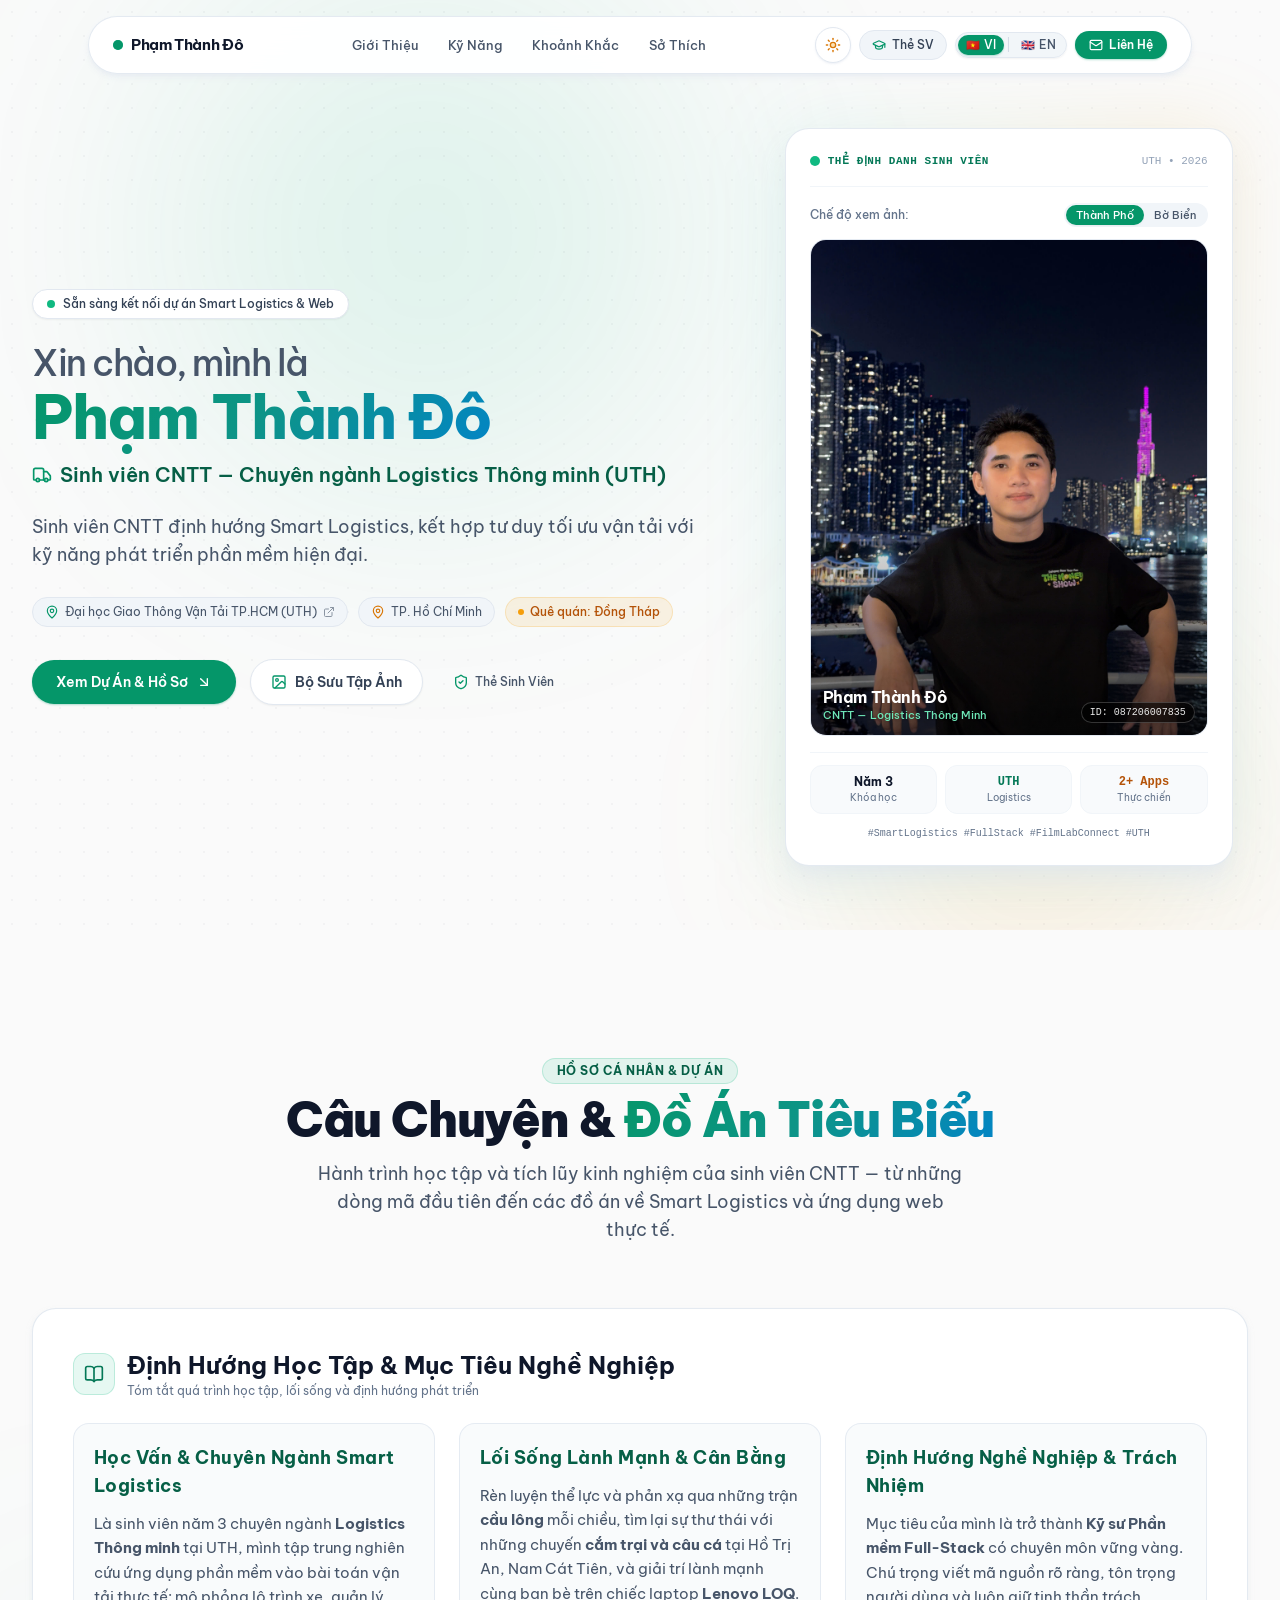
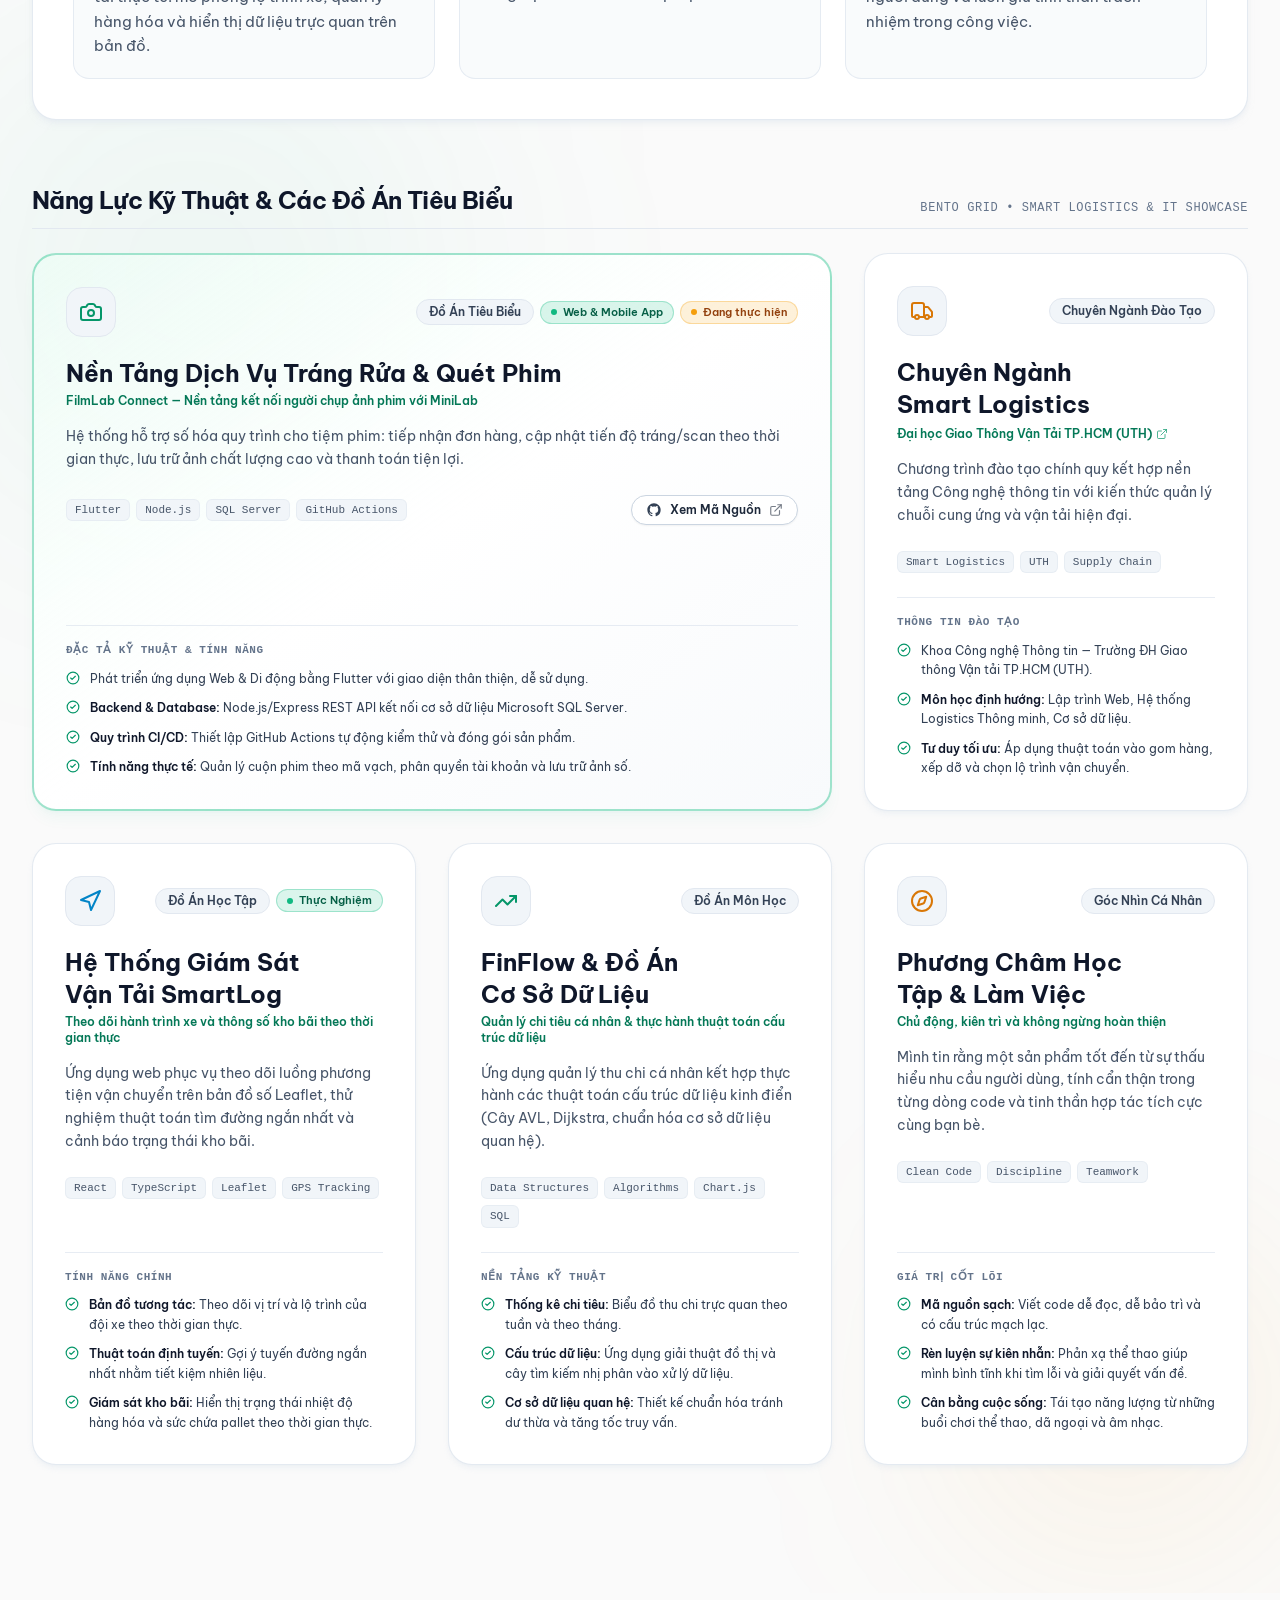
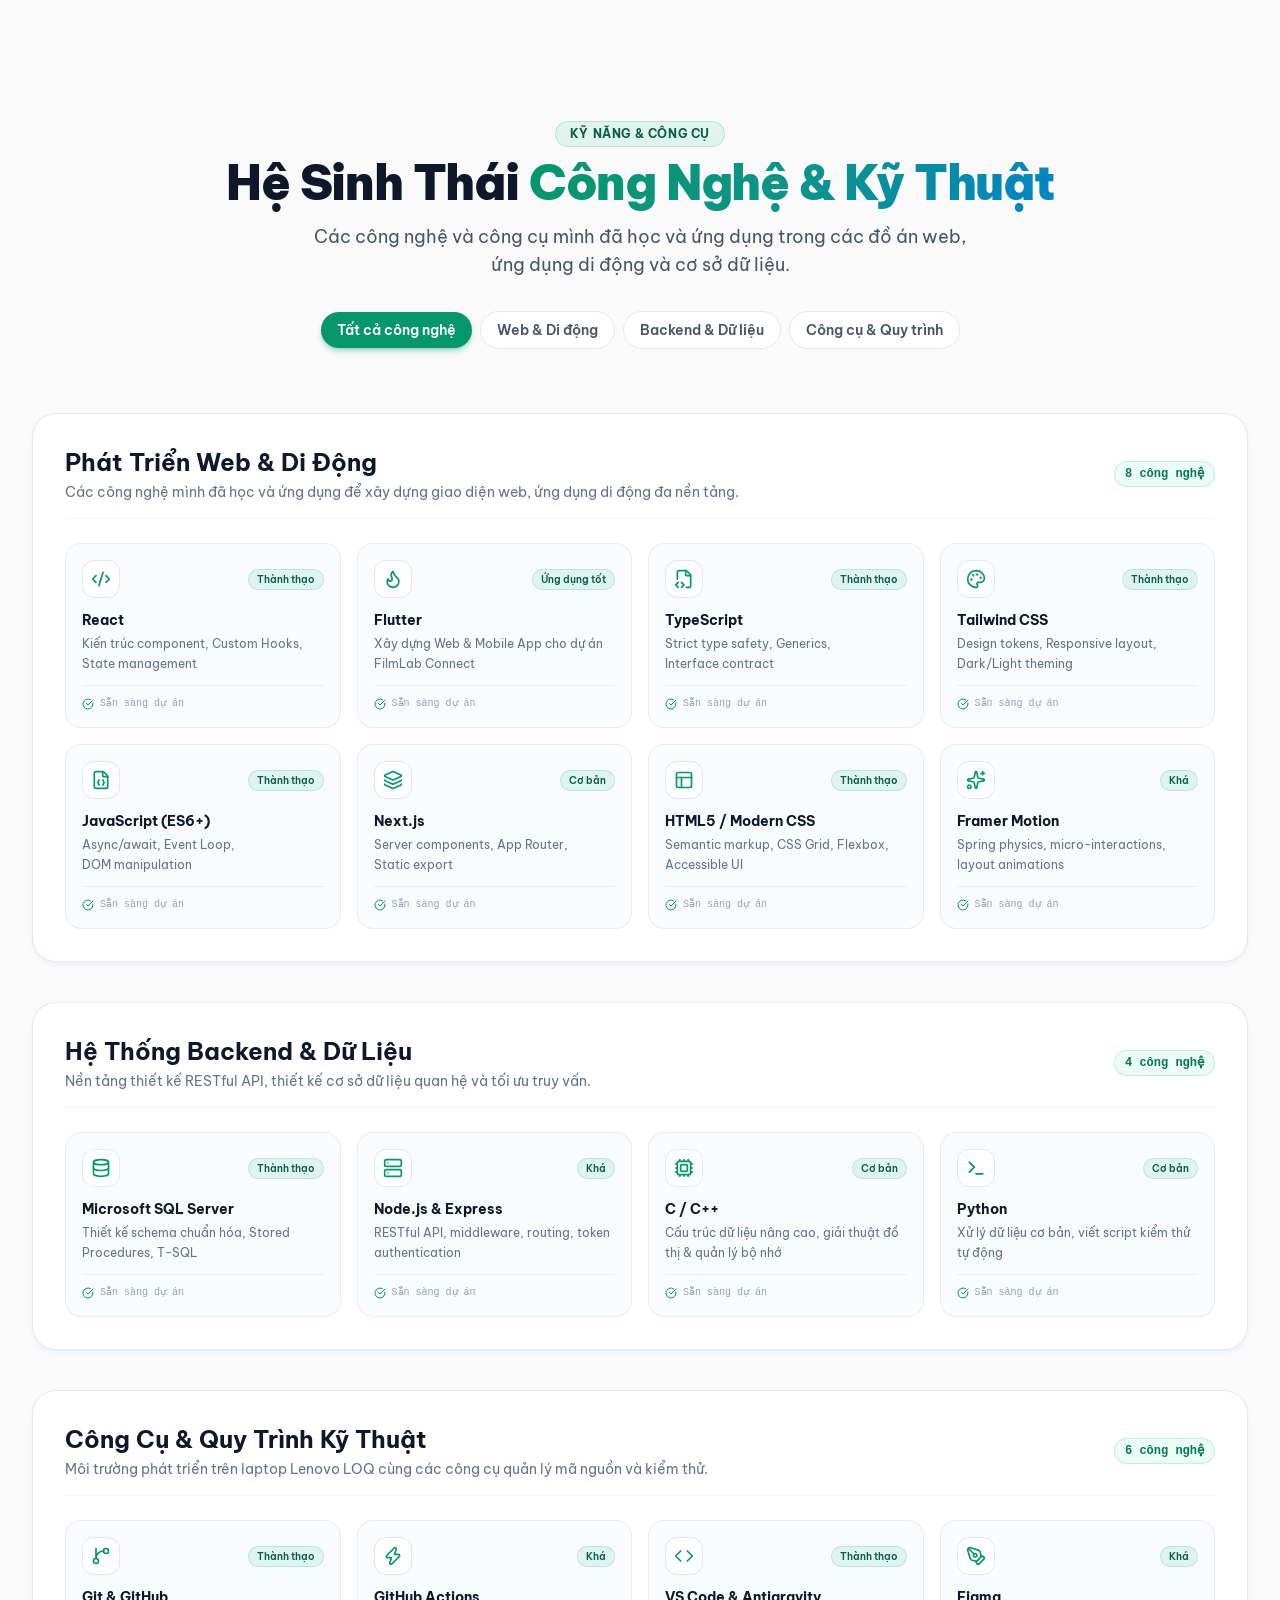
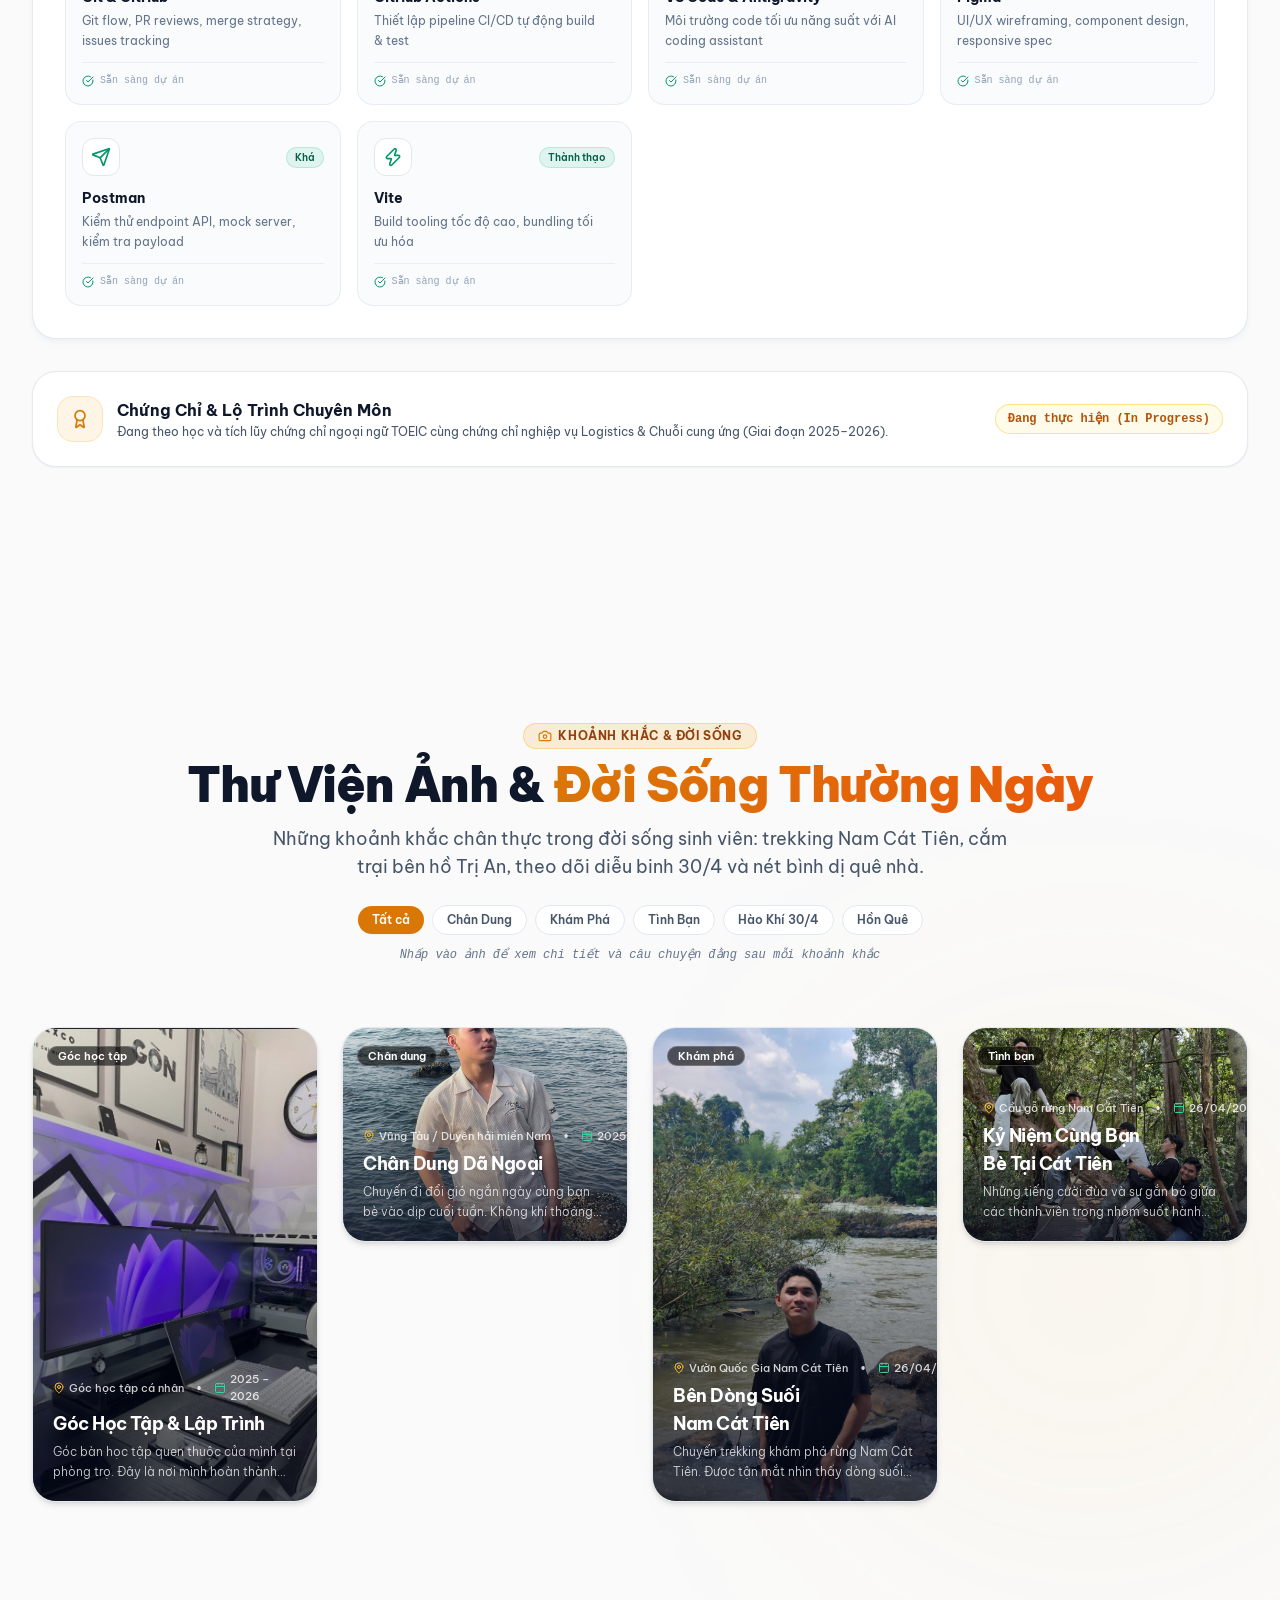
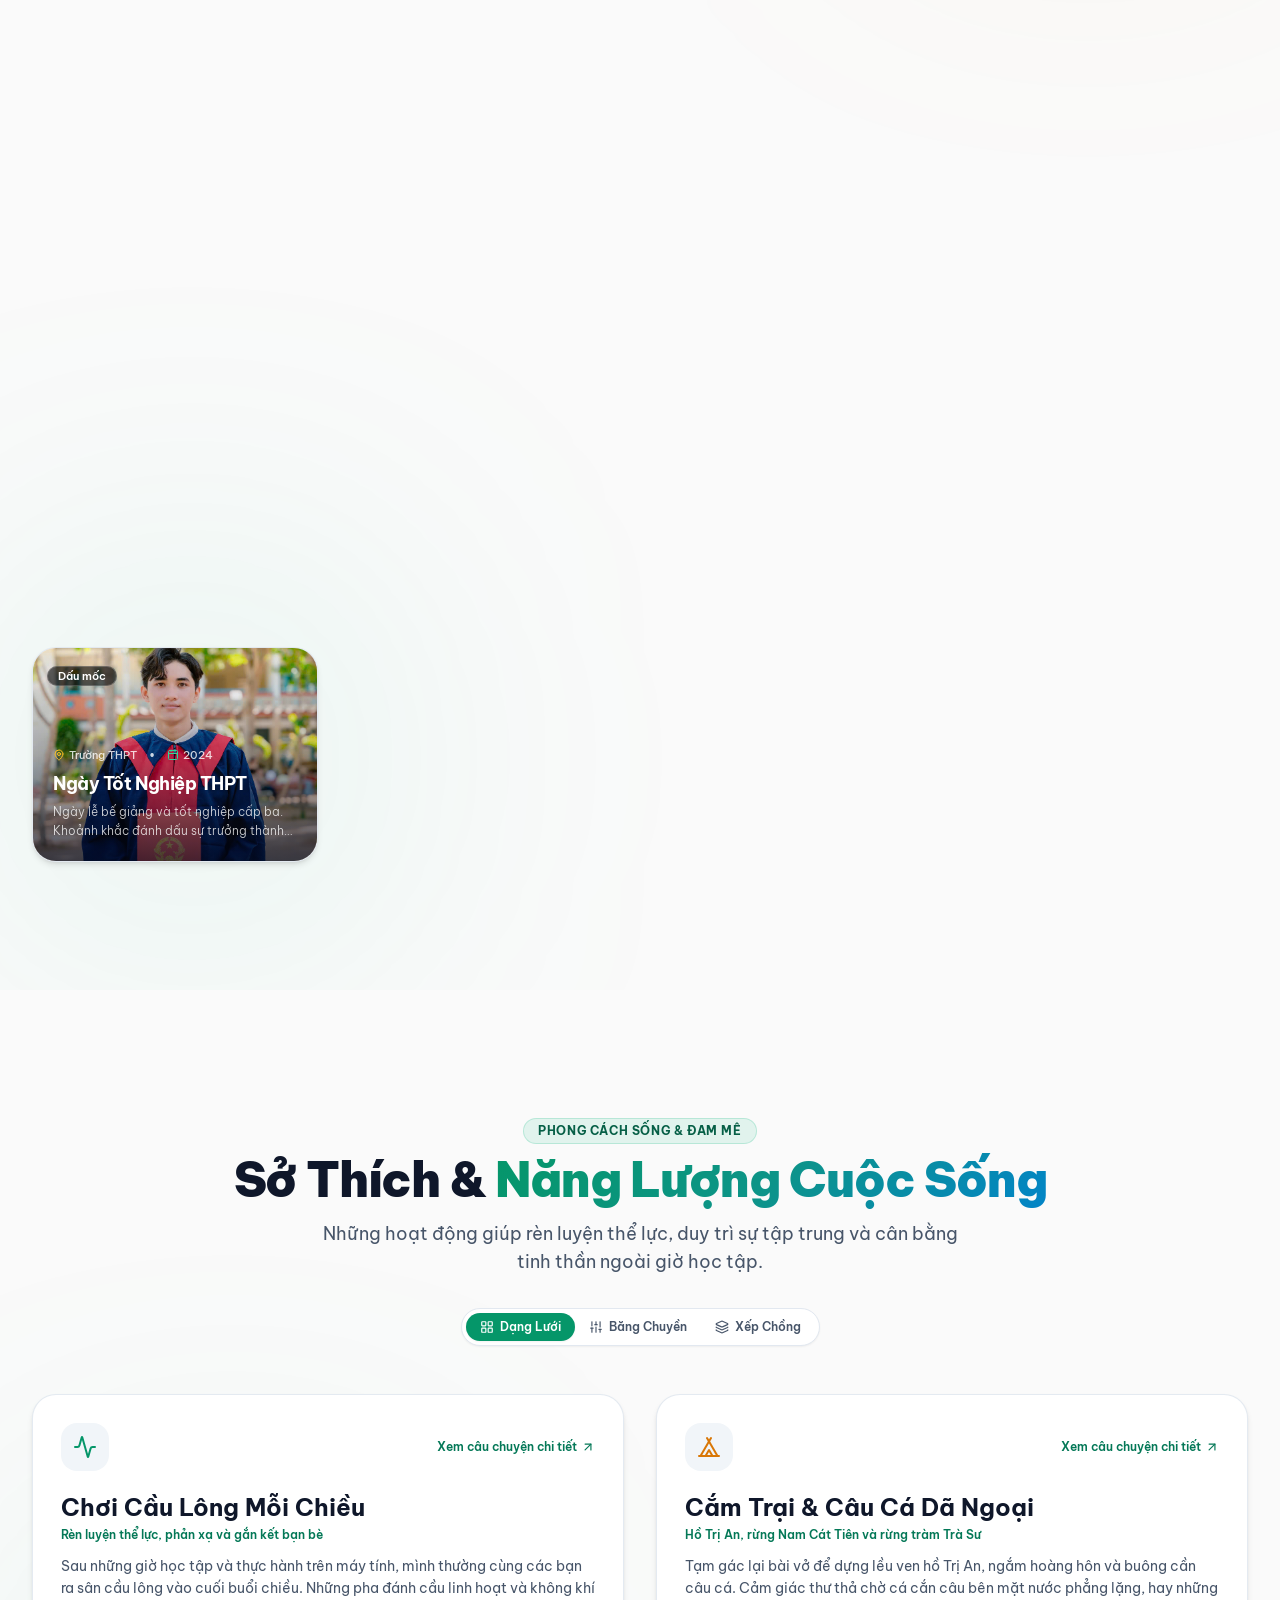
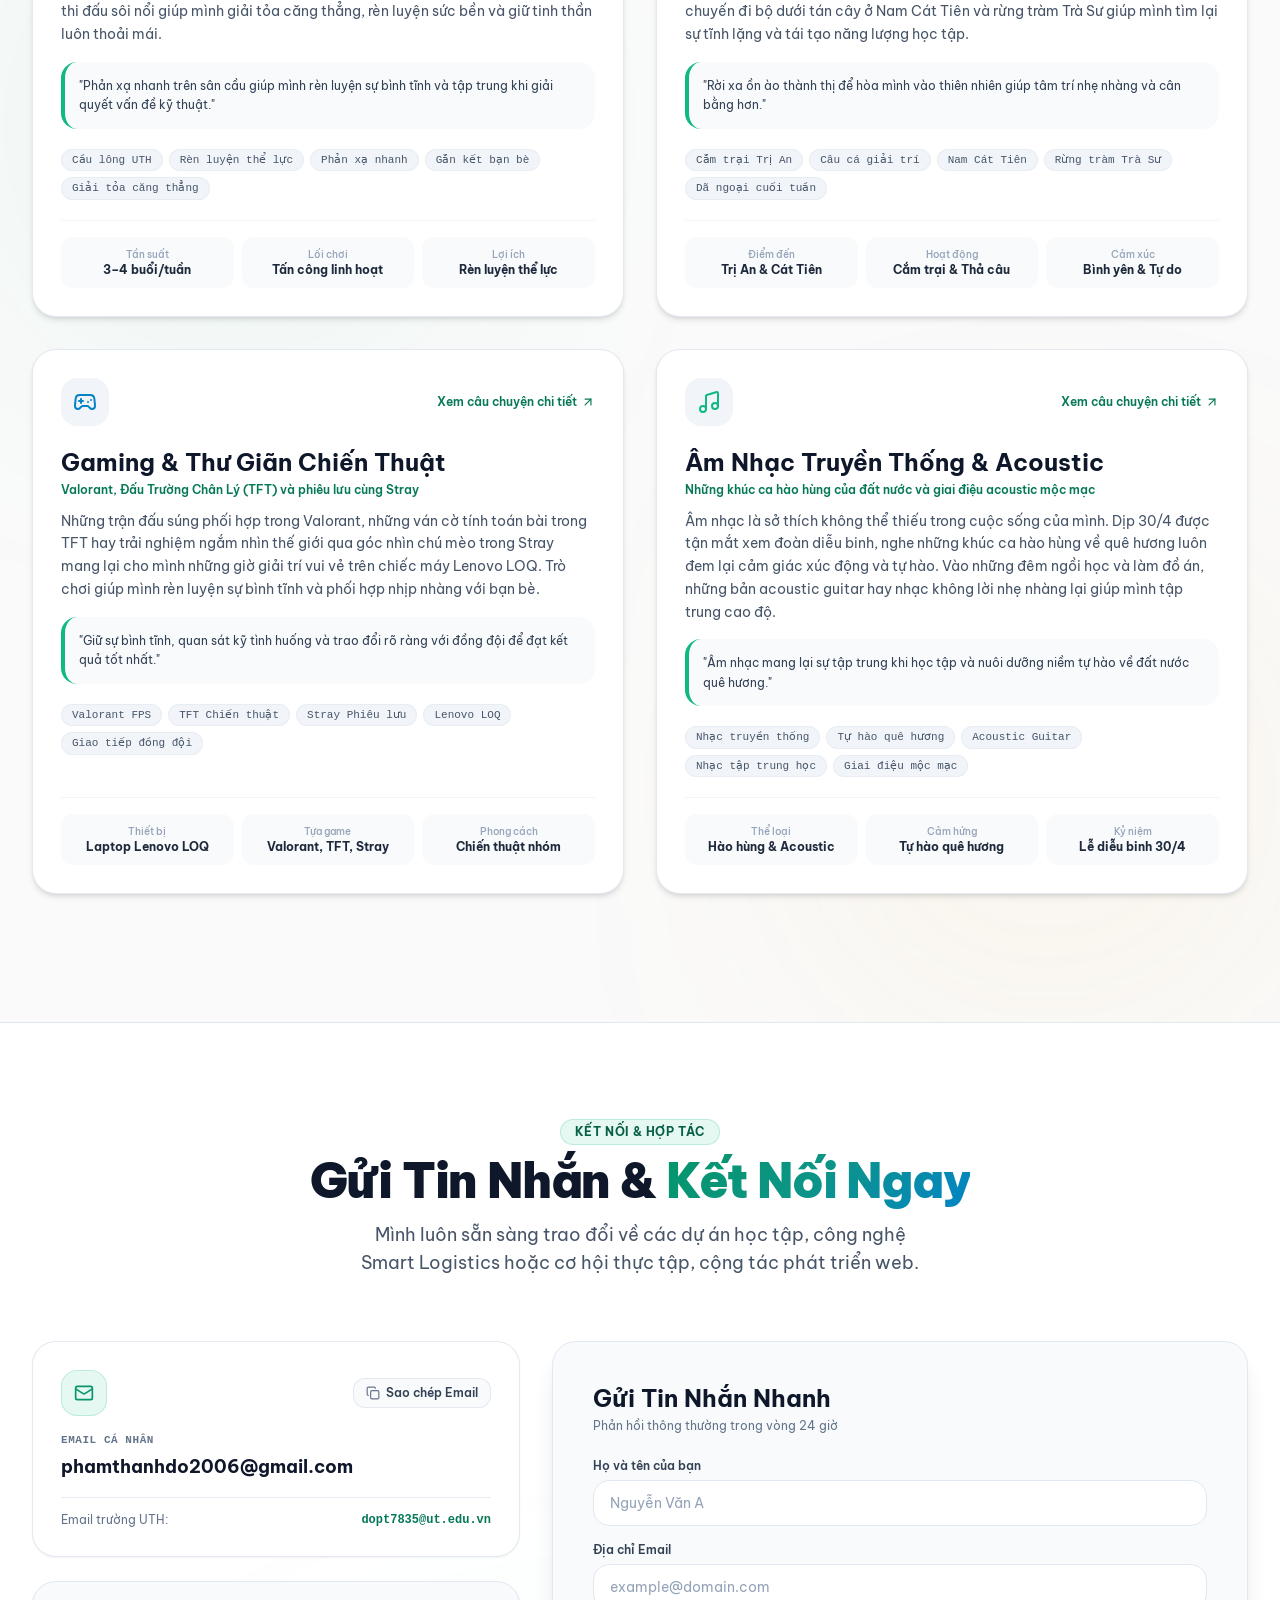
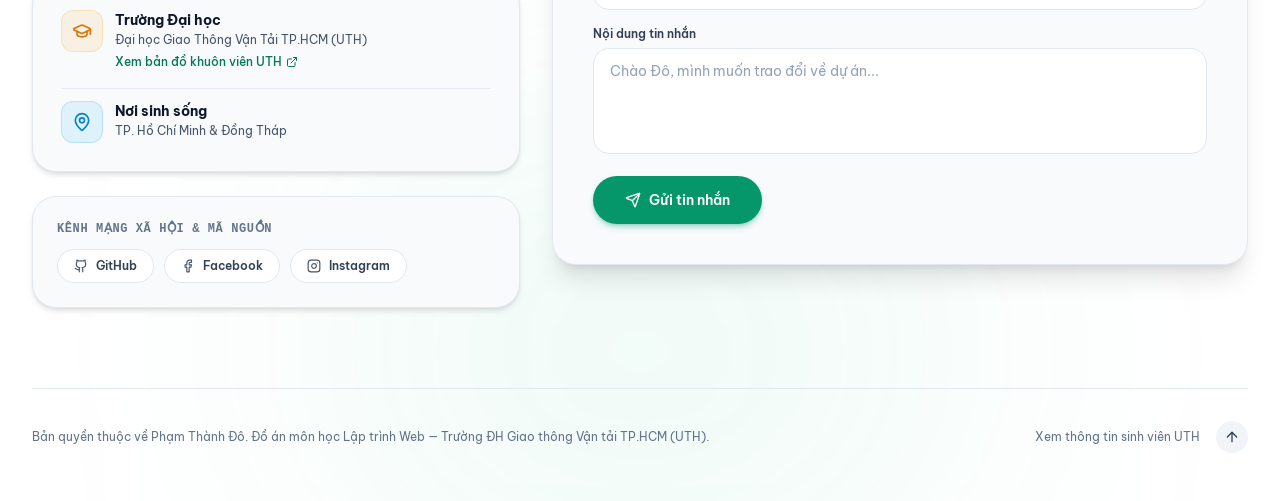
<file: members/PhamThanhDo/index.html>
<!doctype html>
<html lang="vi" class="scroll-smooth overflow-x-clip">
  <head>
    <meta charset="UTF-8" />
    <link rel="icon" type="image/svg+xml" href="./favicon.svg" />
    <meta name="viewport" content="width=device-width, initial-scale=1.0" />
    <title>Phạm Thành Đô — IT &amp; Smart Logistics Portfolio</title>
    <meta name="description" content="Hồ sơ cá nhân, dự án Smart Logistics, hệ thống FilmLab và phong cách sống của Phạm Thành Đô." />
    <!-- Google Fonts: Be Vietnam Pro & Inter (Vietnamese subset) -->
    <link rel="preconnect" href="https://fonts.googleapis.com">
    <link rel="preconnect" href="https://fonts.gstatic.com" crossorigin>
    <link href="https://fonts.googleapis.com/css2?family=Be+Vietnam+Pro:ital,wght@0,300;0,400;0,500;0,600;0,700;0,800;0,900;1,300;1,400;1,500;1,600;1,700;1,800;1,900&family=Inter:wght@300;400;500;600;700;800&subset=vietnamese&display=swap" rel="stylesheet">
    <script>
      (function() {
        try {
          const theme = localStorage.getItem('theme') || 'light';
          if (theme === 'dark') {
            document.documentElement.classList.add('dark');
          } else {
            document.documentElement.classList.remove('dark');
          }
        } catch (e) {}
      })();
    </script>
    <script type="module" crossorigin src="./assets/index-DjaM7TrY.js"></script>
    <link rel="stylesheet" crossorigin href="./assets/index-COiNA_dj.css">
  </head>
  <body class="bg-[#FAFAFA] text-[#0F172A] dark:bg-[#0A0A0A] dark:text-[#F3F4F6] font-sans antialiased min-h-screen transition-colors duration-200 overflow-x-clip">
    <div id="root" class="min-h-screen"></div>
  </body>
</html>
</file>
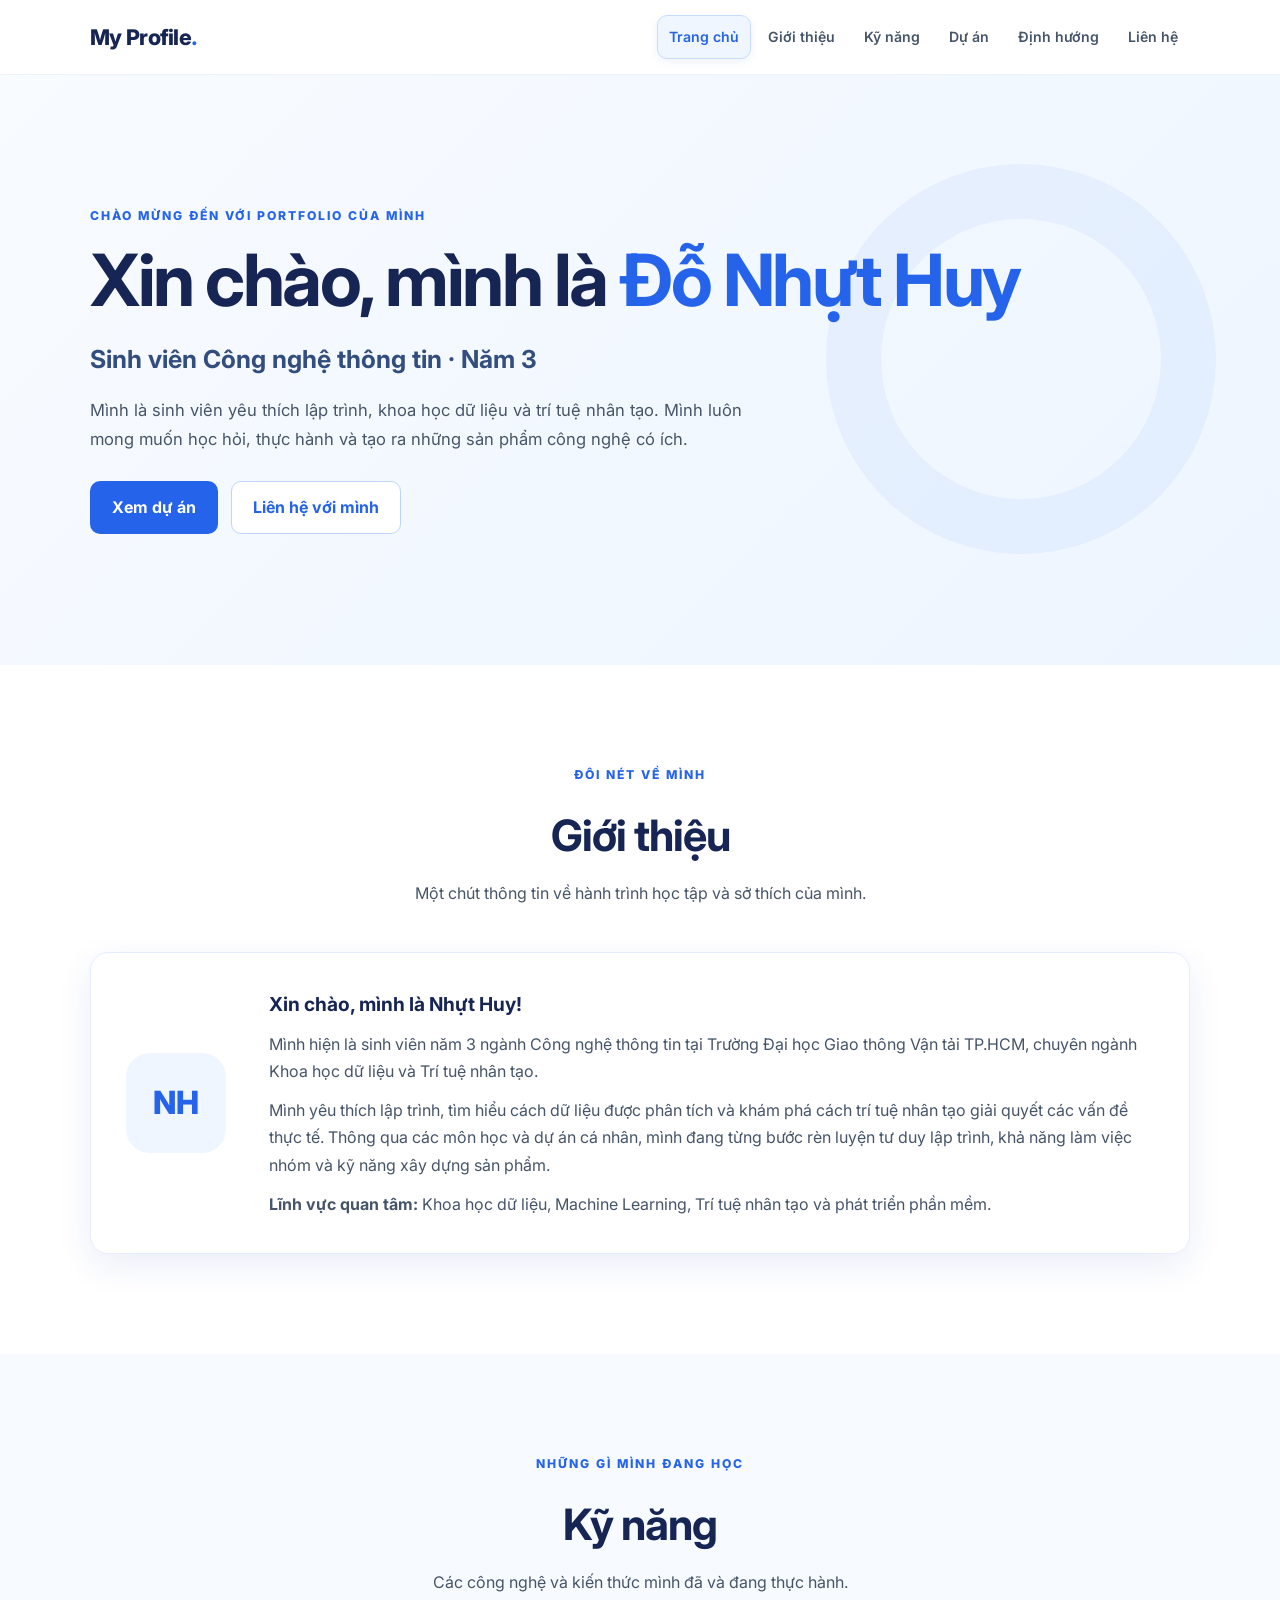
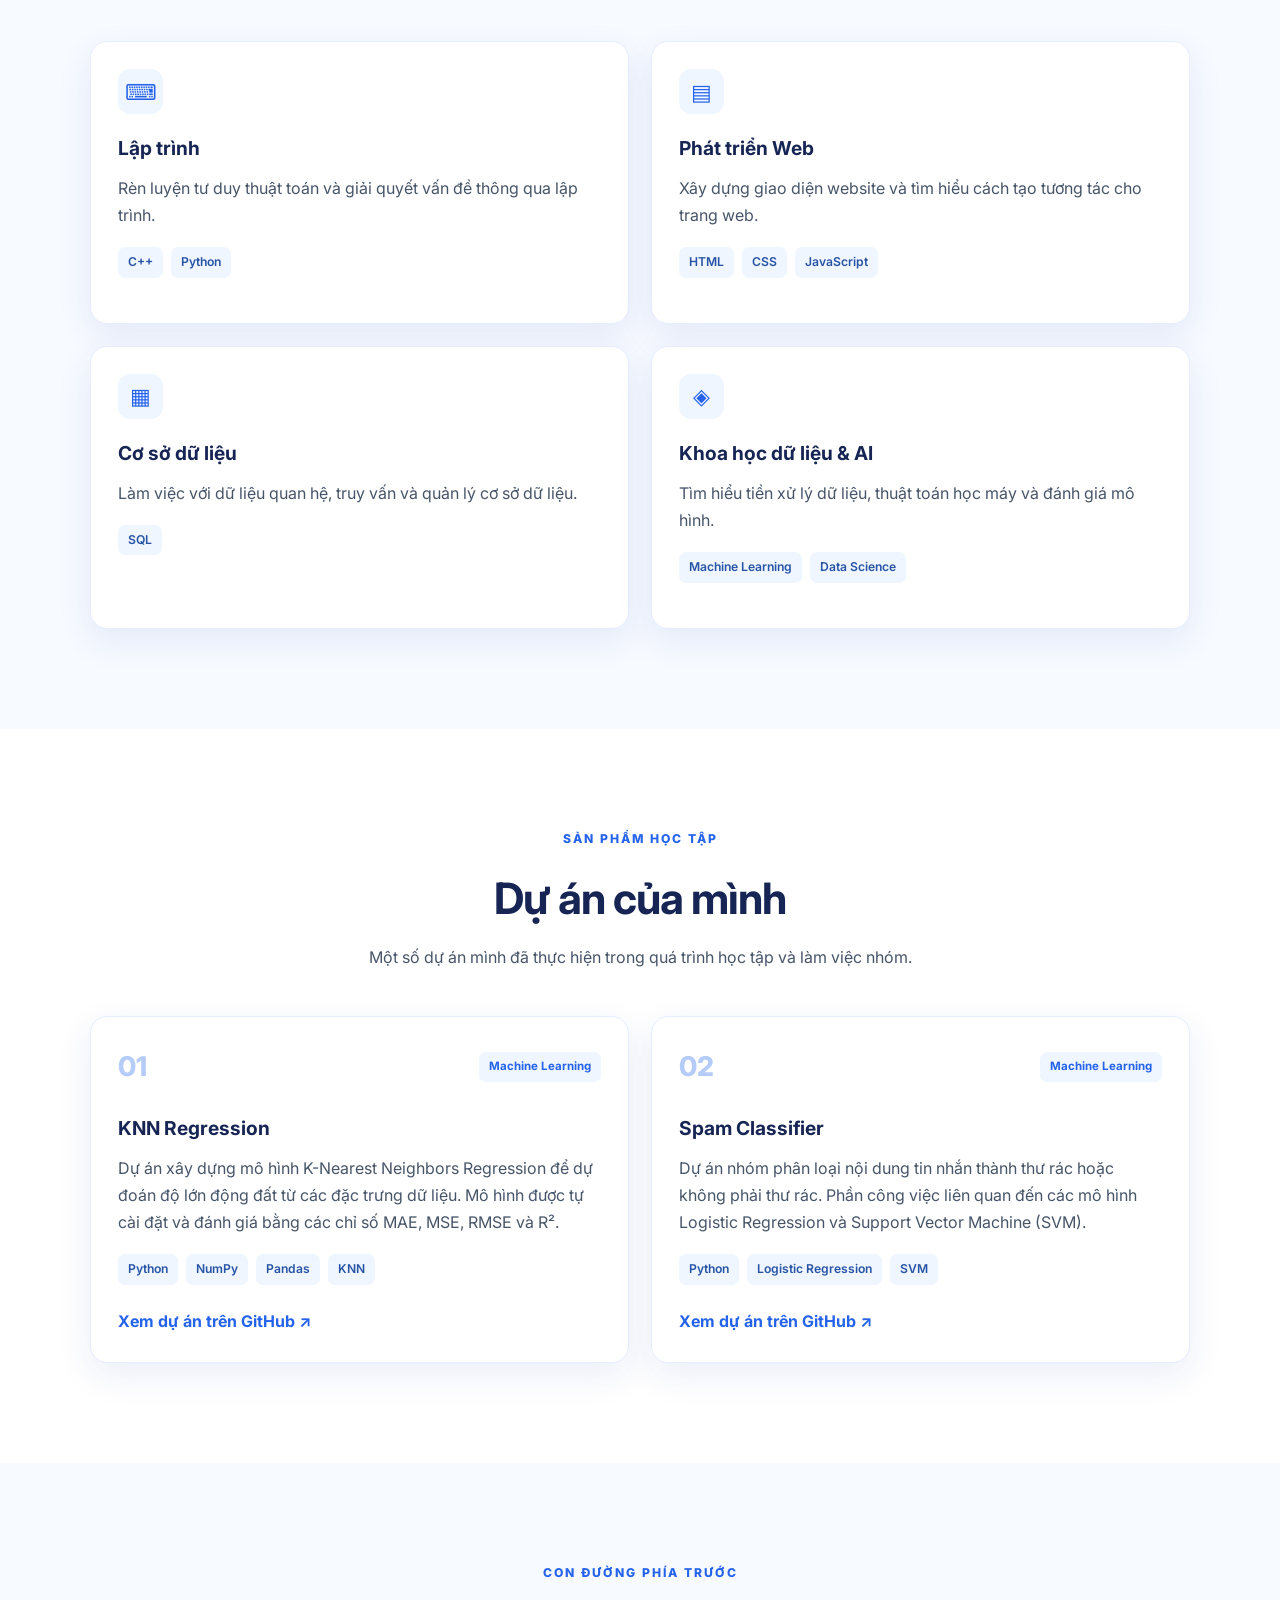
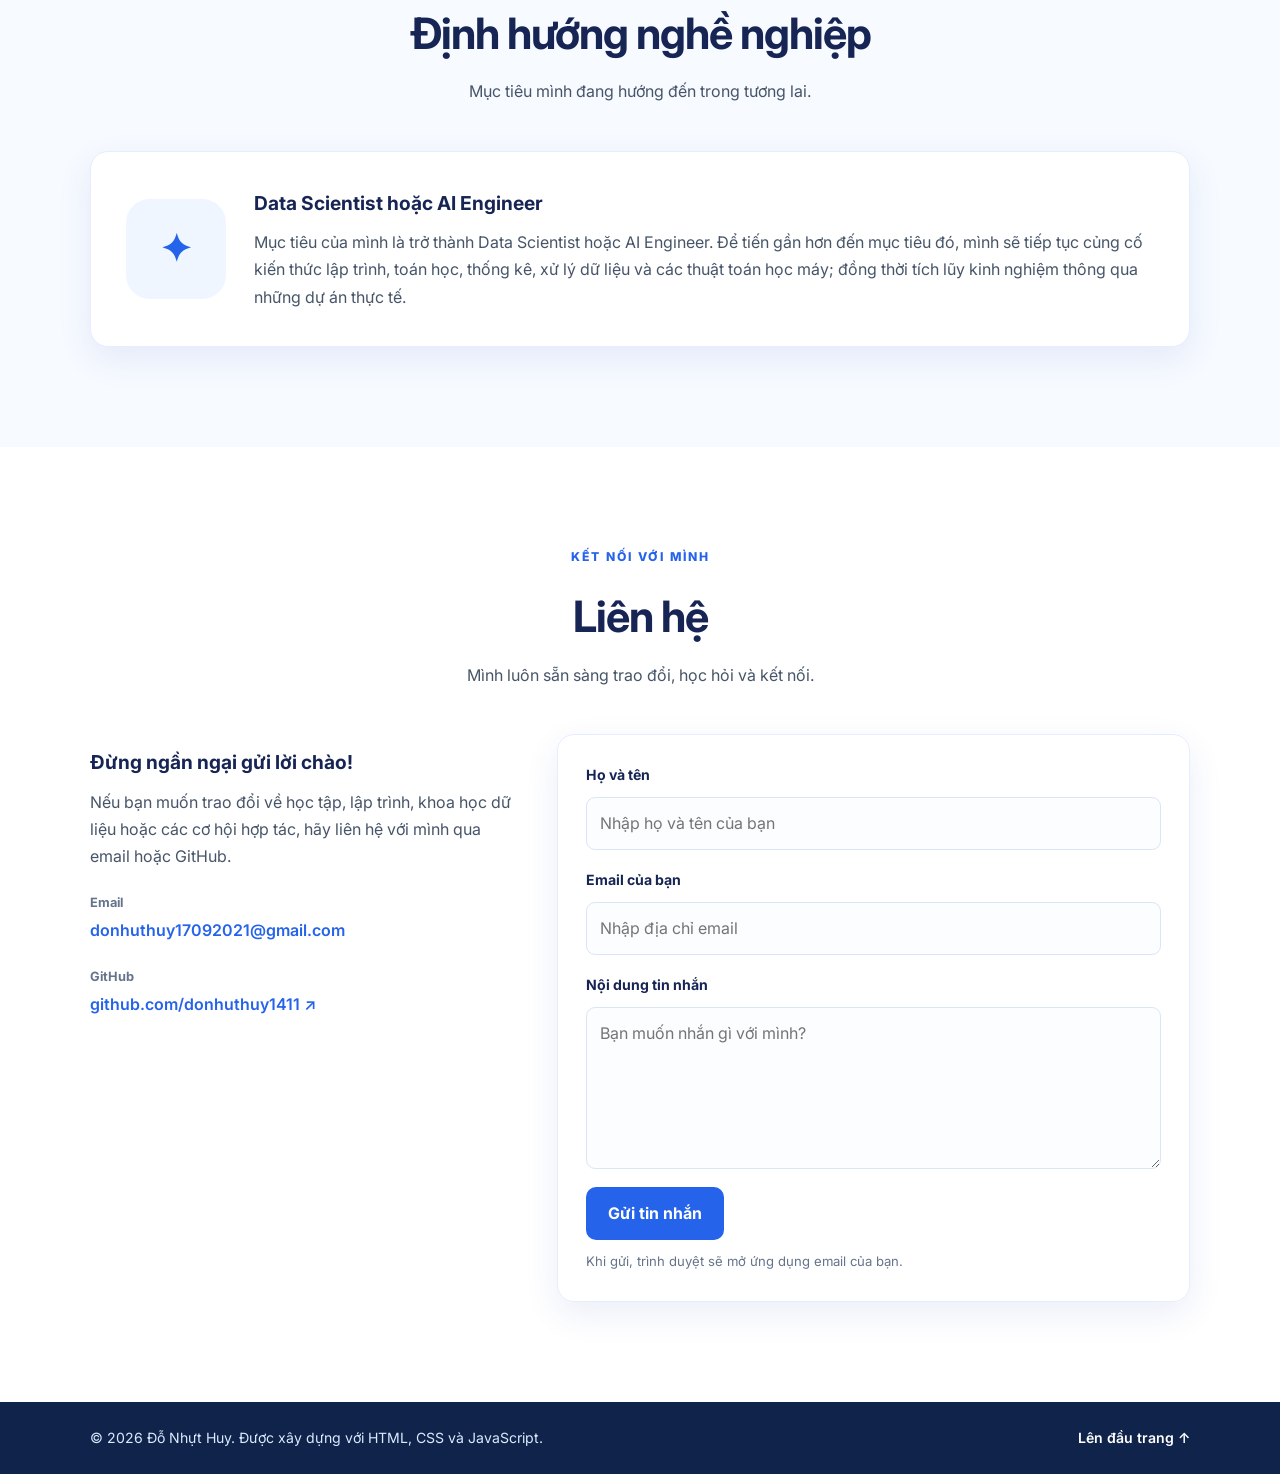
<file: members/donhuthuy.html>
<!doctype html>
<html lang="vi">
  <head>
    <meta charset="UTF-8" />
    <meta name="viewport" content="width=device-width, initial-scale=1.0" />
    <meta
      name="description"
      content="Portfolio cá nhân của Đỗ Nhựt Huy - Sinh viên Công nghệ thông tin"
    />
    <title>Đỗ Nhựt Huy | Portfolio</title>
    <link rel="stylesheet" href="../css/donhuthuy.css" />
    <script src="../js/donhuthuy.js" defer></script>
  </head>
  <body>
    <header class="site-header">
      <nav class="navbar container" aria-label="Điều hướng chính">
        <a class="logo" href="#home">My Profile<span>.</span></a>
        <button
          class="menu-toggle"
          id="menuToggle"
          aria-label="Mở menu"
          aria-expanded="false"
        >
          ☰
        </button>
        <div class="nav-links" id="navLinks">
          <a href="#home" class="active">Trang chủ</a>
          <a href="#about">Giới thiệu</a>
          <a href="#skills">Kỹ năng</a>
          <a href="#projects">Dự án</a>
          <a href="#goal">Định hướng</a>
          <a href="#contact">Liên hệ</a>
        </div>
      </nav>
    </header>

    <main>
      <section class="hero section" id="home">
        <div class="container hero-content">
          <p class="eyebrow">CHÀO MỪNG ĐẾN VỚI PORTFOLIO CỦA MÌNH</p>
          <h1>Xin chào, mình là <span>Đỗ Nhựt Huy</span></h1>
          <h2>Sinh viên Công nghệ thông tin · Năm 3</h2>
          <p class="hero-description">
            Mình là sinh viên yêu thích lập trình, khoa học dữ liệu và trí tuệ
            nhân tạo. Mình luôn mong muốn học hỏi, thực hành và tạo ra những sản
            phẩm công nghệ có ích.
          </p>
          <div class="hero-actions">
            <a class="btn btn-primary" href="#projects">Xem dự án</a>
            <a class="btn btn-outline" href="#contact">Liên hệ với mình</a>
          </div>
        </div>
        <div class="hero-decoration"></div>
      </section>

      <section class="section" id="about">
        <div class="container">
          <div class="section-heading reveal">
            <p class="eyebrow">ĐÔI NÉT VỀ MÌNH</p>
            <h2>Giới thiệu</h2>
            <p>
              Một chút thông tin về hành trình học tập và sở thích của mình.
            </p>
          </div>
          <div class="about-card reveal">
            <div class="about-mark">NH</div>
            <div>
              <h3>Xin chào, mình là Nhựt Huy!</h3>
              <p>
                Mình hiện là sinh viên năm 3 ngành Công nghệ thông tin tại
                Trường Đại học Giao thông Vận tải TP.HCM, chuyên ngành Khoa học
                dữ liệu và Trí tuệ nhân tạo.
              </p>
              <p>
                Mình yêu thích lập trình, tìm hiểu cách dữ liệu được phân tích
                và khám phá cách trí tuệ nhân tạo giải quyết các vấn đề thực tế.
                Thông qua các môn học và dự án cá nhân, mình đang từng bước rèn
                luyện tư duy lập trình, khả năng làm việc nhóm và kỹ năng xây
                dựng sản phẩm.
              </p>
              <p>
                <strong>Lĩnh vực quan tâm:</strong> Khoa học dữ liệu, Machine
                Learning, Trí tuệ nhân tạo và phát triển phần mềm.
              </p>
            </div>
          </div>
        </div>
      </section>

      <section class="section section-soft" id="skills">
        <div class="container">
          <div class="section-heading reveal">
            <p class="eyebrow">NHỮNG GÌ MÌNH ĐANG HỌC</p>
            <h2>Kỹ năng</h2>
            <p>Các công nghệ và kiến thức mình đã và đang thực hành.</p>
          </div>
          <div class="skill-grid">
            <article class="info-card reveal">
              <div class="card-icon">⌨</div>
              <h3>Lập trình</h3>
              <p>
                Rèn luyện tư duy thuật toán và giải quyết vấn đề thông qua lập
                trình.
              </p>
              <div class="tags"><span>C++</span><span>Python</span></div>
            </article>
            <article class="info-card reveal">
              <div class="card-icon">▤</div>
              <h3>Phát triển Web</h3>
              <p>
                Xây dựng giao diện website và tìm hiểu cách tạo tương tác cho
                trang web.
              </p>
              <div class="tags">
                <span>HTML</span><span>CSS</span><span>JavaScript</span>
              </div>
            </article>
            <article class="info-card reveal">
              <div class="card-icon">▦</div>
              <h3>Cơ sở dữ liệu</h3>
              <p>
                Làm việc với dữ liệu quan hệ, truy vấn và quản lý cơ sở dữ liệu.
              </p>
              <div class="tags"><span>SQL</span></div>
            </article>
            <article class="info-card reveal">
              <div class="card-icon">◈</div>
              <h3>Khoa học dữ liệu & AI</h3>
              <p>
                Tìm hiểu tiền xử lý dữ liệu, thuật toán học máy và đánh giá mô
                hình.
              </p>
              <div class="tags">
                <span>Machine Learning</span><span>Data Science</span>
              </div>
            </article>
          </div>
        </div>
      </section>

      <section class="section" id="projects">
        <div class="container">
          <div class="section-heading reveal">
            <p class="eyebrow">SẢN PHẨM HỌC TẬP</p>
            <h2>Dự án của mình</h2>
            <p>
              Một số dự án mình đã thực hiện trong quá trình học tập và làm việc
              nhóm.
            </p>
          </div>
          <div class="project-grid">
            <article class="project-card reveal">
              <div class="project-top">
                <span class="project-number">01</span
                ><span class="project-type">Machine Learning</span>
              </div>
              <h3>KNN Regression</h3>
              <p>
                Dự án xây dựng mô hình K-Nearest Neighbors Regression để dự đoán
                độ lớn động đất từ các đặc trưng dữ liệu. Mô hình được tự cài
                đặt và đánh giá bằng các chỉ số MAE, MSE, RMSE và R².
              </p>
              <div class="tags">
                <span>Python</span><span>NumPy</span><span>Pandas</span
                ><span>KNN</span>
              </div>
              <a
                class="text-link"
                href="https://github.com/donhuthuy1411/KNN-Regression"
                target="_blank"
                rel="noopener"
                >Xem dự án trên GitHub ↗</a
              >
            </article>
            <article class="project-card reveal">
              <div class="project-top">
                <span class="project-number">02</span
                ><span class="project-type">Machine Learning</span>
              </div>
              <h3>Spam Classifier</h3>
              <p>
                Dự án nhóm phân loại nội dung tin nhắn thành thư rác hoặc không
                phải thư rác. Phần công việc liên quan đến các mô hình Logistic
                Regression và Support Vector Machine (SVM).
              </p>
              <div class="tags">
                <span>Python</span><span>Logistic Regression</span
                ><span>SVM</span>
              </div>
              <a
                class="text-link"
                href="https://github.com/khaiq1306-lab/spam-classifier"
                target="_blank"
                rel="noopener"
                >Xem dự án trên GitHub ↗</a
              >
            </article>
          </div>
        </div>
      </section>

      <section class="section section-soft" id="goal">
        <div class="container">
          <div class="section-heading reveal">
            <p class="eyebrow">CON ĐƯỜNG PHÍA TRƯỚC</p>
            <h2>Định hướng nghề nghiệp</h2>
            <p>Mục tiêu mình đang hướng đến trong tương lai.</p>
          </div>
          <div class="goal-card reveal">
            <div class="goal-icon">✦</div>
            <div>
              <h3>Data Scientist hoặc AI Engineer</h3>
              <p>
                Mục tiêu của mình là trở thành Data Scientist hoặc AI Engineer.
                Để tiến gần hơn đến mục tiêu đó, mình sẽ tiếp tục củng cố kiến
                thức lập trình, toán học, thống kê, xử lý dữ liệu và các thuật
                toán học máy; đồng thời tích lũy kinh nghiệm thông qua những dự
                án thực tế.
              </p>
            </div>
          </div>
        </div>
      </section>

      <section class="section" id="contact">
        <div class="container">
          <div class="section-heading reveal">
            <p class="eyebrow">KẾT NỐI VỚI MÌNH</p>
            <h2>Liên hệ</h2>
            <p>Mình luôn sẵn sàng trao đổi, học hỏi và kết nối.</p>
          </div>
          <div class="contact-layout">
            <div class="contact-intro reveal">
              <h3>Đừng ngần ngại gửi lời chào!</h3>
              <p>
                Nếu bạn muốn trao đổi về học tập, lập trình, khoa học dữ liệu
                hoặc các cơ hội hợp tác, hãy liên hệ với mình qua email hoặc
                GitHub.
              </p>
              <div class="contact-item">
                <span>Email</span
                ><a href="mailto:donhuthuy17092021@gmail.com"
                  >donhuthuy17092021@gmail.com</a
                >
              </div>
              <div class="contact-item">
                <span>GitHub</span
                ><a
                  href="https://github.com/donhuthuy1411"
                  target="_blank"
                  rel="noopener"
                  >github.com/donhuthuy1411 ↗</a
                >
              </div>
            </div>
            <form class="contact-form reveal" id="contactForm">
              <label for="name">Họ và tên</label>
              <input
                id="name"
                name="name"
                type="text"
                placeholder="Nhập họ và tên của bạn"
                required
              />
              <label for="email">Email của bạn</label>
              <input
                id="email"
                name="email"
                type="email"
                placeholder="Nhập địa chỉ email"
                required
              />
              <label for="message">Nội dung tin nhắn</label>
              <textarea
                id="message"
                name="message"
                rows="5"
                placeholder="Bạn muốn nhắn gì với mình?"
                required
              ></textarea>
              <button class="btn btn-primary" type="submit">
                Gửi tin nhắn
              </button>
              <p class="form-note" id="formNote" aria-live="polite">
                Khi gửi, trình duyệt sẽ mở ứng dụng email của bạn.
              </p>
            </form>
          </div>
        </div>
      </section>
    </main>

    <footer class="footer">
      <div class="container footer-content">
        <p>
          © <span id="year"></span> Đỗ Nhựt Huy. Được xây dựng với HTML, CSS và
          JavaScript.
        </p>
        <a href="#home">Lên đầu trang ↑</a>
      </div>
    </footer>
    <button id="backToTop" class="back-to-top" aria-label="Lên đầu trang">
      ↑
    </button>
  </body>
</html>
</file>
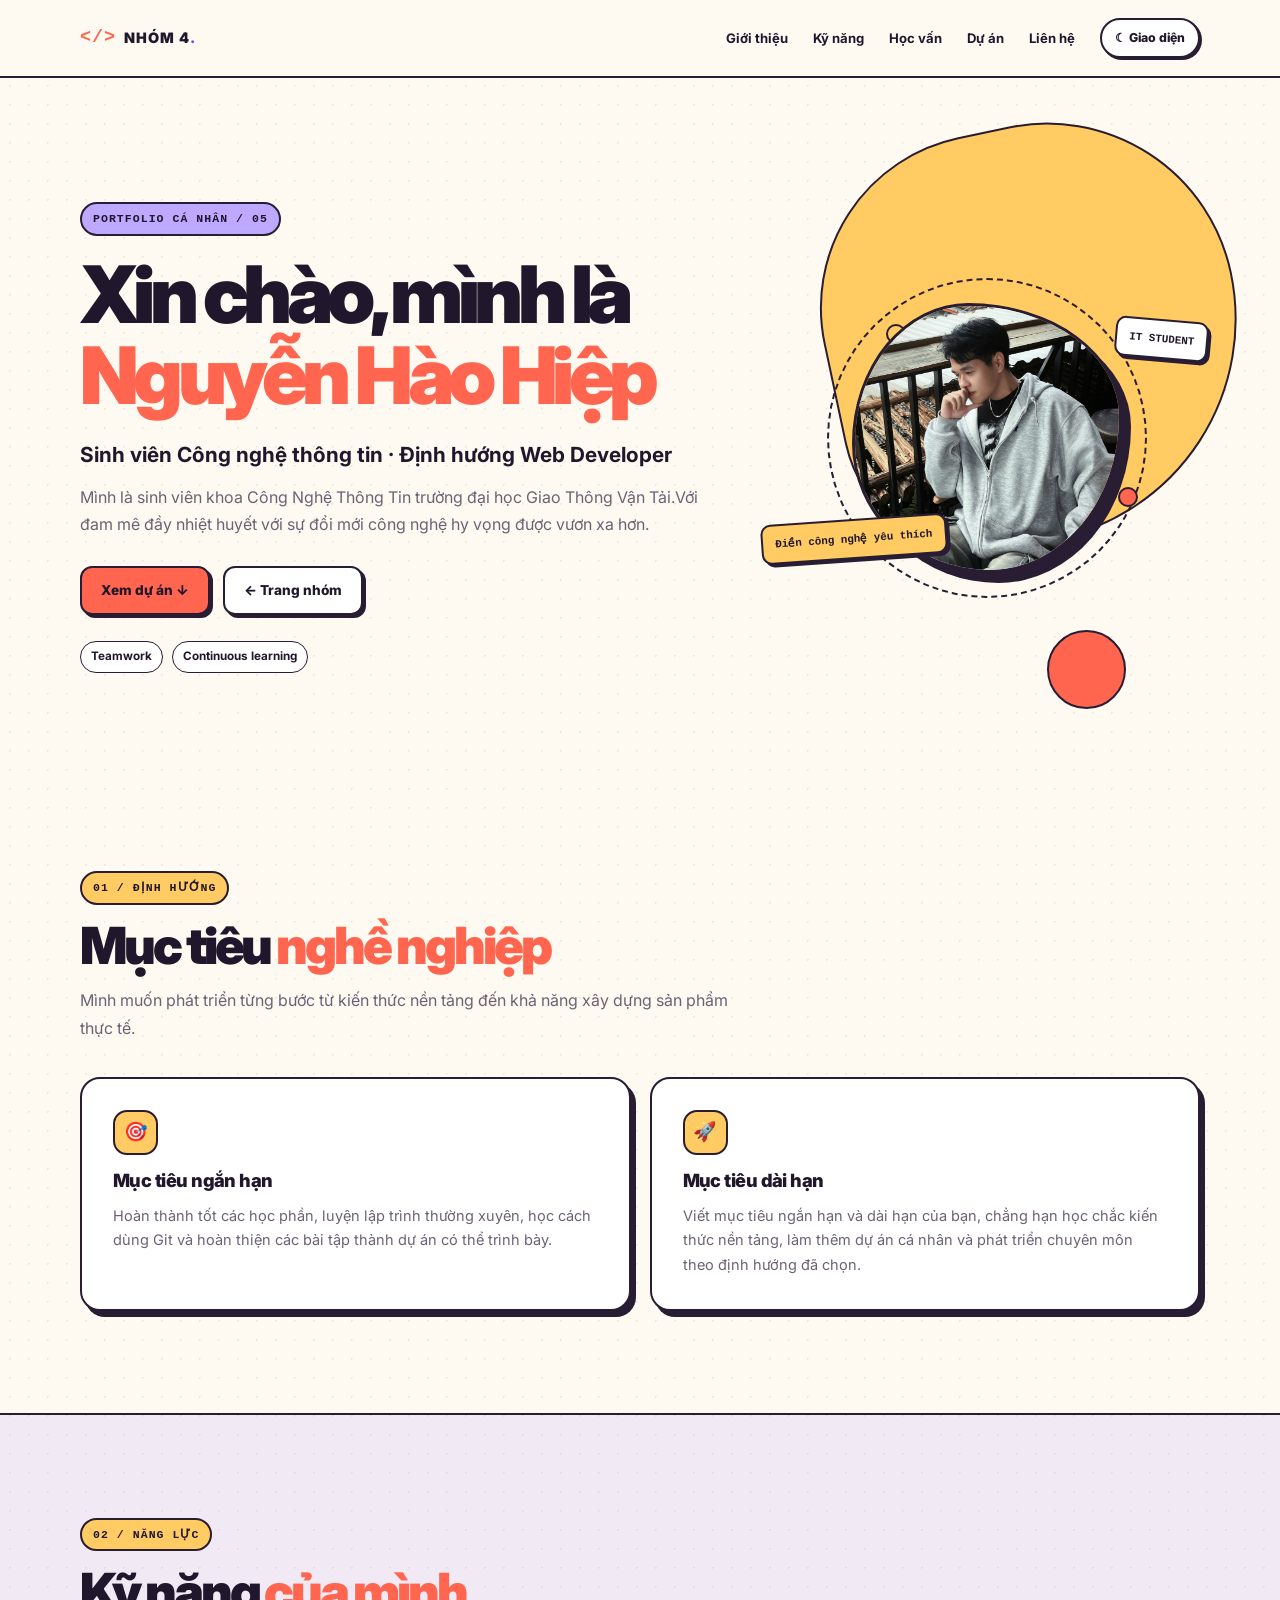
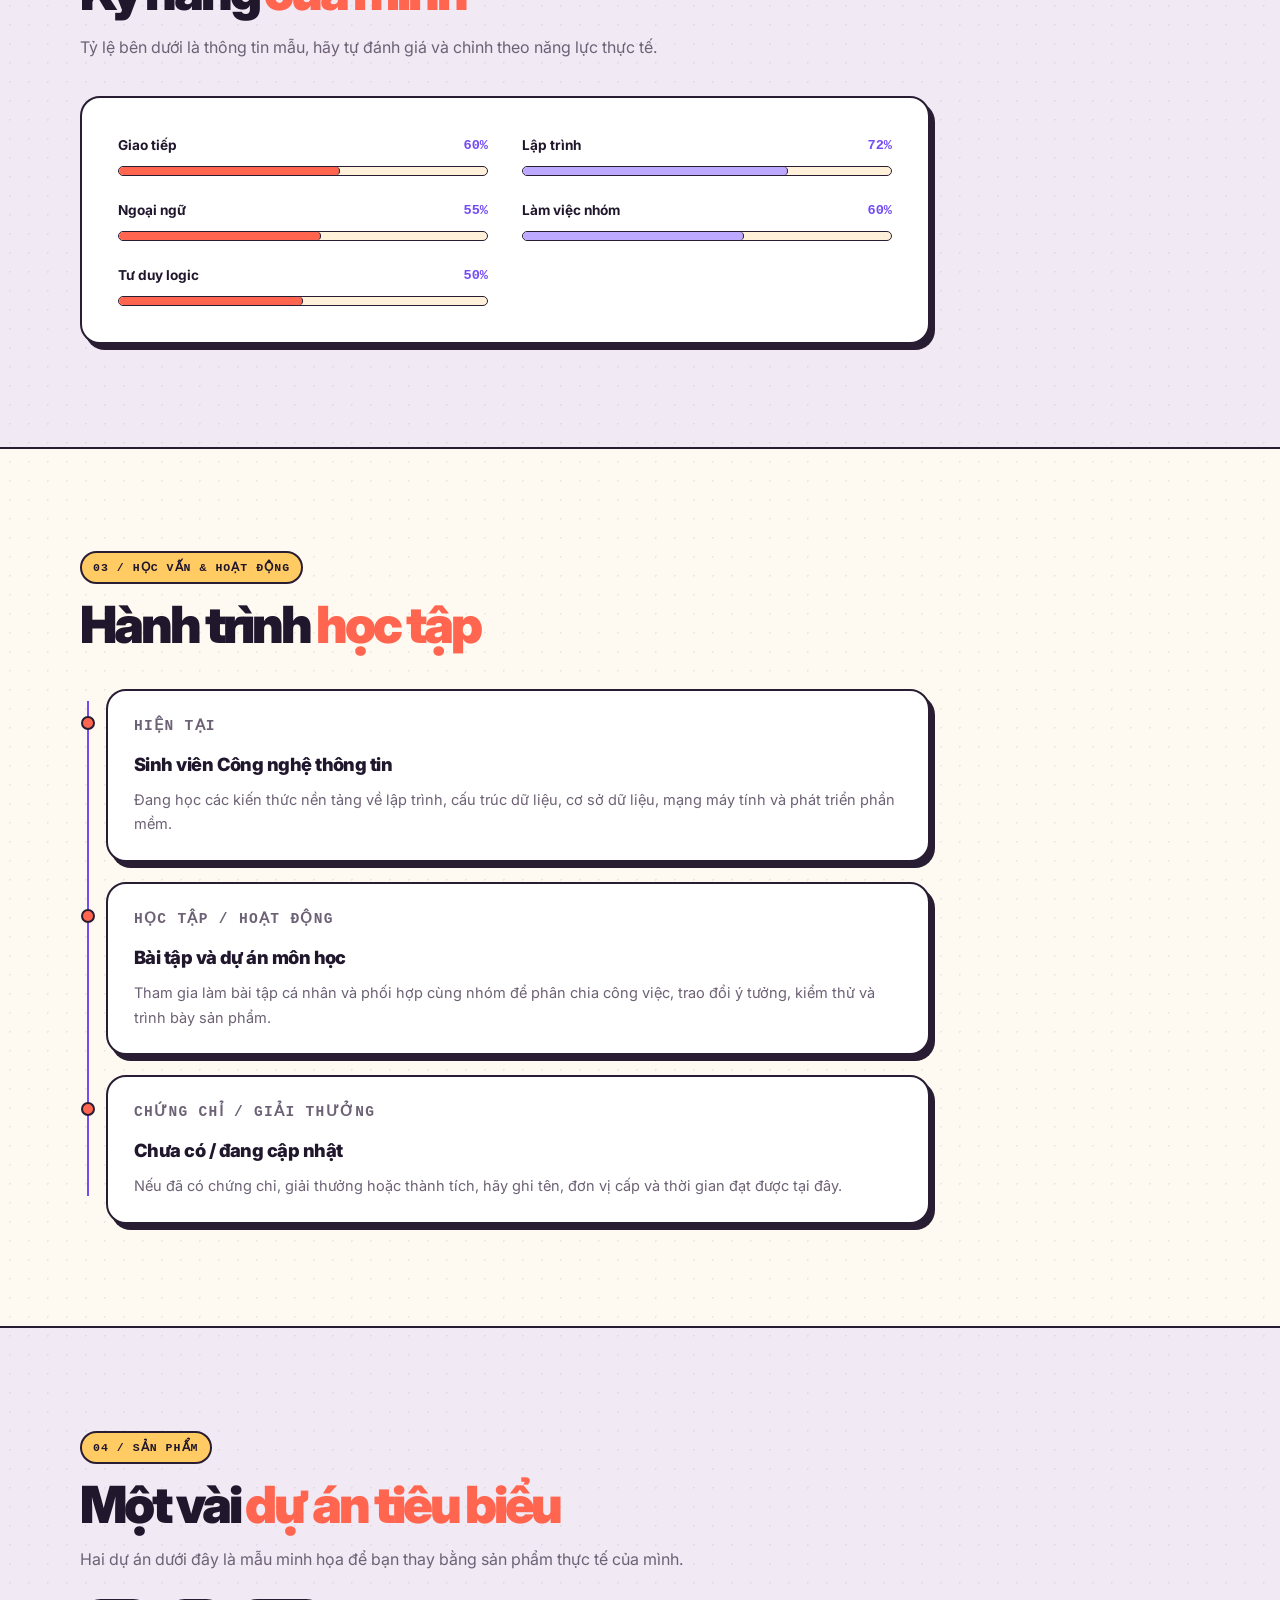
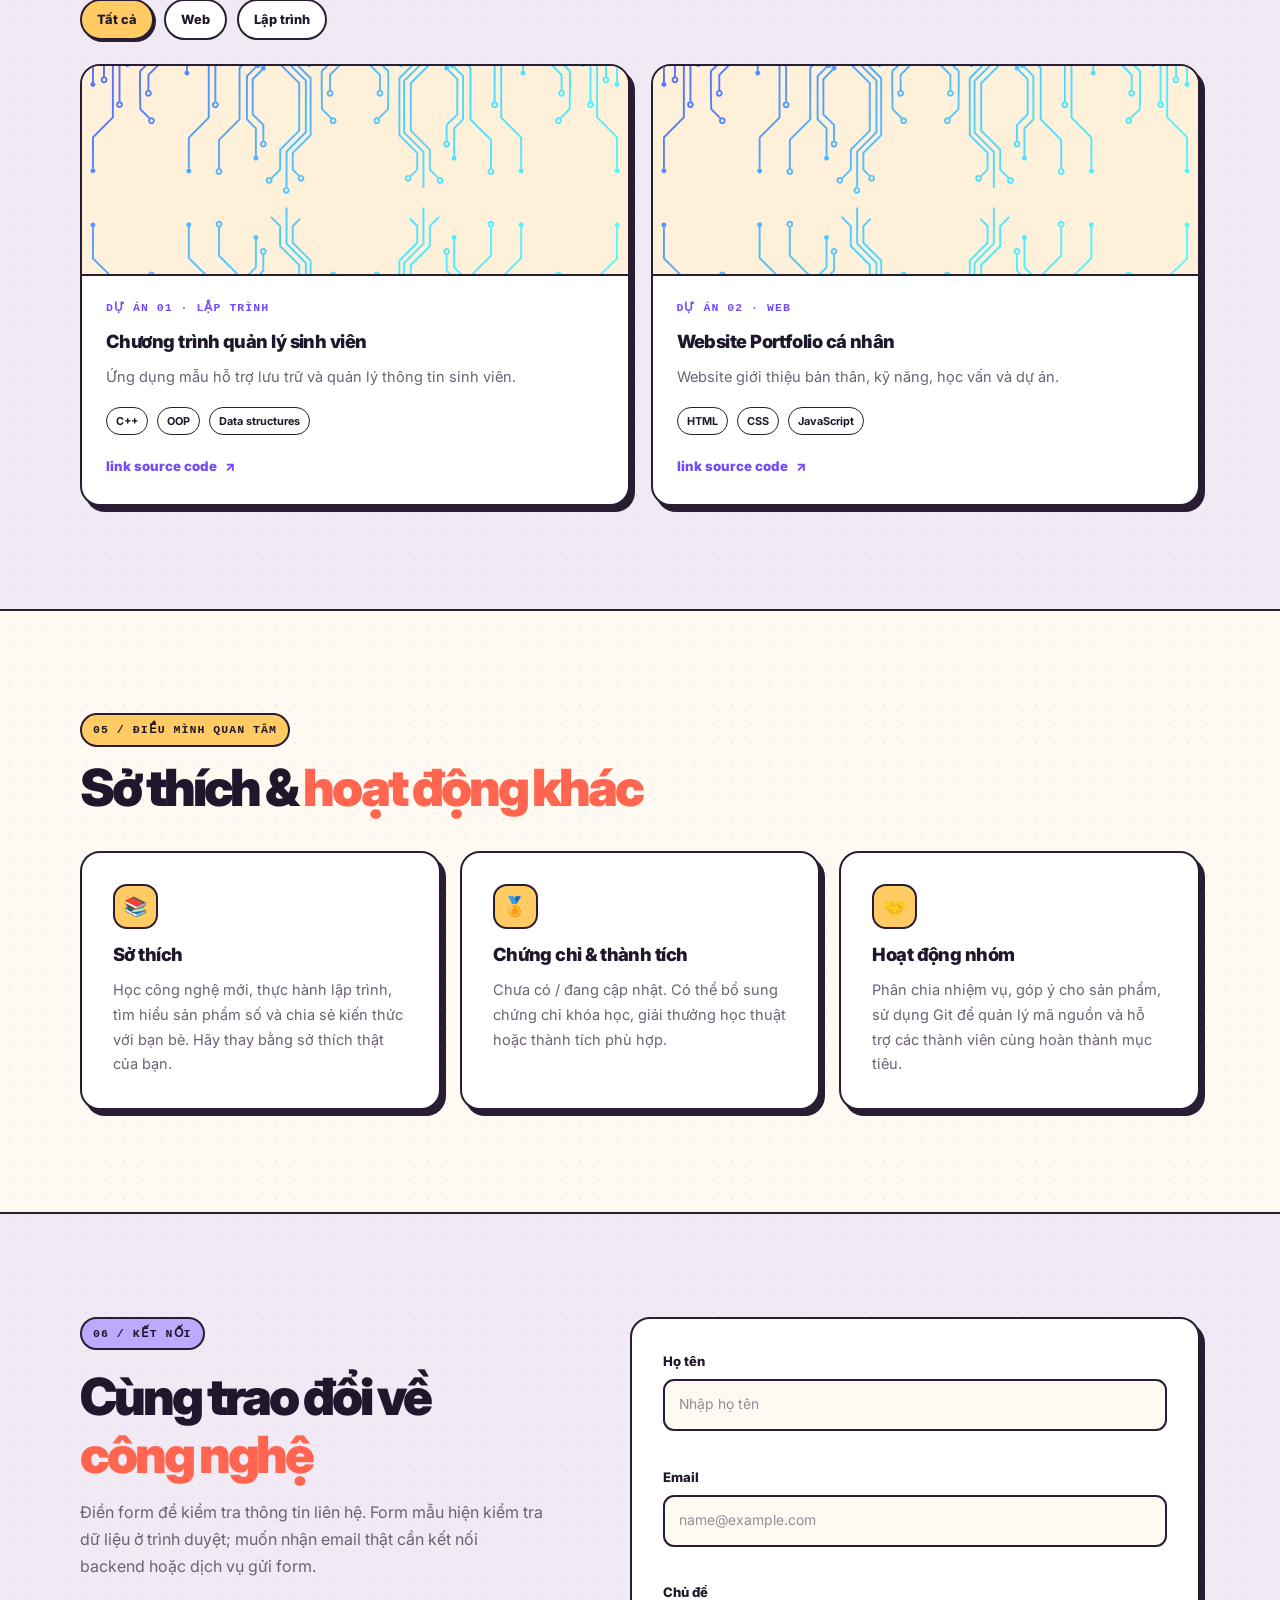
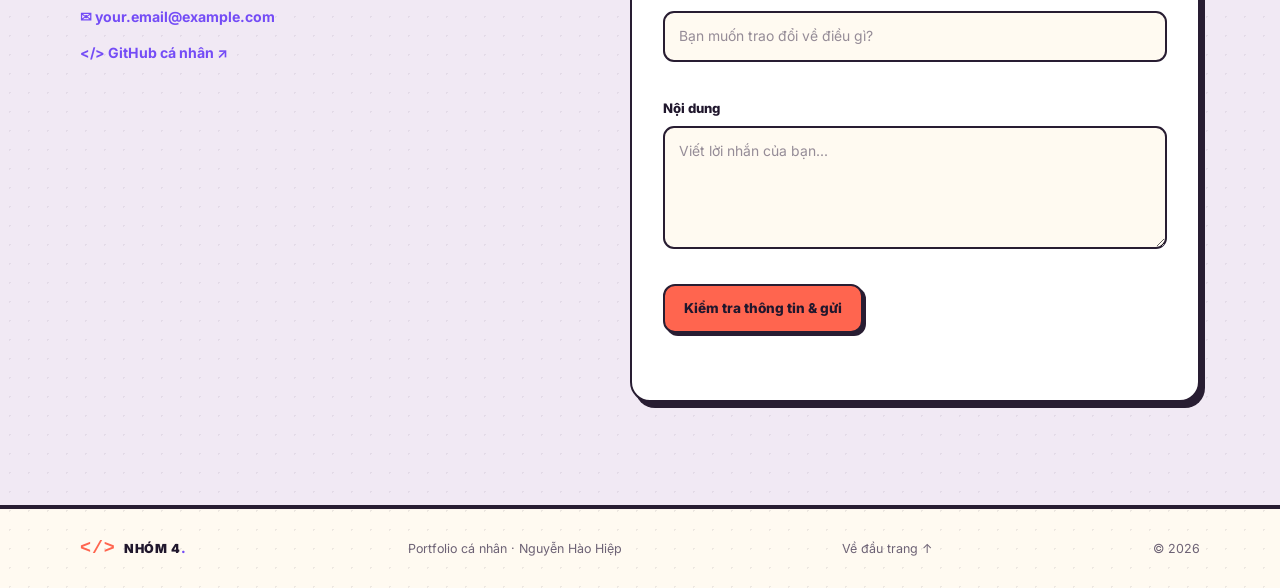
<file: members/hiep.html>
<!DOCTYPE html>
<html lang="vi">
<head>
  <meta charset="UTF-8"><meta name="viewport" content="width=device-width, initial-scale=1.0">
  <meta name="description" content="Portfolio cá nhân của Nguyễn Hào Hiệp - sinh viên Công nghệ thông tin.">
  <title>Nguyễn Hào Hiệp | Portfolio Nhóm 4</title>
  <link rel="preconnect" href="https://fonts.googleapis.com"><link rel="preconnect" href="https://fonts.gstatic.com" crossorigin>
  <link href="https://fonts.googleapis.com/css2?family=Inter:wght@400;500;600;700;800&display=swap" rel="stylesheet">
  <link rel="stylesheet" href="../css/hiep.css"><script src="../js/hiep.js" defer></script>  
</head>
<body>
<header class="site-header"><nav class="container nav" aria-label="Điều hướng hồ sơ"><a class="brand" href="../index.html"><span>&lt;/&gt;</span> NHÓM 4<span class="dot">.</span></a><button class="menu-toggle" id="menu-toggle" aria-expanded="false" aria-label="Mở menu"><span></span><span></span><span></span></button><div class="nav-links" id="nav-links"><a href="#about">Giới thiệu</a><a href="#skills">Kỹ năng</a><a href="#education">Học vấn</a><a href="#projects">Dự án</a><a href="#contact">Liên hệ</a><button class="theme-toggle" id="theme-toggle" type="button" aria-label="Đổi giao diện">☼ Giao diện</button></div></nav></header>
<main>
<section class="personal-hero" id="about"><div class="container personal-hero-grid"><div class="hero-text reveal"><p class="eyebrow">PORTFOLIO CÁ NHÂN / 05</p><h1>Xin chào, mình là <span class="gradient-text">Nguyễn Hào Hiệp</span></h1><h2>Sinh viên Công nghệ thông tin · Định hướng Web Developer</h2><p class="lead">Mình là sinh viên khoa Công Nghệ Thông Tin trường đại học Giao Thông Vận Tải.Với đam mê đầy nhiệt huyết với sự đổi mới công nghệ hy vọng được vươn xa hơn.</p><div class="hero-buttons"><a class="button primary" href="#projects">Xem dự án ↓</a><a class="button secondary" href="../index.html">← Trang nhóm</a></div><div class="hero-tags"><span>Teamwork</span><span>Continuous learning</span></div></div><div class="profile-art reveal"><img class="avatar-large avatar-teal" src="../images/members/05.jpg" alt="Hình minh họa website portfolio"><div class="orbit"></div><div class="float-tag tag-one">IT STUDENT</div><div class="float-tag tag-two">Điền công nghệ yêu thích</div></div></div></section>
<section class="section" id="goal"><div class="container"><div class="section-heading reveal"><p class="eyebrow">01 / ĐỊNH HƯỚNG</p><h2>Mục tiêu <span class="gradient-text">nghề nghiệp</span></h2><p>Mình muốn phát triển từng bước từ kiến thức nền tảng đến khả năng xây dựng sản phẩm thực tế.</p></div><div class="goal-grid"><article class="panel reveal"><span class="card-icon">🎯</span><h3>Mục tiêu ngắn hạn</h3><p>Hoàn thành tốt các học phần, luyện lập trình thường xuyên, học cách dùng Git và hoàn thiện các bài tập thành dự án có thể trình bày.</p></article><article class="panel reveal"><span class="card-icon">🚀</span><h3>Mục tiêu dài hạn</h3><p>Viết mục tiêu ngắn hạn và dài hạn của bạn, chẳng hạn học chắc kiến thức nền tảng, làm thêm dự án cá nhân và phát triển chuyên môn theo định hướng đã chọn.</p></article></div></div></section>
<section class="section alternate" id="skills"><div class="container"><div class="section-heading reveal"><p class="eyebrow">02 / NĂNG LỰC</p><h2>Kỹ năng <span class="gradient-text">của mình</span></h2><p>Tỷ lệ bên dưới là thông tin mẫu, hãy tự đánh giá và chỉnh theo năng lực thực tế.</p></div><div class="skills-grid reveal"><div class="skill-item"><div><strong>Giao tiếp</strong><span>60%</span></div><div class="track"><i style="--level:60%"></i></div></div><div class="skill-item"><div><strong>Lập trình</strong><span>72%</span></div><div class="track"><i style="--level:72%"></i></div></div><div class="skill-item"><div><strong>Ngoại ngữ</strong><span>55%</span></div><div class="track"><i style="--level:55%"></i></div></div><div class="skill-item"><div><strong>Làm việc nhóm</strong><span>60%</span></div><div class="track"><i style="--level:60%"></i></div></div><div class="skill-item"><div><strong>Tư duy logic</strong><span>50%</span></div><div class="track"><i style="--level:50%"></i></div></div></div></div></section>
<section class="section" id="education"><div class="container"><div class="section-heading reveal"><p class="eyebrow">03 / HỌC VẤN & HOẠT ĐỘNG</p><h2>Hành trình <span class="gradient-text">học tập</span></h2></div><div class="timeline"><article class="timeline-item reveal"><span class="timeline-dot"></span><div class="panel"><p class="timeline-date">HIỆN TẠI</p><h3>Sinh viên Công nghệ thông tin</h3><p>Đang học các kiến thức nền tảng về lập trình, cấu trúc dữ liệu, cơ sở dữ liệu, mạng máy tính và phát triển phần mềm.</p></div></article><article class="timeline-item reveal"><span class="timeline-dot"></span><div class="panel"><p class="timeline-date">HỌC TẬP / HOẠT ĐỘNG</p><h3>Bài tập và dự án môn học</h3><p>Tham gia làm bài tập cá nhân và phối hợp cùng nhóm để phân chia công việc, trao đổi ý tưởng, kiểm thử và trình bày sản phẩm.</p></div></article><article class="timeline-item reveal"><span class="timeline-dot"></span><div class="panel"><p class="timeline-date">CHỨNG CHỈ / GIẢI THƯỞNG</p><h3>Chưa có / đang cập nhật</h3><p>Nếu đã có chứng chỉ, giải thưởng hoặc thành tích, hãy ghi tên, đơn vị cấp và thời gian đạt được tại đây.</p></div></article></div></div></section>
<section class="section alternate" id="projects"><div class="container"><div class="section-heading reveal"><p class="eyebrow">04 / SẢN PHẨM</p><h2>Một vài <span class="gradient-text">dự án tiêu biểu</span></h2><p>Hai dự án dưới đây là mẫu minh họa để bạn thay bằng sản phẩm thực tế của mình.</p></div><div class="filter-row reveal"><button class="filter-button active" data-filter="all">Tất cả</button><button class="filter-button" data-filter="web">Web</button><button class="filter-button" data-filter="programming">Lập trình</button></div><div class="project-grid">
<article class="project-card reveal" data-category="programming"><img src="../images/hiep/project-bg.svg" alt="Hình minh họa giao diện quản lý sinh viên"><div class="project-content"><p class="project-type">DỰ ÁN 01 · LẬP TRÌNH</p><h3>Chương trình quản lý sinh viên</h3><p>Ứng dụng mẫu hỗ trợ lưu trữ và quản lý thông tin sinh viên.</p><div class="tags"><span>C++</span><span>OOP</span><span>Data structures</span></div><a class="project-link" href="https://github.com/" target="_blank" rel="noopener noreferrer">link source code <span>↗</span></a></div></article>
<article class="project-card reveal" data-category="web"><img src="../images/hiep/project-bg.svg" alt="Hình minh họa website portfolio"><div class="project-content"><p class="project-type">DỰ ÁN 02 · WEB</p><h3>Website Portfolio cá nhân</h3><p>Website giới thiệu bản thân, kỹ năng, học vấn và dự án.</p><div class="tags"><span>HTML</span><span>CSS</span><span>JavaScript</span></div><a class="project-link" href="https://github.com/hiepnguyenkr2-ship-it/My-portfolio">link source code  <span>↗</span></a></div></article>
</div></div></section>
<section class="section" id="extras"><div class="container"><div class="section-heading reveal"><p class="eyebrow">05 / ĐIỀU MÌNH QUAN TÂM</p><h2>Sở thích & <span class="gradient-text">hoạt động khác</span></h2></div><div class="extras-grid"><article class="panel reveal"><span class="card-icon">📚</span><h3>Sở thích</h3><p>Học công nghệ mới, thực hành lập trình, tìm hiểu sản phẩm số và chia sẻ kiến thức với bạn bè. Hãy thay bằng sở thích thật của bạn.</p></article><article class="panel reveal"><span class="card-icon">🏅</span><h3>Chứng chỉ & thành tích</h3><p>Chưa có / đang cập nhật. Có thể bổ sung chứng chỉ khóa học, giải thưởng học thuật hoặc thành tích phù hợp.</p></article><article class="panel reveal"><span class="card-icon">🤝</span><h3>Hoạt động nhóm</h3><p>Phân chia nhiệm vụ, góp ý cho sản phẩm, sử dụng Git để quản lý mã nguồn và hỗ trợ các thành viên cùng hoàn thành mục tiêu.</p></article></div></div></section>
<section class="section contact-section alternate" id="contact"><div class="container contact-layout"><div class="contact-copy reveal"><p class="eyebrow">06 / KẾT NỐI</p><h2>Cùng trao đổi về <span class="gradient-text">công nghệ</span></h2><p>Điền form để kiểm tra thông tin liên hệ. Form mẫu hiện kiểm tra dữ liệu ở trình duyệt; muốn nhận email thật cần kết nối backend hoặc dịch vụ gửi form.</p><div class="contact-direct"><a href="mailto:your.email@example.com">✉ your.email@example.com</a><a href="https://github.com/" target="_blank" rel="noopener noreferrer">&lt;/&gt; GitHub cá nhân ↗</a></div></div><form class="contact-form panel reveal" id="contact-form" novalidate><div class="form-row"><label for="contact-name">Họ tên</label><input id="contact-name" name="name" type="text" placeholder="Nhập họ tên" required minlength="2"><small class="error-message" data-error="name"></small></div><div class="form-row"><label for="contact-email">Email</label><input id="contact-email" name="email" type="email" placeholder="name@example.com" required><small class="error-message" data-error="email"></small></div><div class="form-row"><label for="contact-subject">Chủ đề</label><input id="contact-subject" name="subject" type="text" placeholder="Bạn muốn trao đổi về điều gì?" required minlength="3"><small class="error-message" data-error="subject"></small></div><div class="form-row"><label for="contact-message">Nội dung</label><textarea id="contact-message" name="message" rows="4" placeholder="Viết lời nhắn của bạn..." required minlength="10"></textarea><small class="error-message" data-error="message"></small></div><button class="button primary submit-button" type="submit">Kiểm tra thông tin & gửi</button><p class="form-status" id="form-status" role="status" aria-live="polite"></p></form></div></section>
</main><footer class="footer"><div class="container footer-inner"><a class="brand" href="../index.html"><span>&lt;/&gt;</span> NHÓM 4<span class="dot">.</span></a><span>Portfolio cá nhân · Nguyễn Hào Hiệp</span><a href="#about">Về đầu trang ↑</a><span>© <span id="year"></span></span></div></footer>
</body></html>
</file>
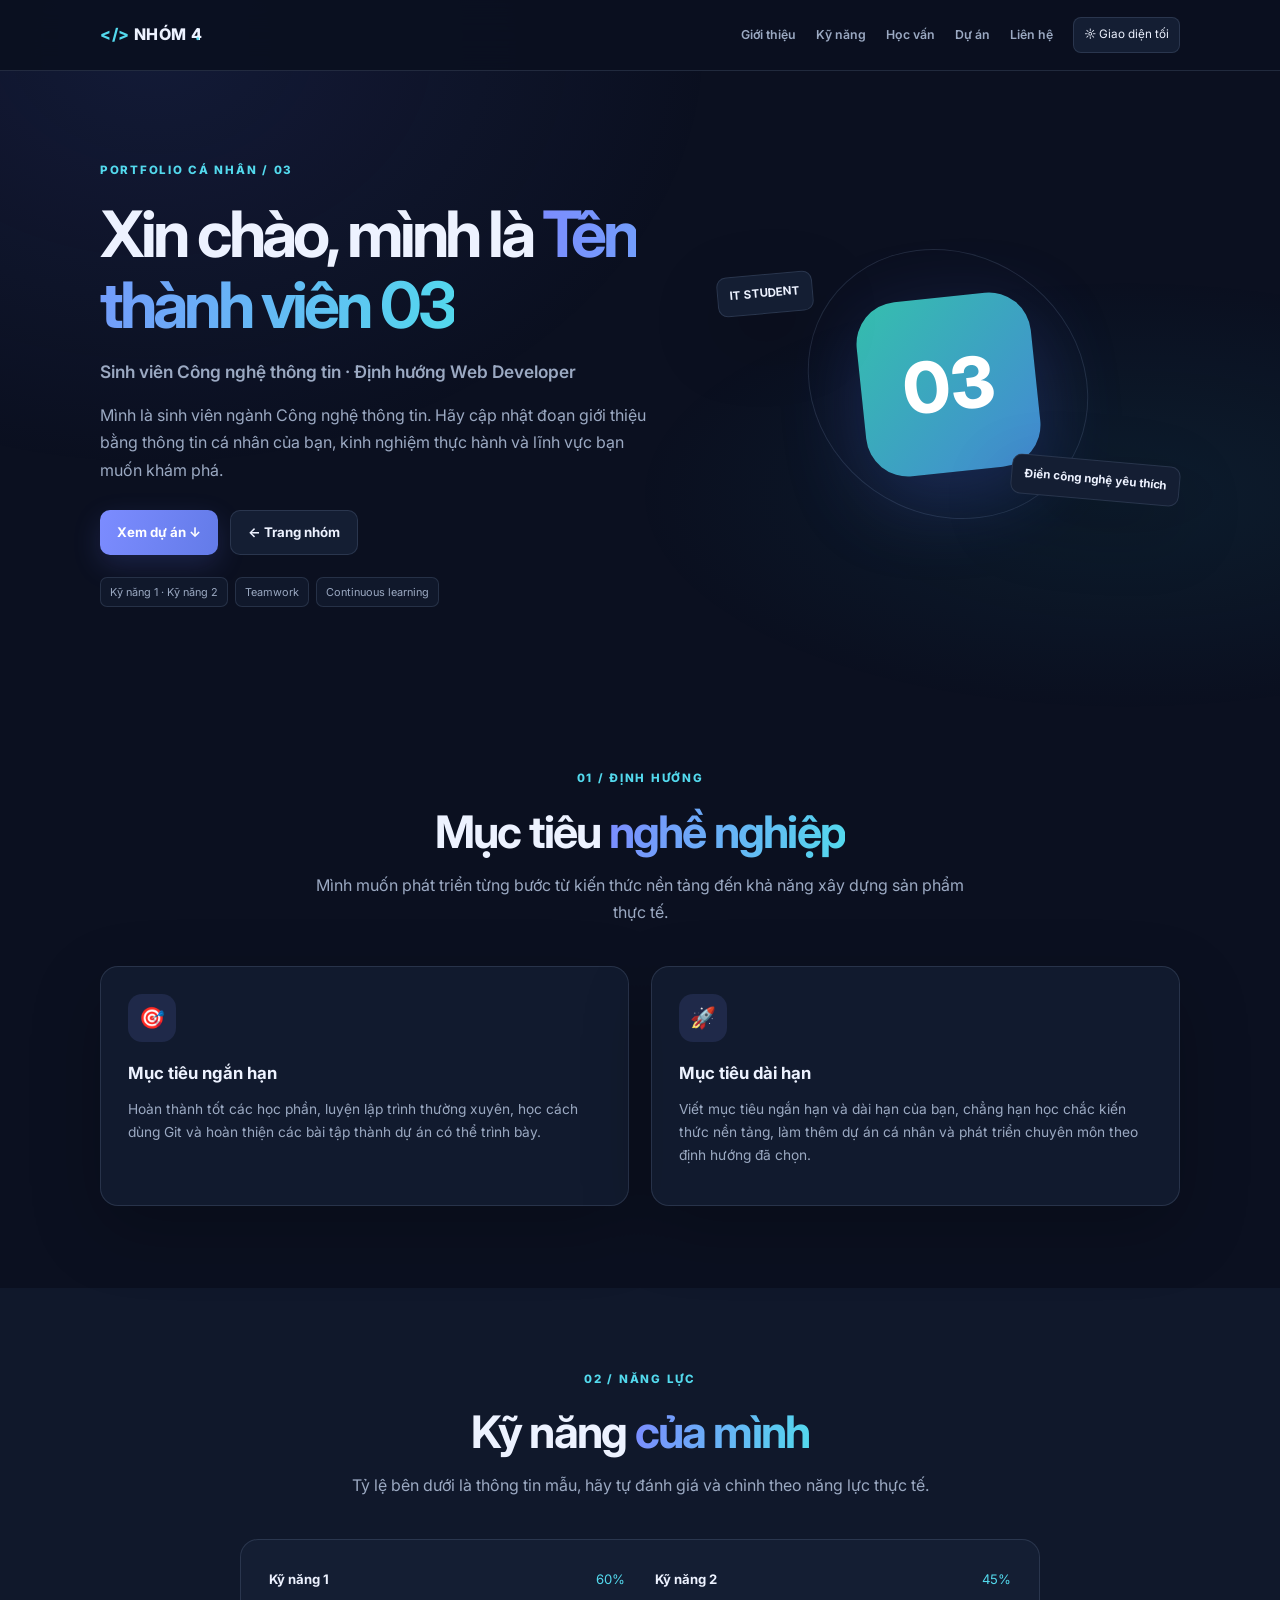
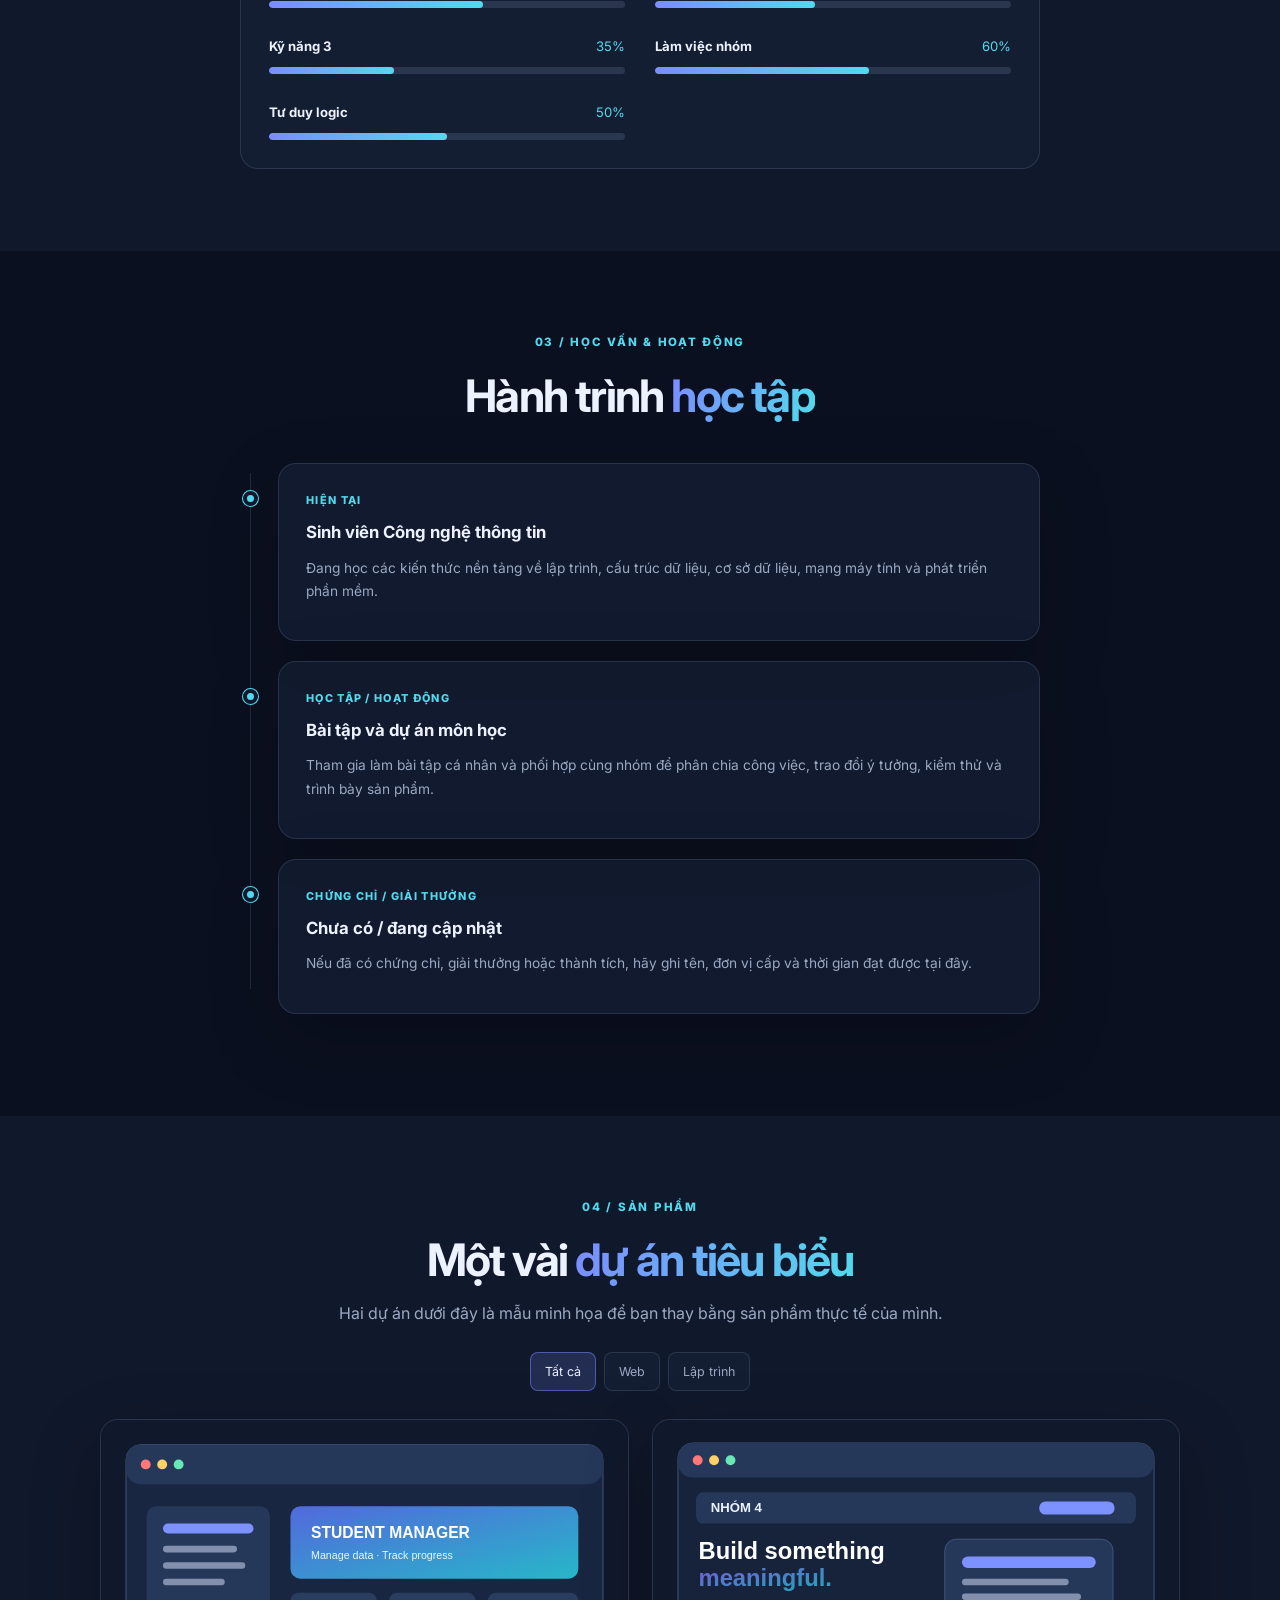
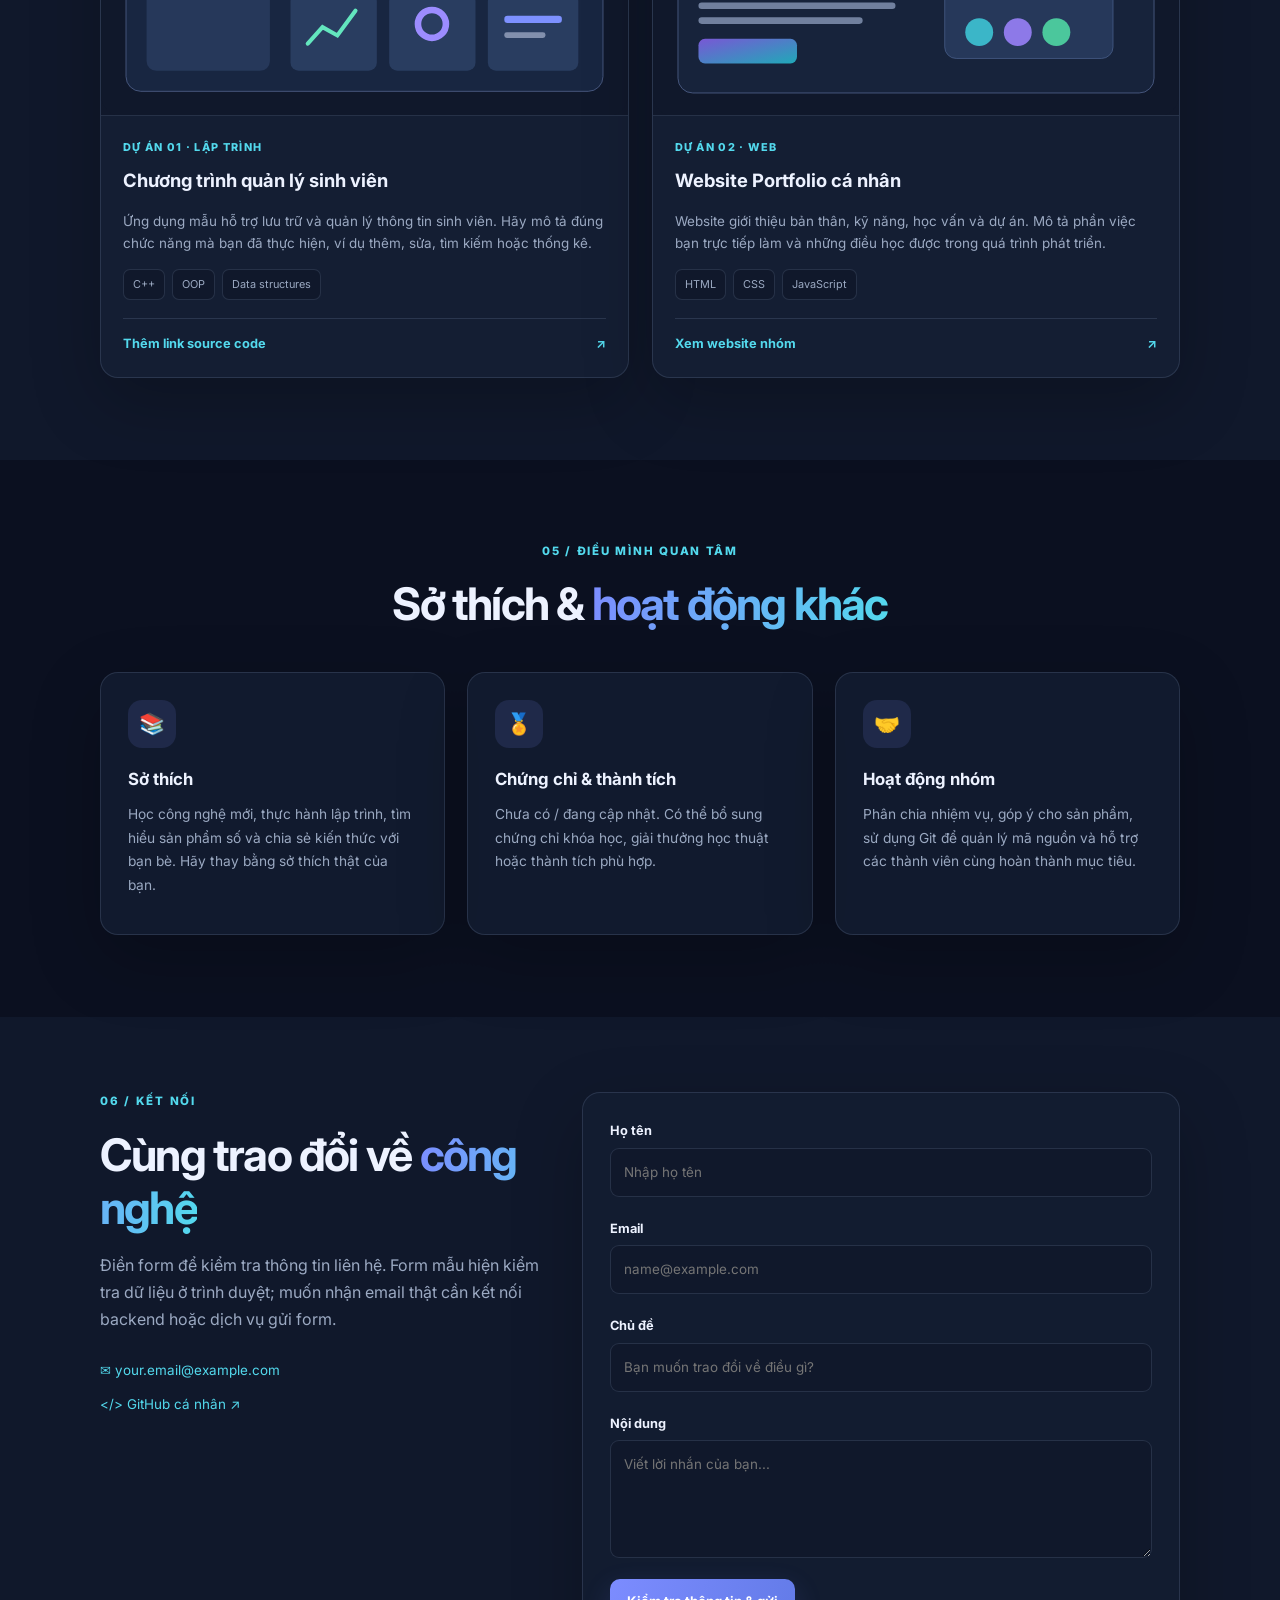
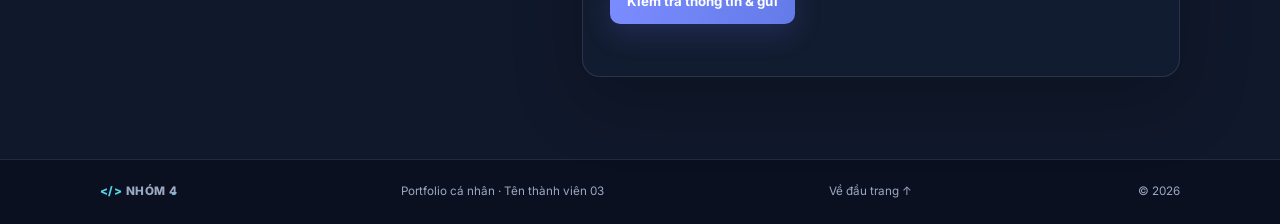
<file: members/thanh-vien-03.html>
<!DOCTYPE html>
<html lang="vi">
<head>
  <meta charset="UTF-8"><meta name="viewport" content="width=device-width, initial-scale=1.0">
  <meta name="description" content="Portfolio cá nhân của Tên thành viên 03 - sinh viên Công nghệ thông tin.">
  <title>Tên thành viên 03 | Portfolio Nhóm 4</title>
  <link rel="preconnect" href="https://fonts.googleapis.com"><link rel="preconnect" href="https://fonts.gstatic.com" crossorigin>
  <link href="https://fonts.googleapis.com/css2?family=Inter:wght@400;500;600;700;800&display=swap" rel="stylesheet">
  <link rel="stylesheet" href="../css/personal.css"><script src="../js/personal.js" defer></script>
</head>
<body>
<header class="site-header"><nav class="container nav" aria-label="Điều hướng hồ sơ"><a class="brand" href="../index.html"><span>&lt;/&gt;</span> NHÓM 4<span class="dot">.</span></a><button class="menu-toggle" id="menu-toggle" aria-expanded="false" aria-label="Mở menu"><span></span><span></span><span></span></button><div class="nav-links" id="nav-links"><a href="#about">Giới thiệu</a><a href="#skills">Kỹ năng</a><a href="#education">Học vấn</a><a href="#projects">Dự án</a><a href="#contact">Liên hệ</a><button class="theme-toggle" id="theme-toggle" type="button" aria-label="Đổi giao diện">☼ Giao diện</button></div></nav></header>
<main>
<section class="personal-hero" id="about"><div class="container personal-hero-grid"><div class="hero-text reveal"><p class="eyebrow">PORTFOLIO CÁ NHÂN / 03</p><h1>Xin chào, mình là <span class="gradient-text">Tên thành viên 03</span></h1><h2>Sinh viên Công nghệ thông tin · Định hướng Web Developer</h2><p class="lead">Mình là sinh viên ngành Công nghệ thông tin. Hãy cập nhật đoạn giới thiệu bằng thông tin cá nhân của bạn, kinh nghiệm thực hành và lĩnh vực bạn muốn khám phá.</p><div class="hero-buttons"><a class="button primary" href="#projects">Xem dự án ↓</a><a class="button secondary" href="../index.html">← Trang nhóm</a></div><div class="hero-tags"><span>Kỹ năng 1 · Kỹ năng 2</span><span>Teamwork</span><span>Continuous learning</span></div></div><div class="profile-art reveal"><div class="avatar-large avatar-teal">03</div><div class="orbit"></div><div class="float-tag tag-one">IT STUDENT</div><div class="float-tag tag-two">Điền công nghệ yêu thích</div></div></div></section>
<section class="section" id="goal"><div class="container"><div class="section-heading reveal"><p class="eyebrow">01 / ĐỊNH HƯỚNG</p><h2>Mục tiêu <span class="gradient-text">nghề nghiệp</span></h2><p>Mình muốn phát triển từng bước từ kiến thức nền tảng đến khả năng xây dựng sản phẩm thực tế.</p></div><div class="goal-grid"><article class="panel reveal"><span class="card-icon">🎯</span><h3>Mục tiêu ngắn hạn</h3><p>Hoàn thành tốt các học phần, luyện lập trình thường xuyên, học cách dùng Git và hoàn thiện các bài tập thành dự án có thể trình bày.</p></article><article class="panel reveal"><span class="card-icon">🚀</span><h3>Mục tiêu dài hạn</h3><p>Viết mục tiêu ngắn hạn và dài hạn của bạn, chẳng hạn học chắc kiến thức nền tảng, làm thêm dự án cá nhân và phát triển chuyên môn theo định hướng đã chọn.</p></article></div></div></section>
<section class="section alternate" id="skills"><div class="container"><div class="section-heading reveal"><p class="eyebrow">02 / NĂNG LỰC</p><h2>Kỹ năng <span class="gradient-text">của mình</span></h2><p>Tỷ lệ bên dưới là thông tin mẫu, hãy tự đánh giá và chỉnh theo năng lực thực tế.</p></div><div class="skills-grid reveal"><div class="skill-item"><div><strong>Kỹ năng 1</strong><span>60%</span></div><div class="track"><i style="--level:60%"></i></div></div><div class="skill-item"><div><strong>Kỹ năng 2</strong><span>45%</span></div><div class="track"><i style="--level:45%"></i></div></div><div class="skill-item"><div><strong>Kỹ năng 3</strong><span>35%</span></div><div class="track"><i style="--level:35%"></i></div></div><div class="skill-item"><div><strong>Làm việc nhóm</strong><span>60%</span></div><div class="track"><i style="--level:60%"></i></div></div><div class="skill-item"><div><strong>Tư duy logic</strong><span>50%</span></div><div class="track"><i style="--level:50%"></i></div></div></div></div></section>
<section class="section" id="education"><div class="container"><div class="section-heading reveal"><p class="eyebrow">03 / HỌC VẤN & HOẠT ĐỘNG</p><h2>Hành trình <span class="gradient-text">học tập</span></h2></div><div class="timeline"><article class="timeline-item reveal"><span class="timeline-dot"></span><div class="panel"><p class="timeline-date">HIỆN TẠI</p><h3>Sinh viên Công nghệ thông tin</h3><p>Đang học các kiến thức nền tảng về lập trình, cấu trúc dữ liệu, cơ sở dữ liệu, mạng máy tính và phát triển phần mềm.</p></div></article><article class="timeline-item reveal"><span class="timeline-dot"></span><div class="panel"><p class="timeline-date">HỌC TẬP / HOẠT ĐỘNG</p><h3>Bài tập và dự án môn học</h3><p>Tham gia làm bài tập cá nhân và phối hợp cùng nhóm để phân chia công việc, trao đổi ý tưởng, kiểm thử và trình bày sản phẩm.</p></div></article><article class="timeline-item reveal"><span class="timeline-dot"></span><div class="panel"><p class="timeline-date">CHỨNG CHỈ / GIẢI THƯỞNG</p><h3>Chưa có / đang cập nhật</h3><p>Nếu đã có chứng chỉ, giải thưởng hoặc thành tích, hãy ghi tên, đơn vị cấp và thời gian đạt được tại đây.</p></div></article></div></div></section>
<section class="section alternate" id="projects"><div class="container"><div class="section-heading reveal"><p class="eyebrow">04 / SẢN PHẨM</p><h2>Một vài <span class="gradient-text">dự án tiêu biểu</span></h2><p>Hai dự án dưới đây là mẫu minh họa để bạn thay bằng sản phẩm thực tế của mình.</p></div><div class="filter-row reveal"><button class="filter-button active" data-filter="all">Tất cả</button><button class="filter-button" data-filter="web">Web</button><button class="filter-button" data-filter="programming">Lập trình</button></div><div class="project-grid">
<article class="project-card reveal" data-category="programming"><img src="../images/project-student.svg" alt="Hình minh họa giao diện quản lý sinh viên"><div class="project-content"><p class="project-type">DỰ ÁN 01 · LẬP TRÌNH</p><h3>Chương trình quản lý sinh viên</h3><p>Ứng dụng mẫu hỗ trợ lưu trữ và quản lý thông tin sinh viên. Hãy mô tả đúng chức năng mà bạn đã thực hiện, ví dụ thêm, sửa, tìm kiếm hoặc thống kê.</p><div class="tags"><span>C++</span><span>OOP</span><span>Data structures</span></div><a class="project-link" href="https://github.com/" target="_blank" rel="noopener noreferrer">Thêm link source code <span>↗</span></a></div></article>
<article class="project-card reveal" data-category="web"><img src="../images/project-web.svg" alt="Hình minh họa website portfolio"><div class="project-content"><p class="project-type">DỰ ÁN 02 · WEB</p><h3>Website Portfolio cá nhân</h3><p>Website giới thiệu bản thân, kỹ năng, học vấn và dự án. Mô tả phần việc bạn trực tiếp làm và những điều học được trong quá trình phát triển.</p><div class="tags"><span>HTML</span><span>CSS</span><span>JavaScript</span></div><a class="project-link" href="../index.html">Xem website nhóm <span>↗</span></a></div></article>
</div></div></section>
<section class="section" id="extras"><div class="container"><div class="section-heading reveal"><p class="eyebrow">05 / ĐIỀU MÌNH QUAN TÂM</p><h2>Sở thích & <span class="gradient-text">hoạt động khác</span></h2></div><div class="extras-grid"><article class="panel reveal"><span class="card-icon">📚</span><h3>Sở thích</h3><p>Học công nghệ mới, thực hành lập trình, tìm hiểu sản phẩm số và chia sẻ kiến thức với bạn bè. Hãy thay bằng sở thích thật của bạn.</p></article><article class="panel reveal"><span class="card-icon">🏅</span><h3>Chứng chỉ & thành tích</h3><p>Chưa có / đang cập nhật. Có thể bổ sung chứng chỉ khóa học, giải thưởng học thuật hoặc thành tích phù hợp.</p></article><article class="panel reveal"><span class="card-icon">🤝</span><h3>Hoạt động nhóm</h3><p>Phân chia nhiệm vụ, góp ý cho sản phẩm, sử dụng Git để quản lý mã nguồn và hỗ trợ các thành viên cùng hoàn thành mục tiêu.</p></article></div></div></section>
<section class="section contact-section alternate" id="contact"><div class="container contact-layout"><div class="contact-copy reveal"><p class="eyebrow">06 / KẾT NỐI</p><h2>Cùng trao đổi về <span class="gradient-text">công nghệ</span></h2><p>Điền form để kiểm tra thông tin liên hệ. Form mẫu hiện kiểm tra dữ liệu ở trình duyệt; muốn nhận email thật cần kết nối backend hoặc dịch vụ gửi form.</p><div class="contact-direct"><a href="mailto:your.email@example.com">✉ your.email@example.com</a><a href="https://github.com/" target="_blank" rel="noopener noreferrer">&lt;/&gt; GitHub cá nhân ↗</a></div></div><form class="contact-form panel reveal" id="contact-form" novalidate><div class="form-row"><label for="contact-name">Họ tên</label><input id="contact-name" name="name" type="text" placeholder="Nhập họ tên" required minlength="2"><small class="error-message" data-error="name"></small></div><div class="form-row"><label for="contact-email">Email</label><input id="contact-email" name="email" type="email" placeholder="name@example.com" required><small class="error-message" data-error="email"></small></div><div class="form-row"><label for="contact-subject">Chủ đề</label><input id="contact-subject" name="subject" type="text" placeholder="Bạn muốn trao đổi về điều gì?" required minlength="3"><small class="error-message" data-error="subject"></small></div><div class="form-row"><label for="contact-message">Nội dung</label><textarea id="contact-message" name="message" rows="4" placeholder="Viết lời nhắn của bạn..." required minlength="10"></textarea><small class="error-message" data-error="message"></small></div><button class="button primary submit-button" type="submit">Kiểm tra thông tin & gửi</button><p class="form-status" id="form-status" role="status" aria-live="polite"></p></form></div></section>
</main><footer class="footer"><div class="container footer-inner"><a class="brand" href="../index.html"><span>&lt;/&gt;</span> NHÓM 4<span class="dot">.</span></a><span>Portfolio cá nhân · Tên thành viên 03</span><a href="#about">Về đầu trang ↑</a><span>© <span id="year"></span></span></div></footer>
</body></html>
</file>
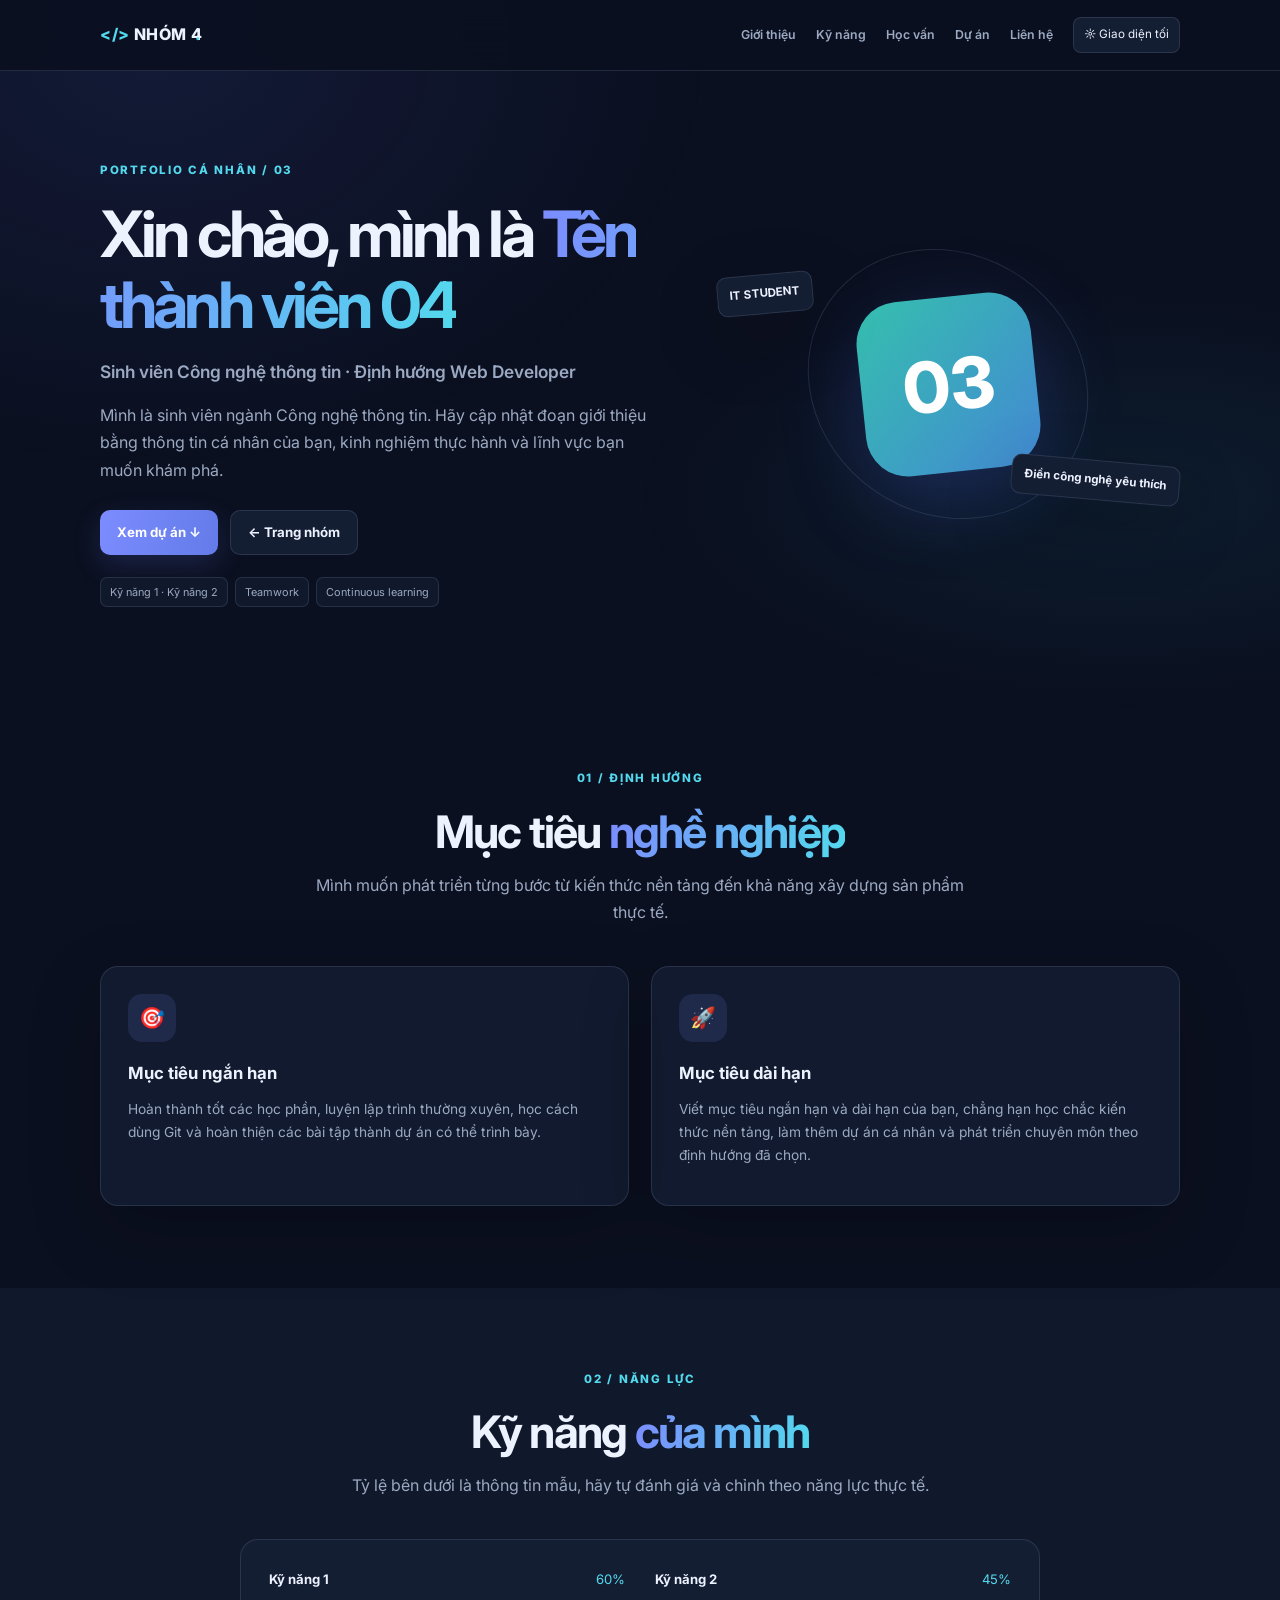
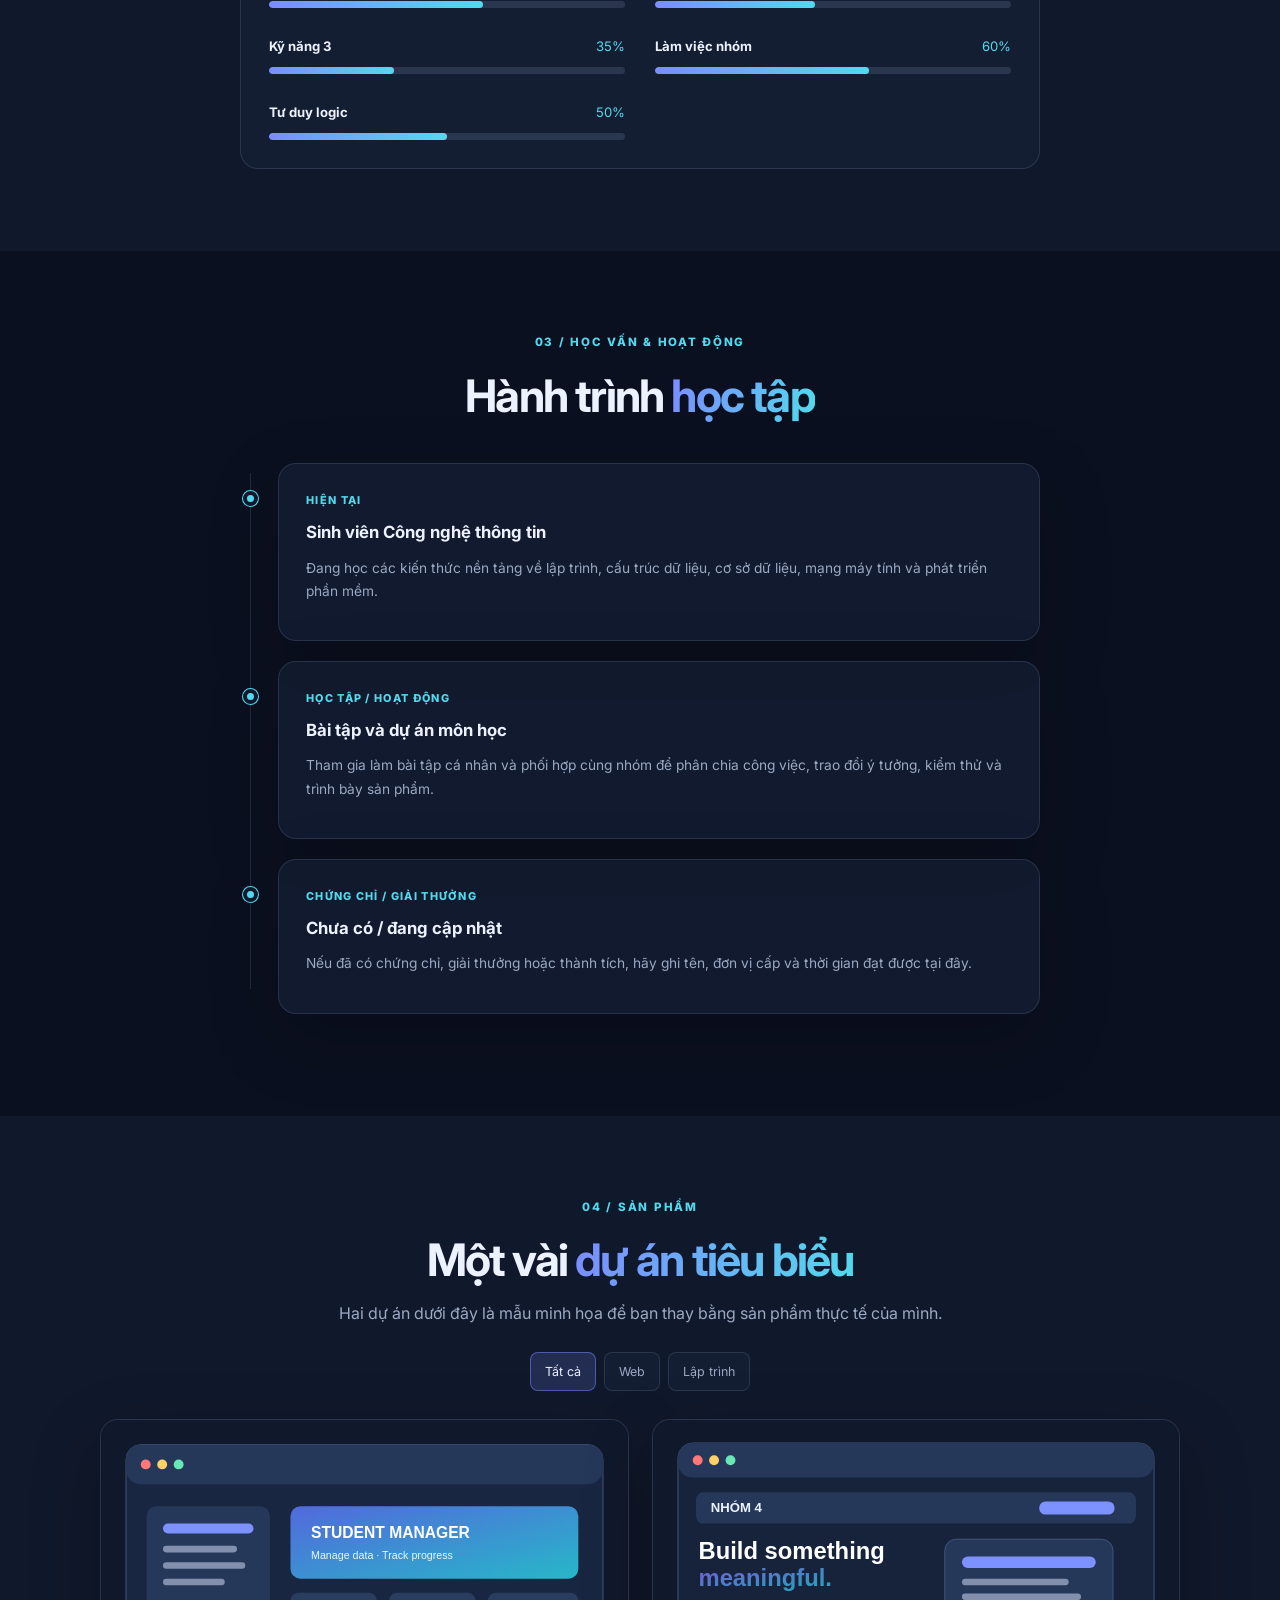
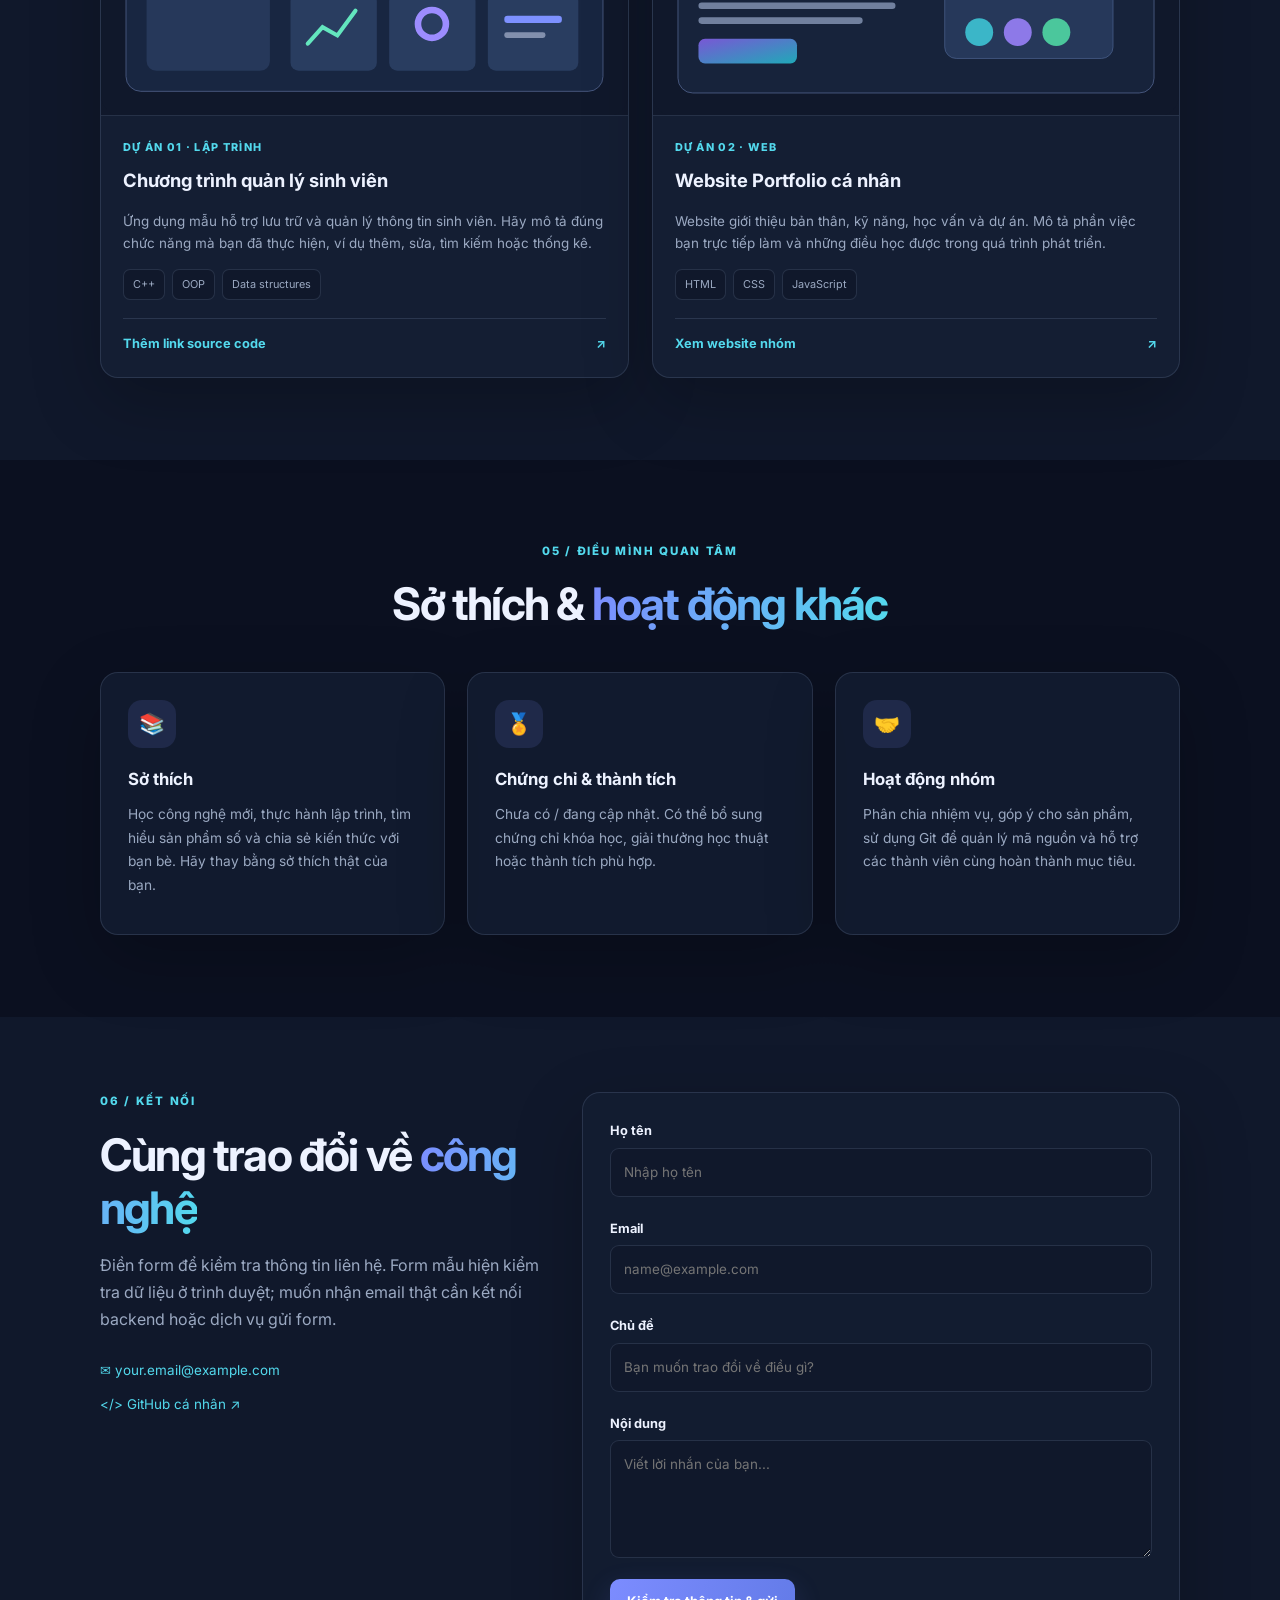
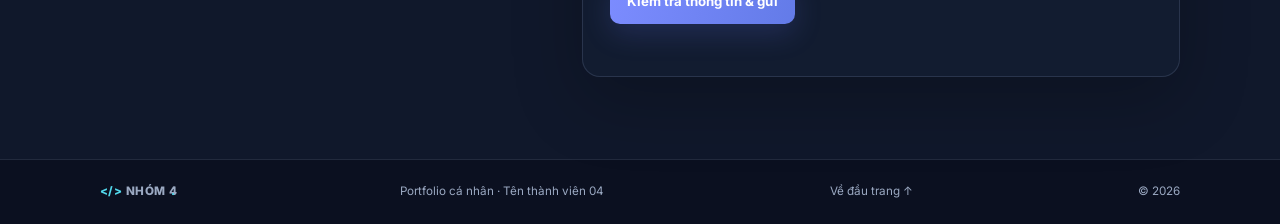
<file: members/thanh-vien-04.html>
<!DOCTYPE html>
<html lang="vi">
<head>
  <meta charset="UTF-8"><meta name="viewport" content="width=device-width, initial-scale=1.0">
  <meta name="description" content="Portfolio cá nhân của Tên thành viên 04 - sinh viên Công nghệ thông tin.">
  <title>Tên thành viên 04 | Portfolio Nhóm 4</title>
  <link rel="preconnect" href="https://fonts.googleapis.com"><link rel="preconnect" href="https://fonts.gstatic.com" crossorigin>
  <link href="https://fonts.googleapis.com/css2?family=Inter:wght@400;500;600;700;800&display=swap" rel="stylesheet">
  <link rel="stylesheet" href="../css/personal.css"><script src="../js/personal.js" defer></script>
</head>
<body>
<header class="site-header"><nav class="container nav" aria-label="Điều hướng hồ sơ"><a class="brand" href="../index.html"><span>&lt;/&gt;</span> NHÓM 4<span class="dot">.</span></a><button class="menu-toggle" id="menu-toggle" aria-expanded="false" aria-label="Mở menu"><span></span><span></span><span></span></button><div class="nav-links" id="nav-links"><a href="#about">Giới thiệu</a><a href="#skills">Kỹ năng</a><a href="#education">Học vấn</a><a href="#projects">Dự án</a><a href="#contact">Liên hệ</a><button class="theme-toggle" id="theme-toggle" type="button" aria-label="Đổi giao diện">☼ Giao diện</button></div></nav></header>
<main>
<section class="personal-hero" id="about"><div class="container personal-hero-grid"><div class="hero-text reveal"><p class="eyebrow">PORTFOLIO CÁ NHÂN / 03</p><h1>Xin chào, mình là <span class="gradient-text">Tên thành viên 04</span></h1><h2>Sinh viên Công nghệ thông tin · Định hướng Web Developer</h2><p class="lead">Mình là sinh viên ngành Công nghệ thông tin. Hãy cập nhật đoạn giới thiệu bằng thông tin cá nhân của bạn, kinh nghiệm thực hành và lĩnh vực bạn muốn khám phá.</p><div class="hero-buttons"><a class="button primary" href="#projects">Xem dự án ↓</a><a class="button secondary" href="../index.html">← Trang nhóm</a></div><div class="hero-tags"><span>Kỹ năng 1 · Kỹ năng 2</span><span>Teamwork</span><span>Continuous learning</span></div></div><div class="profile-art reveal"><div class="avatar-large avatar-teal">03</div><div class="orbit"></div><div class="float-tag tag-one">IT STUDENT</div><div class="float-tag tag-two">Điền công nghệ yêu thích</div></div></div></section>
<section class="section" id="goal"><div class="container"><div class="section-heading reveal"><p class="eyebrow">01 / ĐỊNH HƯỚNG</p><h2>Mục tiêu <span class="gradient-text">nghề nghiệp</span></h2><p>Mình muốn phát triển từng bước từ kiến thức nền tảng đến khả năng xây dựng sản phẩm thực tế.</p></div><div class="goal-grid"><article class="panel reveal"><span class="card-icon">🎯</span><h3>Mục tiêu ngắn hạn</h3><p>Hoàn thành tốt các học phần, luyện lập trình thường xuyên, học cách dùng Git và hoàn thiện các bài tập thành dự án có thể trình bày.</p></article><article class="panel reveal"><span class="card-icon">🚀</span><h3>Mục tiêu dài hạn</h3><p>Viết mục tiêu ngắn hạn và dài hạn của bạn, chẳng hạn học chắc kiến thức nền tảng, làm thêm dự án cá nhân và phát triển chuyên môn theo định hướng đã chọn.</p></article></div></div></section>
<section class="section alternate" id="skills"><div class="container"><div class="section-heading reveal"><p class="eyebrow">02 / NĂNG LỰC</p><h2>Kỹ năng <span class="gradient-text">của mình</span></h2><p>Tỷ lệ bên dưới là thông tin mẫu, hãy tự đánh giá và chỉnh theo năng lực thực tế.</p></div><div class="skills-grid reveal"><div class="skill-item"><div><strong>Kỹ năng 1</strong><span>60%</span></div><div class="track"><i style="--level:60%"></i></div></div><div class="skill-item"><div><strong>Kỹ năng 2</strong><span>45%</span></div><div class="track"><i style="--level:45%"></i></div></div><div class="skill-item"><div><strong>Kỹ năng 3</strong><span>35%</span></div><div class="track"><i style="--level:35%"></i></div></div><div class="skill-item"><div><strong>Làm việc nhóm</strong><span>60%</span></div><div class="track"><i style="--level:60%"></i></div></div><div class="skill-item"><div><strong>Tư duy logic</strong><span>50%</span></div><div class="track"><i style="--level:50%"></i></div></div></div></div></section>
<section class="section" id="education"><div class="container"><div class="section-heading reveal"><p class="eyebrow">03 / HỌC VẤN & HOẠT ĐỘNG</p><h2>Hành trình <span class="gradient-text">học tập</span></h2></div><div class="timeline"><article class="timeline-item reveal"><span class="timeline-dot"></span><div class="panel"><p class="timeline-date">HIỆN TẠI</p><h3>Sinh viên Công nghệ thông tin</h3><p>Đang học các kiến thức nền tảng về lập trình, cấu trúc dữ liệu, cơ sở dữ liệu, mạng máy tính và phát triển phần mềm.</p></div></article><article class="timeline-item reveal"><span class="timeline-dot"></span><div class="panel"><p class="timeline-date">HỌC TẬP / HOẠT ĐỘNG</p><h3>Bài tập và dự án môn học</h3><p>Tham gia làm bài tập cá nhân và phối hợp cùng nhóm để phân chia công việc, trao đổi ý tưởng, kiểm thử và trình bày sản phẩm.</p></div></article><article class="timeline-item reveal"><span class="timeline-dot"></span><div class="panel"><p class="timeline-date">CHỨNG CHỈ / GIẢI THƯỞNG</p><h3>Chưa có / đang cập nhật</h3><p>Nếu đã có chứng chỉ, giải thưởng hoặc thành tích, hãy ghi tên, đơn vị cấp và thời gian đạt được tại đây.</p></div></article></div></div></section>
<section class="section alternate" id="projects"><div class="container"><div class="section-heading reveal"><p class="eyebrow">04 / SẢN PHẨM</p><h2>Một vài <span class="gradient-text">dự án tiêu biểu</span></h2><p>Hai dự án dưới đây là mẫu minh họa để bạn thay bằng sản phẩm thực tế của mình.</p></div><div class="filter-row reveal"><button class="filter-button active" data-filter="all">Tất cả</button><button class="filter-button" data-filter="web">Web</button><button class="filter-button" data-filter="programming">Lập trình</button></div><div class="project-grid">
<article class="project-card reveal" data-category="programming"><img src="../images/project-student.svg" alt="Hình minh họa giao diện quản lý sinh viên"><div class="project-content"><p class="project-type">DỰ ÁN 01 · LẬP TRÌNH</p><h3>Chương trình quản lý sinh viên</h3><p>Ứng dụng mẫu hỗ trợ lưu trữ và quản lý thông tin sinh viên. Hãy mô tả đúng chức năng mà bạn đã thực hiện, ví dụ thêm, sửa, tìm kiếm hoặc thống kê.</p><div class="tags"><span>C++</span><span>OOP</span><span>Data structures</span></div><a class="project-link" href="https://github.com/" target="_blank" rel="noopener noreferrer">Thêm link source code <span>↗</span></a></div></article>
<article class="project-card reveal" data-category="web"><img src="../images/project-web.svg" alt="Hình minh họa website portfolio"><div class="project-content"><p class="project-type">DỰ ÁN 02 · WEB</p><h3>Website Portfolio cá nhân</h3><p>Website giới thiệu bản thân, kỹ năng, học vấn và dự án. Mô tả phần việc bạn trực tiếp làm và những điều học được trong quá trình phát triển.</p><div class="tags"><span>HTML</span><span>CSS</span><span>JavaScript</span></div><a class="project-link" href="../index.html">Xem website nhóm <span>↗</span></a></div></article>
</div></div></section>
<section class="section" id="extras"><div class="container"><div class="section-heading reveal"><p class="eyebrow">05 / ĐIỀU MÌNH QUAN TÂM</p><h2>Sở thích & <span class="gradient-text">hoạt động khác</span></h2></div><div class="extras-grid"><article class="panel reveal"><span class="card-icon">📚</span><h3>Sở thích</h3><p>Học công nghệ mới, thực hành lập trình, tìm hiểu sản phẩm số và chia sẻ kiến thức với bạn bè. Hãy thay bằng sở thích thật của bạn.</p></article><article class="panel reveal"><span class="card-icon">🏅</span><h3>Chứng chỉ & thành tích</h3><p>Chưa có / đang cập nhật. Có thể bổ sung chứng chỉ khóa học, giải thưởng học thuật hoặc thành tích phù hợp.</p></article><article class="panel reveal"><span class="card-icon">🤝</span><h3>Hoạt động nhóm</h3><p>Phân chia nhiệm vụ, góp ý cho sản phẩm, sử dụng Git để quản lý mã nguồn và hỗ trợ các thành viên cùng hoàn thành mục tiêu.</p></article></div></div></section>
<section class="section contact-section alternate" id="contact"><div class="container contact-layout"><div class="contact-copy reveal"><p class="eyebrow">06 / KẾT NỐI</p><h2>Cùng trao đổi về <span class="gradient-text">công nghệ</span></h2><p>Điền form để kiểm tra thông tin liên hệ. Form mẫu hiện kiểm tra dữ liệu ở trình duyệt; muốn nhận email thật cần kết nối backend hoặc dịch vụ gửi form.</p><div class="contact-direct"><a href="mailto:your.email@example.com">✉ your.email@example.com</a><a href="https://github.com/" target="_blank" rel="noopener noreferrer">&lt;/&gt; GitHub cá nhân ↗</a></div></div><form class="contact-form panel reveal" id="contact-form" novalidate><div class="form-row"><label for="contact-name">Họ tên</label><input id="contact-name" name="name" type="text" placeholder="Nhập họ tên" required minlength="2"><small class="error-message" data-error="name"></small></div><div class="form-row"><label for="contact-email">Email</label><input id="contact-email" name="email" type="email" placeholder="name@example.com" required><small class="error-message" data-error="email"></small></div><div class="form-row"><label for="contact-subject">Chủ đề</label><input id="contact-subject" name="subject" type="text" placeholder="Bạn muốn trao đổi về điều gì?" required minlength="3"><small class="error-message" data-error="subject"></small></div><div class="form-row"><label for="contact-message">Nội dung</label><textarea id="contact-message" name="message" rows="4" placeholder="Viết lời nhắn của bạn..." required minlength="10"></textarea><small class="error-message" data-error="message"></small></div><button class="button primary submit-button" type="submit">Kiểm tra thông tin & gửi</button><p class="form-status" id="form-status" role="status" aria-live="polite"></p></form></div></section>
</main><footer class="footer"><div class="container footer-inner"><a class="brand" href="../index.html"><span>&lt;/&gt;</span> NHÓM 4<span class="dot">.</span></a><span>Portfolio cá nhân · Tên thành viên 04</span><a href="#about">Về đầu trang ↑</a><span>© <span id="year"></span></span></div></footer>
</body></html>
</file>
<file: members/PhamThanhDo/assets/index-COiNA_dj.css>
@import "https://fonts.googleapis.com/css2?family=Be+Vietnam+Pro:ital,wght@0,300;0,400;0,500;0,600;0,700;0,800;0,900;1,300;1,400;1,500;1,600;1,700;1,800;1,900&family=Inter:wght@300;400;500;600;700;800&subset=vietnamese&display=swap";*,:before,:after{box-sizing:border-box;border:0 solid #e5e7eb}:before,:after{--tw-content:""}html,:host{-webkit-text-size-adjust:100%;tab-size:4;font-feature-settings:normal;font-variation-settings:normal;-webkit-tap-highlight-color:transparent;font-family:Be Vietnam Pro,Inter,system-ui,-apple-system,sans-serif;line-height:1.5}body{line-height:inherit;margin:0}hr{height:0;color:inherit;border-top-width:1px}abbr:where([title]){-webkit-text-decoration:underline dotted;text-decoration:underline dotted}h1,h2,h3,h4,h5,h6{font-size:inherit;font-weight:inherit}a{color:inherit;-webkit-text-decoration:inherit;text-decoration:inherit}b,strong{font-weight:bolder}code,kbd,samp,pre{font-feature-settings:normal;font-variation-settings:normal;font-family:ui-monospace,SFMono-Regular,Menlo,Monaco,Consolas,Liberation Mono,Courier New,monospace;font-size:1em}small{font-size:80%}sub,sup{vertical-align:baseline;font-size:75%;line-height:0;position:relative}sub{bottom:-.25em}sup{top:-.5em}table{text-indent:0;border-color:inherit;border-collapse:collapse}button,input,optgroup,select,textarea{font-feature-settings:inherit;font-variation-settings:inherit;font-family:inherit;font-size:100%;font-weight:inherit;line-height:inherit;color:inherit;margin:0;padding:0}button,select{text-transform:none}button,[type=button],[type=reset],[type=submit]{-webkit-appearance:button;background-color:#0000;background-image:none}:-moz-focusring{outline:auto}:-moz-ui-invalid{box-shadow:none}progress{vertical-align:baseline}::-webkit-inner-spin-button{height:auto}::-webkit-outer-spin-button{height:auto}[type=search]{-webkit-appearance:textfield;outline-offset:-2px}::-webkit-search-decoration{-webkit-appearance:none}::-webkit-file-upload-button{-webkit-appearance:button;font:inherit}summary{display:list-item}blockquote,dl,dd,h1,h2,h3,h4,h5,h6,hr,figure,p,pre{margin:0}fieldset{margin:0;padding:0}legend{padding:0}ol,ul,menu{margin:0;padding:0;list-style:none}dialog{padding:0}textarea{resize:vertical}input::-moz-placeholder{opacity:1;color:#9ca3af}textarea::-moz-placeholder{opacity:1;color:#9ca3af}input::placeholder,textarea::placeholder{opacity:1;color:#9ca3af}button,[role=button]{cursor:pointer}:disabled{cursor:default}img,svg,video,canvas,audio,iframe,embed,object{vertical-align:middle;display:block}img,video{max-width:100%;height:auto}[hidden]{display:none}*,:before,:after,::backdrop{--tw-border-spacing-x:0;--tw-border-spacing-y:0;--tw-translate-x:0;--tw-translate-y:0;--tw-rotate:0;--tw-skew-x:0;--tw-skew-y:0;--tw-scale-x:1;--tw-scale-y:1;--tw-pan-x: ;--tw-pan-y: ;--tw-pinch-zoom: ;--tw-scroll-snap-strictness:proximity;--tw-gradient-from-position: ;--tw-gradient-via-position: ;--tw-gradient-to-position: ;--tw-ordinal: ;--tw-slashed-zero: ;--tw-numeric-figure: ;--tw-numeric-spacing: ;--tw-numeric-fraction: ;--tw-ring-inset: ;--tw-ring-offset-width:0px;--tw-ring-offset-color:#fff;--tw-ring-color:#3b82f680;--tw-ring-offset-shadow:0 0 #0000;--tw-ring-shadow:0 0 #0000;--tw-shadow:0 0 #0000;--tw-shadow-colored:0 0 #0000;--tw-blur: ;--tw-brightness: ;--tw-contrast: ;--tw-grayscale: ;--tw-hue-rotate: ;--tw-invert: ;--tw-saturate: ;--tw-sepia: ;--tw-drop-shadow: ;--tw-backdrop-blur: ;--tw-backdrop-brightness: ;--tw-backdrop-contrast: ;--tw-backdrop-grayscale: ;--tw-backdrop-hue-rotate: ;--tw-backdrop-invert: ;--tw-backdrop-opacity: ;--tw-backdrop-saturate: ;--tw-backdrop-sepia: }.pointer-events-none{pointer-events:none}.pointer-events-auto{pointer-events:auto}.fixed{position:fixed}.absolute{position:absolute}.relative{position:relative}.inset-0{inset:0}.inset-x-0{left:0;right:0}.-top-3{top:-.75rem}.bottom-0{bottom:0}.bottom-10{bottom:2.5rem}.bottom-3{bottom:.75rem}.left-0{left:0}.left-1\/2{left:50%}.left-1\/3{left:33.3333%}.left-10{left:2.5rem}.left-3{left:.75rem}.left-3\.5{left:.875rem}.left-4{left:1rem}.right-0{right:0}.right-10{right:2.5rem}.right-3{right:.75rem}.right-3\.5{right:.875rem}.right-4{right:1rem}.right-6{right:1.5rem}.top-0{top:0}.top-1\/2{top:50%}.top-1\/3{top:33.3333%}.top-1\/4{top:25%}.top-2{top:.5rem}.top-2\/3{top:66.6667%}.top-3{top:.75rem}.top-3\.5{top:.875rem}.top-4{top:1rem}.-z-10{z-index:-10}.z-10{z-index:10}.z-20{z-index:20}.z-50{z-index:50}.z-\[100\]{z-index:100}.z-\[999\]{z-index:999}.mx-auto{margin-left:auto;margin-right:auto}.my-auto{margin-top:auto;margin-bottom:auto}.mb-0{margin-bottom:0}.mb-0\.5{margin-bottom:.125rem}.mb-1{margin-bottom:.25rem}.mb-1\.5{margin-bottom:.375rem}.mb-10{margin-bottom:2.5rem}.mb-12{margin-bottom:3rem}.mb-14{margin-bottom:3.5rem}.mb-16{margin-bottom:4rem}.mb-2{margin-bottom:.5rem}.mb-2\.5{margin-bottom:.625rem}.mb-20{margin-bottom:5rem}.mb-3{margin-bottom:.75rem}.mb-3\.5{margin-bottom:.875rem}.mb-4{margin-bottom:1rem}.mb-5{margin-bottom:1.25rem}.mb-6{margin-bottom:1.5rem}.mt-0{margin-top:0}.mt-0\.5{margin-top:.125rem}.mt-1{margin-top:.25rem}.mt-2{margin-top:.5rem}.mt-3{margin-top:.75rem}.mt-4{margin-top:1rem}.mt-6{margin-top:1.5rem}.mt-8{margin-top:2rem}.box-border{box-sizing:border-box}.line-clamp-2{-webkit-line-clamp:2;-webkit-box-orient:vertical;display:-webkit-box;overflow:hidden}.block{display:block}.flex{display:flex}.inline-flex{display:inline-flex}.grid{display:grid}.hidden{display:none}.aspect-\[16\/9\]{aspect-ratio:16/9}.aspect-\[3\/4\]{aspect-ratio:3/4}.aspect-\[4\/3\]{aspect-ratio:4/3}.aspect-\[4\/5\]{aspect-ratio:4/5}.h-1{height:.25rem}.h-1\.5{height:.375rem}.h-10{height:2.5rem}.h-11{height:2.75rem}.h-2{height:.5rem}.h-2\.5{height:.625rem}.h-3{height:.75rem}.h-3\.5{height:.875rem}.h-4{height:1rem}.h-5{height:1.25rem}.h-6{height:1.5rem}.h-7{height:1.75rem}.h-8{height:2rem}.h-80{height:20rem}.h-96{height:24rem}.h-\[250px\]{height:250px}.h-\[300px\]{height:300px}.h-\[350px\]{height:350px}.h-full{height:100%}.max-h-\[60vh\]{max-height:60vh}.max-h-\[92vh\]{max-height:92vh}.min-h-\[500px\]{min-height:500px}.min-h-\[92vh\]{min-height:92vh}.min-h-screen{min-height:100vh}.w-1{width:.25rem}.w-1\.5{width:.375rem}.w-10{width:2.5rem}.w-11{width:2.75rem}.w-2{width:.5rem}.w-2\.5{width:.625rem}.w-3{width:.75rem}.w-3\.5{width:.875rem}.w-4{width:1rem}.w-5{width:1.25rem}.w-6{width:1.5rem}.w-7{width:1.75rem}.w-8{width:2rem}.w-80{width:20rem}.w-96{width:24rem}.w-\[250px\]{width:250px}.w-\[350px\]{width:350px}.w-\[600px\]{width:600px}.w-\[calc\(100\%-20px\)\]{width:calc(100% - 20px)}.w-auto{width:auto}.w-full{width:100%}.min-w-0{min-width:0}.max-w-2xl{max-width:42rem}.max-w-3xl{max-width:48rem}.max-w-4xl{max-width:56rem}.max-w-6xl{max-width:72rem}.max-w-7xl{max-width:80rem}.max-w-\[140px\]{max-width:140px}.max-w-md{max-width:28rem}.max-w-xl{max-width:36rem}.shrink-0{flex-shrink:0}.-translate-x-1\/2{--tw-translate-x:-50%;transform:translate(var(--tw-translate-x), var(--tw-translate-y)) rotate(var(--tw-rotate)) skewX(var(--tw-skew-x)) skewY(var(--tw-skew-y)) scaleX(var(--tw-scale-x)) scaleY(var(--tw-scale-y))}.-translate-y-1\/2{--tw-translate-y:-50%;transform:translate(var(--tw-translate-x), var(--tw-translate-y)) rotate(var(--tw-rotate)) skewX(var(--tw-skew-x)) skewY(var(--tw-skew-y)) scaleX(var(--tw-scale-x)) scaleY(var(--tw-scale-y))}.transform{transform:translate(var(--tw-translate-x), var(--tw-translate-y)) rotate(var(--tw-rotate)) skewX(var(--tw-skew-x)) skewY(var(--tw-skew-y)) scaleX(var(--tw-scale-x)) scaleY(var(--tw-scale-y))}@keyframes ping{75%,to{opacity:0;transform:scale(2)}}.animate-ping{animation:1s cubic-bezier(0,0,.2,1) infinite ping}@keyframes pulse{50%{opacity:.5}}.animate-pulse{animation:2s cubic-bezier(.4,0,.6,1) infinite pulse}.cursor-default{cursor:default}.cursor-pointer{cursor:pointer}.select-none{-webkit-user-select:none;user-select:none}.resize-none{resize:none}.resize{resize:both}.scroll-mt-20{scroll-margin-top:5rem}.grid-cols-1{grid-template-columns:repeat(1,minmax(0,1fr))}.grid-cols-3{grid-template-columns:repeat(3,minmax(0,1fr))}.flex-col{flex-direction:column}.flex-wrap{flex-wrap:wrap}.items-start{align-items:flex-start}.items-end{align-items:flex-end}.items-center{align-items:center}.justify-start{justify-content:flex-start}.justify-end{justify-content:flex-end}.justify-center{justify-content:center}.justify-between{justify-content:space-between}.gap-1{gap:.25rem}.gap-1\.5{gap:.375rem}.gap-10{gap:2.5rem}.gap-2{gap:.5rem}.gap-2\.5{gap:.625rem}.gap-3{gap:.75rem}.gap-3\.5{gap:.875rem}.gap-4{gap:1rem}.gap-5{gap:1.25rem}.gap-6{gap:1.5rem}.gap-8{gap:2rem}.space-y-10>:not([hidden])~:not([hidden]){--tw-space-y-reverse:0;margin-top:calc(2.5rem * calc(1 - var(--tw-space-y-reverse)));margin-bottom:calc(2.5rem * var(--tw-space-y-reverse))}.space-y-2>:not([hidden])~:not([hidden]){--tw-space-y-reverse:0;margin-top:calc(.5rem * calc(1 - var(--tw-space-y-reverse)));margin-bottom:calc(.5rem * var(--tw-space-y-reverse))}.space-y-2\.5>:not([hidden])~:not([hidden]){--tw-space-y-reverse:0;margin-top:calc(.625rem * calc(1 - var(--tw-space-y-reverse)));margin-bottom:calc(.625rem * var(--tw-space-y-reverse))}.space-y-3>:not([hidden])~:not([hidden]){--tw-space-y-reverse:0;margin-top:calc(.75rem * calc(1 - var(--tw-space-y-reverse)));margin-bottom:calc(.75rem * var(--tw-space-y-reverse))}.space-y-4>:not([hidden])~:not([hidden]){--tw-space-y-reverse:0;margin-top:calc(1rem * calc(1 - var(--tw-space-y-reverse)));margin-bottom:calc(1rem * var(--tw-space-y-reverse))}.space-y-6>:not([hidden])~:not([hidden]){--tw-space-y-reverse:0;margin-top:calc(1.5rem * calc(1 - var(--tw-space-y-reverse)));margin-bottom:calc(1.5rem * var(--tw-space-y-reverse))}.self-start{align-self:flex-start}.overflow-hidden{overflow:hidden}.overflow-y-auto{overflow-y:auto}.overflow-x-clip{overflow-x:clip}.scroll-smooth{scroll-behavior:smooth}.truncate{text-overflow:ellipsis;white-space:nowrap;overflow:hidden}.whitespace-nowrap{white-space:nowrap}.break-words{overflow-wrap:break-word}.break-all{word-break:break-all}.rounded-2xl{border-radius:1rem}.rounded-3xl{border-radius:1.5rem}.rounded-full{border-radius:9999px}.rounded-lg{border-radius:.5rem}.rounded-md{border-radius:.375rem}.rounded-xl{border-radius:.75rem}.border{border-width:1px}.border-2{border-width:2px}.border-b{border-bottom-width:1px}.border-l-2{border-left-width:2px}.border-l-4{border-left-width:4px}.border-t{border-top-width:1px}.border-amber-300\/60{border-color:#fcd34d99}.border-amber-500\/20{border-color:#f59e0b33}.border-amber-500\/25{border-color:#f59e0b40}.border-amber-500\/30{border-color:#f59e0b4d}.border-emerald-300{--tw-border-opacity:1;border-color:rgb(110 231 183/var(--tw-border-opacity))}.border-emerald-500{--tw-border-opacity:1;border-color:rgb(16 185 129/var(--tw-border-opacity))}.border-emerald-500\/20{border-color:#10b98133}.border-emerald-500\/25{border-color:#10b98140}.border-emerald-500\/30{border-color:#10b9814d}.border-emerald-500\/40{border-color:#10b98166}.border-sky-500\/20{border-color:#0ea5e933}.border-slate-100{--tw-border-opacity:1;border-color:rgb(241 245 249/var(--tw-border-opacity))}.border-slate-200{--tw-border-opacity:1;border-color:rgb(226 232 240/var(--tw-border-opacity))}.border-slate-200\/60{border-color:#e2e8f099}.border-slate-200\/70{border-color:#e2e8f0b3}.border-slate-200\/80{border-color:#e2e8f0cc}.border-slate-200\/90{border-color:#e2e8f0e6}.border-slate-300{--tw-border-opacity:1;border-color:rgb(203 213 225/var(--tw-border-opacity))}.border-white\/20{border-color:#fff3}.border-zinc-700\/80{border-color:#3f3f46cc}.border-zinc-800{--tw-border-opacity:1;border-color:rgb(39 39 42/var(--tw-border-opacity))}.bg-\[\#FAFAFA\]{--tw-bg-opacity:1;background-color:rgb(250 250 250/var(--tw-bg-opacity))}.bg-amber-50{--tw-bg-opacity:1;background-color:rgb(255 251 235/var(--tw-bg-opacity))}.bg-amber-500{--tw-bg-opacity:1;background-color:rgb(245 158 11/var(--tw-bg-opacity))}.bg-amber-500\/10{background-color:#f59e0b1a}.bg-amber-500\/15{background-color:#f59e0b26}.bg-amber-600{--tw-bg-opacity:1;background-color:rgb(217 119 6/var(--tw-bg-opacity))}.bg-black{--tw-bg-opacity:1;background-color:rgb(0 0 0/var(--tw-bg-opacity))}.bg-black\/50{background-color:#00000080}.bg-black\/60{background-color:#0009}.bg-black\/70{background-color:#000000b3}.bg-black\/80{background-color:#000c}.bg-black\/85{background-color:#000000d9}.bg-black\/90{background-color:#000000e6}.bg-emerald-400{--tw-bg-opacity:1;background-color:rgb(52 211 153/var(--tw-bg-opacity))}.bg-emerald-50{--tw-bg-opacity:1;background-color:rgb(236 253 245/var(--tw-bg-opacity))}.bg-emerald-500{--tw-bg-opacity:1;background-color:rgb(16 185 129/var(--tw-bg-opacity))}.bg-emerald-500\/10{background-color:#10b9811a}.bg-emerald-500\/15{background-color:#10b98126}.bg-emerald-600{--tw-bg-opacity:1;background-color:rgb(5 150 105/var(--tw-bg-opacity))}.bg-sky-500\/10{background-color:#0ea5e91a}.bg-slate-100{--tw-bg-opacity:1;background-color:rgb(241 245 249/var(--tw-bg-opacity))}.bg-slate-100\/90{background-color:#f1f5f9e6}.bg-slate-300{--tw-bg-opacity:1;background-color:rgb(203 213 225/var(--tw-bg-opacity))}.bg-slate-50{--tw-bg-opacity:1;background-color:rgb(248 250 252/var(--tw-bg-opacity))}.bg-slate-50\/80{background-color:#f8fafccc}.bg-white{--tw-bg-opacity:1;background-color:rgb(255 255 255/var(--tw-bg-opacity))}.bg-white\/95{background-color:#fffffff2}.bg-zinc-900{--tw-bg-opacity:1;background-color:rgb(24 24 27/var(--tw-bg-opacity))}.bg-zinc-950{--tw-bg-opacity:1;background-color:rgb(9 9 11/var(--tw-bg-opacity))}.bg-gradient-to-br{background-image:linear-gradient(to bottom right, var(--tw-gradient-stops))}.bg-gradient-to-r{background-image:linear-gradient(to right, var(--tw-gradient-stops))}.bg-gradient-to-t{background-image:linear-gradient(to top, var(--tw-gradient-stops))}.bg-gradient-to-tr{background-image:linear-gradient(to top right, var(--tw-gradient-stops))}.from-amber-500\/10{--tw-gradient-from:#f59e0b1a var(--tw-gradient-from-position);--tw-gradient-to:#f59e0b00 var(--tw-gradient-to-position);--tw-gradient-stops:var(--tw-gradient-from), var(--tw-gradient-to)}.from-black\/60{--tw-gradient-from:#0009 var(--tw-gradient-from-position);--tw-gradient-to:#0000 var(--tw-gradient-to-position);--tw-gradient-stops:var(--tw-gradient-from), var(--tw-gradient-to)}.from-emerald-50\/70{--tw-gradient-from:#ecfdf5b3 var(--tw-gradient-from-position);--tw-gradient-to:#ecfdf500 var(--tw-gradient-to-position);--tw-gradient-stops:var(--tw-gradient-from), var(--tw-gradient-to)}.from-emerald-500{--tw-gradient-from:#10b981 var(--tw-gradient-from-position);--tw-gradient-to:#10b98100 var(--tw-gradient-to-position);--tw-gradient-stops:var(--tw-gradient-from), var(--tw-gradient-to)}.from-emerald-500\/10{--tw-gradient-from:#10b9811a var(--tw-gradient-from-position);--tw-gradient-to:#10b98100 var(--tw-gradient-to-position);--tw-gradient-stops:var(--tw-gradient-from), var(--tw-gradient-to)}.from-emerald-500\/15{--tw-gradient-from:#10b98126 var(--tw-gradient-from-position);--tw-gradient-to:#10b98100 var(--tw-gradient-to-position);--tw-gradient-stops:var(--tw-gradient-from), var(--tw-gradient-to)}.from-sky-500\/10{--tw-gradient-from:#0ea5e91a var(--tw-gradient-from-position);--tw-gradient-to:#0ea5e900 var(--tw-gradient-to-position);--tw-gradient-stops:var(--tw-gradient-from), var(--tw-gradient-to)}.from-slate-950\/85{--tw-gradient-from:#020617d9 var(--tw-gradient-from-position);--tw-gradient-to:#02061700 var(--tw-gradient-to-position);--tw-gradient-stops:var(--tw-gradient-from), var(--tw-gradient-to)}.via-blue-950\/20{--tw-gradient-to:#17255400 var(--tw-gradient-to-position);--tw-gradient-stops:var(--tw-gradient-from), #17255433 var(--tw-gradient-via-position), var(--tw-gradient-to)}.via-green-950\/20{--tw-gradient-to:#052e1600 var(--tw-gradient-to-position);--tw-gradient-stops:var(--tw-gradient-from), #052e1633 var(--tw-gradient-via-position), var(--tw-gradient-to)}.via-orange-950\/20{--tw-gradient-to:#43140700 var(--tw-gradient-to-position);--tw-gradient-stops:var(--tw-gradient-from), #43140733 var(--tw-gradient-via-position), var(--tw-gradient-to)}.via-slate-950\/25{--tw-gradient-to:#02061700 var(--tw-gradient-to-position);--tw-gradient-stops:var(--tw-gradient-from), #02061740 var(--tw-gradient-via-position), var(--tw-gradient-to)}.via-teal-500{--tw-gradient-to:#14b8a600 var(--tw-gradient-to-position);--tw-gradient-stops:var(--tw-gradient-from), #14b8a6 var(--tw-gradient-via-position), var(--tw-gradient-to)}.via-teal-500\/10{--tw-gradient-to:#14b8a600 var(--tw-gradient-to-position);--tw-gradient-stops:var(--tw-gradient-from), #14b8a61a var(--tw-gradient-via-position), var(--tw-gradient-to)}.via-teal-950\/20{--tw-gradient-to:#042f2e00 var(--tw-gradient-to-position);--tw-gradient-stops:var(--tw-gradient-from), #042f2e33 var(--tw-gradient-via-position), var(--tw-gradient-to)}.via-transparent{--tw-gradient-to:#0000 var(--tw-gradient-to-position);--tw-gradient-stops:var(--tw-gradient-from), transparent var(--tw-gradient-via-position), var(--tw-gradient-to)}.via-white{--tw-gradient-to:#fff0 var(--tw-gradient-to-position);--tw-gradient-stops:var(--tw-gradient-from), #fff var(--tw-gradient-via-position), var(--tw-gradient-to)}.to-amber-500{--tw-gradient-to:#f59e0b var(--tw-gradient-to-position)}.to-amber-500\/15{--tw-gradient-to:#f59e0b26 var(--tw-gradient-to-position)}.to-slate-50{--tw-gradient-to:#f8fafc var(--tw-gradient-to-position)}.to-transparent{--tw-gradient-to:transparent var(--tw-gradient-to-position)}.fill-amber-400\/20{fill:#fbbf2433}.fill-amber-500\/30{fill:#f59e0b4d}.stroke-amber-400{stroke:#fbbf24}.stroke-amber-600{stroke:#d97706}.object-contain{-o-object-fit:contain;object-fit:contain}.object-cover{-o-object-fit:cover;object-fit:cover}.object-center{-o-object-position:center;object-position:center}.p-0{padding:0}.p-0\.5{padding:.125rem}.p-1{padding:.25rem}.p-1\.5{padding:.375rem}.p-2{padding:.5rem}.p-2\.5{padding:.625rem}.p-3{padding:.75rem}.p-3\.5{padding:.875rem}.p-4{padding:1rem}.p-5{padding:1.25rem}.p-6{padding:1.5rem}.px-0{padding-left:0;padding-right:0}.px-0\.5{padding-left:.125rem;padding-right:.125rem}.px-1{padding-left:.25rem;padding-right:.25rem}.px-2{padding-left:.5rem;padding-right:.5rem}.px-2\.5{padding-left:.625rem;padding-right:.625rem}.px-3{padding-left:.75rem;padding-right:.75rem}.px-3\.5{padding-left:.875rem;padding-right:.875rem}.px-4{padding-left:1rem;padding-right:1rem}.px-5{padding-left:1.25rem;padding-right:1.25rem}.px-6{padding-left:1.5rem;padding-right:1.5rem}.px-8{padding-left:2rem;padding-right:2rem}.py-0{padding-top:0;padding-bottom:0}.py-0\.5{padding-top:.125rem;padding-bottom:.125rem}.py-1{padding-top:.25rem;padding-bottom:.25rem}.py-1\.5{padding-top:.375rem;padding-bottom:.375rem}.py-16{padding-top:4rem;padding-bottom:4rem}.py-2{padding-top:.5rem;padding-bottom:.5rem}.py-2\.5{padding-top:.625rem;padding-bottom:.625rem}.py-3{padding-top:.75rem;padding-bottom:.75rem}.py-3\.5{padding-top:.875rem;padding-bottom:.875rem}.pb-12{padding-bottom:3rem}.pb-16{padding-bottom:4rem}.pb-3{padding-bottom:.75rem}.pb-4{padding-bottom:1rem}.pb-8{padding-bottom:2rem}.pr-10{padding-right:2.5rem}.pt-1{padding-top:.25rem}.pt-16{padding-top:4rem}.pt-2{padding-top:.5rem}.pt-2\.5{padding-top:.625rem}.pt-24{padding-top:6rem}.pt-3{padding-top:.75rem}.pt-3\.5{padding-top:.875rem}.pt-4{padding-top:1rem}.pt-8{padding-top:2rem}.text-center{text-align:center}.font-mono{font-family:ui-monospace,SFMono-Regular,Menlo,Monaco,Consolas,Liberation Mono,Courier New,monospace}.font-sans{font-family:Be Vietnam Pro,Inter,system-ui,-apple-system,sans-serif}.text-2xl{font-size:1.5rem;line-height:2rem}.text-3xl{font-size:1.875rem;line-height:2.25rem}.text-\[10px\]{font-size:10px}.text-\[11px\]{font-size:11px}.text-\[9px\]{font-size:9px}.text-base{font-size:1rem;line-height:1.5rem}.text-lg{font-size:1.125rem;line-height:1.75rem}.text-sm{font-size:.875rem;line-height:1.25rem}.text-xl{font-size:1.25rem;line-height:1.75rem}.text-xs{font-size:.75rem;line-height:1rem}.font-black{font-weight:900}.font-bold{font-weight:700}.font-extrabold{font-weight:800}.font-light{font-weight:300}.font-medium{font-weight:500}.font-normal{font-weight:400}.font-semibold{font-weight:600}.uppercase{text-transform:uppercase}.italic{font-style:italic}.leading-\[1\.12\]{line-height:1.12}.leading-relaxed{line-height:1.625}.leading-snug{line-height:1.375}.leading-tight{line-height:1.25}.tracking-normal{letter-spacing:0}.tracking-tight{letter-spacing:-.025em}.tracking-wide{letter-spacing:.025em}.tracking-wider{letter-spacing:.05em}.text-\[\#0F172A\]{--tw-text-opacity:1;color:rgb(15 23 42/var(--tw-text-opacity))}.text-amber-300{--tw-text-opacity:1;color:rgb(252 211 77/var(--tw-text-opacity))}.text-amber-400{--tw-text-opacity:1;color:rgb(251 191 36/var(--tw-text-opacity))}.text-amber-600{--tw-text-opacity:1;color:rgb(217 119 6/var(--tw-text-opacity))}.text-amber-700{--tw-text-opacity:1;color:rgb(180 83 9/var(--tw-text-opacity))}.text-amber-800{--tw-text-opacity:1;color:rgb(146 64 14/var(--tw-text-opacity))}.text-emerald-300{--tw-text-opacity:1;color:rgb(110 231 183/var(--tw-text-opacity))}.text-emerald-400{--tw-text-opacity:1;color:rgb(52 211 153/var(--tw-text-opacity))}.text-emerald-600{--tw-text-opacity:1;color:rgb(5 150 105/var(--tw-text-opacity))}.text-emerald-600\/70{color:#059669b3}.text-emerald-700{--tw-text-opacity:1;color:rgb(4 120 87/var(--tw-text-opacity))}.text-emerald-800{--tw-text-opacity:1;color:rgb(6 95 70/var(--tw-text-opacity))}.text-sky-600{--tw-text-opacity:1;color:rgb(2 132 199/var(--tw-text-opacity))}.text-slate-300{--tw-text-opacity:1;color:rgb(203 213 225/var(--tw-text-opacity))}.text-slate-400{--tw-text-opacity:1;color:rgb(148 163 184/var(--tw-text-opacity))}.text-slate-500{--tw-text-opacity:1;color:rgb(100 116 139/var(--tw-text-opacity))}.text-slate-600{--tw-text-opacity:1;color:rgb(71 85 105/var(--tw-text-opacity))}.text-slate-700{--tw-text-opacity:1;color:rgb(51 65 85/var(--tw-text-opacity))}.text-slate-800{--tw-text-opacity:1;color:rgb(30 41 59/var(--tw-text-opacity))}.text-slate-900{--tw-text-opacity:1;color:rgb(15 23 42/var(--tw-text-opacity))}.text-white{--tw-text-opacity:1;color:rgb(255 255 255/var(--tw-text-opacity))}.text-white\/80{color:#fffc}.text-white\/90{color:#ffffffe6}.text-zinc-300{--tw-text-opacity:1;color:rgb(212 212 216/var(--tw-text-opacity))}.text-zinc-400{--tw-text-opacity:1;color:rgb(161 161 170/var(--tw-text-opacity))}.text-zinc-500{--tw-text-opacity:1;color:rgb(113 113 122/var(--tw-text-opacity))}.antialiased{-webkit-font-smoothing:antialiased;-moz-osx-font-smoothing:grayscale}.placeholder-slate-400::placeholder{--tw-placeholder-opacity:1;color:rgb(148 163 184/var(--tw-placeholder-opacity))}.opacity-0{opacity:0}.opacity-60{opacity:.6}.opacity-75{opacity:.75}.opacity-85{opacity:.85}.opacity-\[0\.035\]{opacity:.035}.shadow-2xl{--tw-shadow:0 25px 50px -12px #00000040;--tw-shadow-colored:0 25px 50px -12px var(--tw-shadow-color);box-shadow:var(--tw-ring-offset-shadow,0 0 #0000), var(--tw-ring-shadow,0 0 #0000), var(--tw-shadow)}.shadow-inner{--tw-shadow:inset 0 2px 4px 0 #0000000d;--tw-shadow-colored:inset 0 2px 4px 0 var(--tw-shadow-color);box-shadow:var(--tw-ring-offset-shadow,0 0 #0000), var(--tw-ring-shadow,0 0 #0000), var(--tw-shadow)}.shadow-lg{--tw-shadow:0 10px 15px -3px #0000001a, 0 4px 6px -4px #0000001a;--tw-shadow-colored:0 10px 15px -3px var(--tw-shadow-color), 0 4px 6px -4px var(--tw-shadow-color);box-shadow:var(--tw-ring-offset-shadow,0 0 #0000), var(--tw-ring-shadow,0 0 #0000), var(--tw-shadow)}.shadow-md{--tw-shadow:0 4px 6px -1px #0000001a, 0 2px 4px -2px #0000001a;--tw-shadow-colored:0 4px 6px -1px var(--tw-shadow-color), 0 2px 4px -2px var(--tw-shadow-color);box-shadow:var(--tw-ring-offset-shadow,0 0 #0000), var(--tw-ring-shadow,0 0 #0000), var(--tw-shadow)}.shadow-sm{--tw-shadow:0 1px 2px 0 #0000000d;--tw-shadow-colored:0 1px 2px 0 var(--tw-shadow-color);box-shadow:var(--tw-ring-offset-shadow,0 0 #0000), var(--tw-ring-shadow,0 0 #0000), var(--tw-shadow)}.shadow-xl{--tw-shadow:0 20px 25px -5px #0000001a, 0 8px 10px -6px #0000001a;--tw-shadow-colored:0 20px 25px -5px var(--tw-shadow-color), 0 8px 10px -6px var(--tw-shadow-color);box-shadow:var(--tw-ring-offset-shadow,0 0 #0000), var(--tw-ring-shadow,0 0 #0000), var(--tw-shadow)}.shadow-black\/40{--tw-shadow-color:#0006;--tw-shadow:var(--tw-shadow-colored)}.shadow-emerald-500\/5{--tw-shadow-color:#10b9810d;--tw-shadow:var(--tw-shadow-colored)}.shadow-emerald-600\/30{--tw-shadow-color:#0596694d;--tw-shadow:var(--tw-shadow-colored)}.shadow-slate-200\/40{--tw-shadow-color:#e2e8f066;--tw-shadow:var(--tw-shadow-colored)}.shadow-slate-200\/50{--tw-shadow-color:#e2e8f080;--tw-shadow:var(--tw-shadow-colored)}.shadow-slate-200\/60{--tw-shadow-color:#e2e8f099;--tw-shadow:var(--tw-shadow-colored)}.shadow-slate-900\/10{--tw-shadow-color:#0f172a1a;--tw-shadow:var(--tw-shadow-colored)}.blur-2xl{--tw-blur:blur(40px);filter:var(--tw-blur) var(--tw-brightness) var(--tw-contrast) var(--tw-grayscale) var(--tw-hue-rotate) var(--tw-invert) var(--tw-saturate) var(--tw-sepia) var(--tw-drop-shadow)}.blur-\[100px\]{--tw-blur:blur(100px);filter:var(--tw-blur) var(--tw-brightness) var(--tw-contrast) var(--tw-grayscale) var(--tw-hue-rotate) var(--tw-invert) var(--tw-saturate) var(--tw-sepia) var(--tw-drop-shadow)}.blur-\[120px\]{--tw-blur:blur(120px);filter:var(--tw-blur) var(--tw-brightness) var(--tw-contrast) var(--tw-grayscale) var(--tw-hue-rotate) var(--tw-invert) var(--tw-saturate) var(--tw-sepia) var(--tw-drop-shadow)}.blur-\[140px\]{--tw-blur:blur(140px);filter:var(--tw-blur) var(--tw-brightness) var(--tw-contrast) var(--tw-grayscale) var(--tw-hue-rotate) var(--tw-invert) var(--tw-saturate) var(--tw-sepia) var(--tw-drop-shadow)}.drop-shadow-md{--tw-drop-shadow:drop-shadow(0 4px 3px #00000012) drop-shadow(0 2px 2px #0000000f);filter:var(--tw-blur) var(--tw-brightness) var(--tw-contrast) var(--tw-grayscale) var(--tw-hue-rotate) var(--tw-invert) var(--tw-saturate) var(--tw-sepia) var(--tw-drop-shadow)}.drop-shadow-sm{--tw-drop-shadow:drop-shadow(0 1px 1px #0000000d);filter:var(--tw-blur) var(--tw-brightness) var(--tw-contrast) var(--tw-grayscale) var(--tw-hue-rotate) var(--tw-invert) var(--tw-saturate) var(--tw-sepia) var(--tw-drop-shadow)}.filter{filter:var(--tw-blur) var(--tw-brightness) var(--tw-contrast) var(--tw-grayscale) var(--tw-hue-rotate) var(--tw-invert) var(--tw-saturate) var(--tw-sepia) var(--tw-drop-shadow)}.backdrop-blur-md{--tw-backdrop-blur:blur(12px);-webkit-backdrop-filter:var(--tw-backdrop-blur) var(--tw-backdrop-brightness) var(--tw-backdrop-contrast) var(--tw-backdrop-grayscale) var(--tw-backdrop-hue-rotate) var(--tw-backdrop-invert) var(--tw-backdrop-opacity) var(--tw-backdrop-saturate) var(--tw-backdrop-sepia);backdrop-filter:var(--tw-backdrop-blur) var(--tw-backdrop-brightness) var(--tw-backdrop-contrast) var(--tw-backdrop-grayscale) var(--tw-backdrop-hue-rotate) var(--tw-backdrop-invert) var(--tw-backdrop-opacity) var(--tw-backdrop-saturate) var(--tw-backdrop-sepia)}.backdrop-blur-xl{--tw-backdrop-blur:blur(24px);-webkit-backdrop-filter:var(--tw-backdrop-blur) var(--tw-backdrop-brightness) var(--tw-backdrop-contrast) var(--tw-backdrop-grayscale) var(--tw-backdrop-hue-rotate) var(--tw-backdrop-invert) var(--tw-backdrop-opacity) var(--tw-backdrop-saturate) var(--tw-backdrop-sepia);backdrop-filter:var(--tw-backdrop-blur) var(--tw-backdrop-brightness) var(--tw-backdrop-contrast) var(--tw-backdrop-grayscale) var(--tw-backdrop-hue-rotate) var(--tw-backdrop-invert) var(--tw-backdrop-opacity) var(--tw-backdrop-saturate) var(--tw-backdrop-sepia)}.transition{transition-property:color,background-color,border-color,text-decoration-color,fill,stroke,opacity,box-shadow,transform,filter,-webkit-backdrop-filter,backdrop-filter;transition-duration:.15s;transition-timing-function:cubic-bezier(.4,0,.2,1)}.transition-all{transition-property:all;transition-duration:.15s;transition-timing-function:cubic-bezier(.4,0,.2,1)}.transition-colors{transition-property:color,background-color,border-color,text-decoration-color,fill,stroke;transition-duration:.15s;transition-timing-function:cubic-bezier(.4,0,.2,1)}.transition-opacity{transition-property:opacity;transition-duration:.15s;transition-timing-function:cubic-bezier(.4,0,.2,1)}.transition-transform{transition-property:transform;transition-duration:.15s;transition-timing-function:cubic-bezier(.4,0,.2,1)}.duration-200{transition-duration:.2s}.duration-300{transition-duration:.3s}.duration-500{transition-duration:.5s}*,:before,:after{box-sizing:border-box;margin:0;padding:0}html{scroll-behavior:smooth;scroll-padding-top:5.5rem}html,body,#root{-webkit-font-smoothing:antialiased;-moz-osx-font-smoothing:grayscale;text-rendering:optimizelegibility;width:100%;min-height:100%;font-family:Be Vietnam Pro,Inter,system-ui,-apple-system,sans-serif;overflow-x:clip}h1,h2,h3,h4,h5,h6{text-wrap:balance}p{text-wrap:pretty}::selection{color:#064e3b;background-color:#05966940}.dark ::selection{color:#fff;background-color:#10b98159}input,textarea{caret-color:#059669}.dark input,.dark textarea{caret-color:#10b981}:focus-visible{outline-offset:2px;outline:2px solid #059669d9}.dark :focus-visible{outline-offset:2px;outline:2px solid #10b981d9}@media (prefers-reduced-motion:reduce){*,:before,:after{scroll-behavior:auto!important;transition-duration:.01ms!important;animation-duration:.01ms!important;animation-iteration-count:1!important}}::-webkit-scrollbar{width:8px}::-webkit-scrollbar-track{background:#fafafa}.dark ::-webkit-scrollbar-track{background:#0a0a0a}::-webkit-scrollbar-thumb{background:#cbd5e1;border-radius:4px}.dark ::-webkit-scrollbar-thumb{background:#27272a}::-webkit-scrollbar-thumb:hover{background:#059669}.dark ::-webkit-scrollbar-thumb:hover{background:#10b981}.text-gradient-emerald{background:linear-gradient(135deg,#059669 0%,#0d9488 50%,#0284c7 100%);-webkit-text-fill-color:transparent;-webkit-background-clip:text}.dark .text-gradient-emerald{background:linear-gradient(135deg,#34d399 0%,#2dd4bf 50%,#38bdf8 100%);-webkit-text-fill-color:transparent;-webkit-background-clip:text}.text-gradient-amber{background:linear-gradient(135deg,#d97706 0%,#ea580c 100%);-webkit-text-fill-color:transparent;-webkit-background-clip:text}.dark .text-gradient-amber{background:linear-gradient(135deg,#fbbf24 0%,#fb923c 100%);-webkit-text-fill-color:transparent;-webkit-background-clip:text}.film-grain{position:relative}.film-grain:after{content:"";opacity:.035;pointer-events:none;background-image:url("data:image/svg+xml,%3Csvg viewBox='0 0 200 200' xmlns='http://www.w3.org/2000/svg'%3E%3Cfilter id='noiseFilter'%3E%3CfeTurbulence type='fractalNoise' baseFrequency='0.8' numOctaves='3' stitchTiles='stitch'/%3E%3C/filter%3E%3Crect width='100%25' height='100%25' filter='url(%23noiseFilter)'/%3E%3C/svg%3E");position:absolute;inset:0}@keyframes editorialFloat{0%,to{transform:translateY(0)}50%{transform:translateY(-6px)}}.animate-editorial-float{animation:6s ease-in-out infinite editorialFloat}.selection\:bg-emerald-500\/25 ::selection{background-color:#10b98140}.selection\:text-emerald-950 ::selection{--tw-text-opacity:1;color:rgb(2 44 34/var(--tw-text-opacity))}.selection\:bg-emerald-500\/25::selection{background-color:#10b98140}.selection\:text-emerald-950::selection{--tw-text-opacity:1;color:rgb(2 44 34/var(--tw-text-opacity))}.hover\:-translate-y-0:hover{--tw-translate-y:-0px;transform:translate(var(--tw-translate-x), var(--tw-translate-y)) rotate(var(--tw-rotate)) skewX(var(--tw-skew-x)) skewY(var(--tw-skew-y)) scaleX(var(--tw-scale-x)) scaleY(var(--tw-scale-y))}.hover\:-translate-y-0\.5:hover{--tw-translate-y:-.125rem;transform:translate(var(--tw-translate-x), var(--tw-translate-y)) rotate(var(--tw-rotate)) skewX(var(--tw-skew-x)) skewY(var(--tw-skew-y)) scaleX(var(--tw-scale-x)) scaleY(var(--tw-scale-y))}.hover\:-translate-y-1:hover{--tw-translate-y:-.25rem;transform:translate(var(--tw-translate-x), var(--tw-translate-y)) rotate(var(--tw-rotate)) skewX(var(--tw-skew-x)) skewY(var(--tw-skew-y)) scaleX(var(--tw-scale-x)) scaleY(var(--tw-scale-y))}.hover\:border-amber-500\/40:hover{border-color:#f59e0b66}.hover\:border-emerald-300:hover{--tw-border-opacity:1;border-color:rgb(110 231 183/var(--tw-border-opacity))}.hover\:border-emerald-500\/40:hover{border-color:#10b98166}.hover\:border-emerald-500\/60:hover{border-color:#10b98199}.hover\:bg-black:hover{--tw-bg-opacity:1;background-color:rgb(0 0 0/var(--tw-bg-opacity))}.hover\:bg-black\/90:hover{background-color:#000000e6}.hover\:bg-emerald-50:hover{--tw-bg-opacity:1;background-color:rgb(236 253 245/var(--tw-bg-opacity))}.hover\:bg-emerald-500:hover{--tw-bg-opacity:1;background-color:rgb(16 185 129/var(--tw-bg-opacity))}.hover\:bg-emerald-700:hover{--tw-bg-opacity:1;background-color:rgb(4 120 87/var(--tw-bg-opacity))}.hover\:bg-slate-100:hover{--tw-bg-opacity:1;background-color:rgb(241 245 249/var(--tw-bg-opacity))}.hover\:bg-slate-100\/60:hover{background-color:#f1f5f999}.hover\:bg-slate-200:hover{--tw-bg-opacity:1;background-color:rgb(226 232 240/var(--tw-bg-opacity))}.hover\:bg-slate-200\/60:hover{background-color:#e2e8f099}.hover\:bg-slate-200\/80:hover{background-color:#e2e8f0cc}.hover\:bg-slate-400:hover{--tw-bg-opacity:1;background-color:rgb(148 163 184/var(--tw-bg-opacity))}.hover\:bg-slate-50:hover{--tw-bg-opacity:1;background-color:rgb(248 250 252/var(--tw-bg-opacity))}.hover\:bg-white:hover{--tw-bg-opacity:1;background-color:rgb(255 255 255/var(--tw-bg-opacity))}.hover\:text-amber-300:hover{--tw-text-opacity:1;color:rgb(252 211 77/var(--tw-text-opacity))}.hover\:text-emerald-600:hover{--tw-text-opacity:1;color:rgb(5 150 105/var(--tw-text-opacity))}.hover\:text-emerald-700:hover{--tw-text-opacity:1;color:rgb(4 120 87/var(--tw-text-opacity))}.hover\:text-slate-900:hover{--tw-text-opacity:1;color:rgb(15 23 42/var(--tw-text-opacity))}.hover\:text-white:hover{--tw-text-opacity:1;color:rgb(255 255 255/var(--tw-text-opacity))}.hover\:underline:hover{text-decoration-line:underline}.hover\:shadow-2xl:hover{--tw-shadow:0 25px 50px -12px #00000040;--tw-shadow-colored:0 25px 50px -12px var(--tw-shadow-color);box-shadow:var(--tw-ring-offset-shadow,0 0 #0000), var(--tw-ring-shadow,0 0 #0000), var(--tw-shadow)}.hover\:shadow-lg:hover{--tw-shadow:0 10px 15px -3px #0000001a, 0 4px 6px -4px #0000001a;--tw-shadow-colored:0 10px 15px -3px var(--tw-shadow-color), 0 4px 6px -4px var(--tw-shadow-color);box-shadow:var(--tw-ring-offset-shadow,0 0 #0000), var(--tw-ring-shadow,0 0 #0000), var(--tw-shadow)}.hover\:shadow-md:hover{--tw-shadow:0 4px 6px -1px #0000001a, 0 2px 4px -2px #0000001a;--tw-shadow-colored:0 4px 6px -1px var(--tw-shadow-color), 0 2px 4px -2px var(--tw-shadow-color);box-shadow:var(--tw-ring-offset-shadow,0 0 #0000), var(--tw-ring-shadow,0 0 #0000), var(--tw-shadow)}.hover\:shadow-xl:hover{--tw-shadow:0 20px 25px -5px #0000001a, 0 8px 10px -6px #0000001a;--tw-shadow-colored:0 20px 25px -5px var(--tw-shadow-color), 0 8px 10px -6px var(--tw-shadow-color);box-shadow:var(--tw-ring-offset-shadow,0 0 #0000), var(--tw-ring-shadow,0 0 #0000), var(--tw-shadow)}.hover\:shadow-emerald-600\/40:hover{--tw-shadow-color:#05966966;--tw-shadow:var(--tw-shadow-colored)}.focus\:border-emerald-500:focus{--tw-border-opacity:1;border-color:rgb(16 185 129/var(--tw-border-opacity))}.focus\:outline-none:focus{outline-offset:2px;outline:2px solid #0000}.active\:scale-90:active{--tw-scale-x:.9;--tw-scale-y:.9;transform:translate(var(--tw-translate-x), var(--tw-translate-y)) rotate(var(--tw-rotate)) skewX(var(--tw-skew-x)) skewY(var(--tw-skew-y)) scaleX(var(--tw-scale-x)) scaleY(var(--tw-scale-y))}.active\:scale-95:active{--tw-scale-x:.95;--tw-scale-y:.95;transform:translate(var(--tw-translate-x), var(--tw-translate-y)) rotate(var(--tw-rotate)) skewX(var(--tw-skew-x)) skewY(var(--tw-skew-y)) scaleX(var(--tw-scale-x)) scaleY(var(--tw-scale-y))}.active\:scale-\[0\.98\]:active{--tw-scale-x:.98;--tw-scale-y:.98;transform:translate(var(--tw-translate-x), var(--tw-translate-y)) rotate(var(--tw-rotate)) skewX(var(--tw-skew-x)) skewY(var(--tw-skew-y)) scaleX(var(--tw-scale-x)) scaleY(var(--tw-scale-y))}.group\/btn:hover .group-hover\/btn\:translate-x-0{--tw-translate-x:0px;transform:translate(var(--tw-translate-x), var(--tw-translate-y)) rotate(var(--tw-rotate)) skewX(var(--tw-skew-x)) skewY(var(--tw-skew-y)) scaleX(var(--tw-scale-x)) scaleY(var(--tw-scale-y))}.group\/btn:hover .group-hover\/btn\:translate-x-0\.5{--tw-translate-x:.125rem;transform:translate(var(--tw-translate-x), var(--tw-translate-y)) rotate(var(--tw-rotate)) skewX(var(--tw-skew-x)) skewY(var(--tw-skew-y)) scaleX(var(--tw-scale-x)) scaleY(var(--tw-scale-y))}.group:hover .group-hover\:rotate-\[0\.5deg\]{--tw-rotate:.5deg;transform:translate(var(--tw-translate-x), var(--tw-translate-y)) rotate(var(--tw-rotate)) skewX(var(--tw-skew-x)) skewY(var(--tw-skew-y)) scaleX(var(--tw-scale-x)) scaleY(var(--tw-scale-y))}.group:hover .group-hover\:scale-105{--tw-scale-x:1.05;--tw-scale-y:1.05;transform:translate(var(--tw-translate-x), var(--tw-translate-y)) rotate(var(--tw-rotate)) skewX(var(--tw-skew-x)) skewY(var(--tw-skew-y)) scaleX(var(--tw-scale-x)) scaleY(var(--tw-scale-y))}.group:hover .group-hover\:scale-110{--tw-scale-x:1.1;--tw-scale-y:1.1;transform:translate(var(--tw-translate-x), var(--tw-translate-y)) rotate(var(--tw-rotate)) skewX(var(--tw-skew-x)) skewY(var(--tw-skew-y)) scaleX(var(--tw-scale-x)) scaleY(var(--tw-scale-y))}.group\/btn:hover .group-hover\/btn\:text-emerald-600{--tw-text-opacity:1;color:rgb(5 150 105/var(--tw-text-opacity))}.group:hover .group-hover\:text-amber-300{--tw-text-opacity:1;color:rgb(252 211 77/var(--tw-text-opacity))}.group:hover .group-hover\:text-emerald-500{--tw-text-opacity:1;color:rgb(16 185 129/var(--tw-text-opacity))}.group:hover .group-hover\:text-emerald-700{--tw-text-opacity:1;color:rgb(4 120 87/var(--tw-text-opacity))}.group:hover .group-hover\:text-white{--tw-text-opacity:1;color:rgb(255 255 255/var(--tw-text-opacity))}.group\/btn:hover .group-hover\/btn\:opacity-100,.group:hover .group-hover\:opacity-100{opacity:1}.group:hover .group-hover\:opacity-95{opacity:.95}:is(.dark .dark\:border-amber-700\/60){border-color:#b4530999}:is(.dark .dark\:border-emerald-500\/30){border-color:#10b9814d}:is(.dark .dark\:border-emerald-700){--tw-border-opacity:1;border-color:rgb(4 120 87/var(--tw-border-opacity))}:is(.dark .dark\:border-zinc-700){--tw-border-opacity:1;border-color:rgb(63 63 70/var(--tw-border-opacity))}:is(.dark .dark\:border-zinc-700\/40){border-color:#3f3f4666}:is(.dark .dark\:border-zinc-700\/50){border-color:#3f3f4680}:is(.dark .dark\:border-zinc-700\/60){border-color:#3f3f4699}:is(.dark .dark\:border-zinc-700\/80){border-color:#3f3f46cc}:is(.dark .dark\:border-zinc-800){--tw-border-opacity:1;border-color:rgb(39 39 42/var(--tw-border-opacity))}:is(.dark .dark\:border-zinc-800\/80){border-color:#27272acc}:is(.dark .dark\:bg-\[\#0A0A0A\]){--tw-bg-opacity:1;background-color:rgb(10 10 10/var(--tw-bg-opacity))}:is(.dark .dark\:bg-amber-500\/10){background-color:#f59e0b1a}:is(.dark .dark\:bg-amber-500\/5){background-color:#f59e0b0d}:is(.dark .dark\:bg-amber-950\/40){background-color:#451a0366}:is(.dark .dark\:bg-emerald-400){--tw-bg-opacity:1;background-color:rgb(52 211 153/var(--tw-bg-opacity))}:is(.dark .dark\:bg-emerald-500){--tw-bg-opacity:1;background-color:rgb(16 185 129/var(--tw-bg-opacity))}:is(.dark .dark\:bg-emerald-500\/10){background-color:#10b9811a}:is(.dark .dark\:bg-emerald-500\/15){background-color:#10b98126}:is(.dark .dark\:bg-emerald-500\/5){background-color:#10b9810d}:is(.dark .dark\:bg-emerald-950\/40){background-color:#022c2266}:is(.dark .dark\:bg-emerald-950\/50){background-color:#022c2280}:is(.dark .dark\:bg-zinc-700){--tw-bg-opacity:1;background-color:rgb(63 63 70/var(--tw-bg-opacity))}:is(.dark .dark\:bg-zinc-800){--tw-bg-opacity:1;background-color:rgb(39 39 42/var(--tw-bg-opacity))}:is(.dark .dark\:bg-zinc-800\/40){background-color:#27272a66}:is(.dark .dark\:bg-zinc-800\/50){background-color:#27272a80}:is(.dark .dark\:bg-zinc-800\/60){background-color:#27272a99}:is(.dark .dark\:bg-zinc-800\/80){background-color:#27272acc}:is(.dark .dark\:bg-zinc-900){--tw-bg-opacity:1;background-color:rgb(24 24 27/var(--tw-bg-opacity))}:is(.dark .dark\:bg-zinc-900\/80){background-color:#18181bcc}:is(.dark .dark\:bg-zinc-900\/90){background-color:#18181be6}:is(.dark .dark\:bg-zinc-900\/95){background-color:#18181bf2}:is(.dark .dark\:bg-zinc-950\/95){background-color:#09090bf2}:is(.dark .dark\:from-emerald-950\/20){--tw-gradient-from:#022c2233 var(--tw-gradient-from-position);--tw-gradient-to:#022c2200 var(--tw-gradient-to-position);--tw-gradient-stops:var(--tw-gradient-from), var(--tw-gradient-to)}:is(.dark .dark\:via-zinc-900){--tw-gradient-to:#18181b00 var(--tw-gradient-to-position);--tw-gradient-stops:var(--tw-gradient-from), #18181b var(--tw-gradient-via-position), var(--tw-gradient-to)}:is(.dark .dark\:to-zinc-900){--tw-gradient-to:#18181b var(--tw-gradient-to-position)}:is(.dark .dark\:text-\[\#F3F4F6\]){--tw-text-opacity:1;color:rgb(243 244 246/var(--tw-text-opacity))}:is(.dark .dark\:text-amber-300){--tw-text-opacity:1;color:rgb(252 211 77/var(--tw-text-opacity))}:is(.dark .dark\:text-amber-400){--tw-text-opacity:1;color:rgb(251 191 36/var(--tw-text-opacity))}:is(.dark .dark\:text-emerald-300){--tw-text-opacity:1;color:rgb(110 231 183/var(--tw-text-opacity))}:is(.dark .dark\:text-emerald-400){--tw-text-opacity:1;color:rgb(52 211 153/var(--tw-text-opacity))}:is(.dark .dark\:text-sky-400){--tw-text-opacity:1;color:rgb(56 189 248/var(--tw-text-opacity))}:is(.dark .dark\:text-white){--tw-text-opacity:1;color:rgb(255 255 255/var(--tw-text-opacity))}:is(.dark .dark\:text-zinc-100){--tw-text-opacity:1;color:rgb(244 244 245/var(--tw-text-opacity))}:is(.dark .dark\:text-zinc-200){--tw-text-opacity:1;color:rgb(228 228 231/var(--tw-text-opacity))}:is(.dark .dark\:text-zinc-300){--tw-text-opacity:1;color:rgb(212 212 216/var(--tw-text-opacity))}:is(.dark .dark\:text-zinc-400){--tw-text-opacity:1;color:rgb(161 161 170/var(--tw-text-opacity))}:is(.dark .dark\:text-zinc-500){--tw-text-opacity:1;color:rgb(113 113 122/var(--tw-text-opacity))}:is(.dark .dark\:text-zinc-600){--tw-text-opacity:1;color:rgb(82 82 91/var(--tw-text-opacity))}:is(.dark .dark\:placeholder-zinc-500)::-moz-placeholder{--tw-placeholder-opacity:1;color:rgb(113 113 122/var(--tw-placeholder-opacity))}:is(.dark .dark\:placeholder-zinc-500)::placeholder{--tw-placeholder-opacity:1;color:rgb(113 113 122/var(--tw-placeholder-opacity))}:is(.dark .dark\:opacity-\[0\.025\]){opacity:.025}:is(.dark .dark\:shadow-2xl){--tw-shadow:0 25px 50px -12px #00000040;--tw-shadow-colored:0 25px 50px -12px var(--tw-shadow-color);box-shadow:var(--tw-ring-offset-shadow,0 0 #0000), var(--tw-ring-shadow,0 0 #0000), var(--tw-shadow)}:is(.dark .dark\:shadow-black\/40){--tw-shadow-color:#0006;--tw-shadow:var(--tw-shadow-colored)}:is(.dark .dark\:shadow-black\/50){--tw-shadow-color:#00000080;--tw-shadow:var(--tw-shadow-colored)}:is(.dark .dark\:shadow-black\/60){--tw-shadow-color:#0009;--tw-shadow:var(--tw-shadow-colored)}:is(.dark .dark\:shadow-black\/70){--tw-shadow-color:#000000b3;--tw-shadow:var(--tw-shadow-colored)}:is(.dark .dark\:selection\:bg-emerald-500\/30 *)::-moz-selection{background-color:#10b9814d}:is(.dark .dark\:selection\:bg-emerald-500\/30 *)::selection{background-color:#10b9814d}:is(.dark .dark\:selection\:text-emerald-100 *)::-moz-selection{--tw-text-opacity:1;color:rgb(209 250 229/var(--tw-text-opacity))}:is(.dark .dark\:selection\:text-emerald-100 *)::selection{--tw-text-opacity:1;color:rgb(209 250 229/var(--tw-text-opacity))}:is(.dark .dark\:selection\:bg-emerald-500\/30)::-moz-selection{background-color:#10b9814d}:is(.dark .dark\:selection\:bg-emerald-500\/30)::selection{background-color:#10b9814d}:is(.dark .dark\:selection\:text-emerald-100)::-moz-selection{--tw-text-opacity:1;color:rgb(209 250 229/var(--tw-text-opacity))}:is(.dark .dark\:selection\:text-emerald-100)::selection{--tw-text-opacity:1;color:rgb(209 250 229/var(--tw-text-opacity))}:is(.dark .dark\:hover\:border-emerald-500\/30:hover){border-color:#10b9814d}:is(.dark .dark\:hover\:border-emerald-700:hover){--tw-border-opacity:1;border-color:rgb(4 120 87/var(--tw-border-opacity))}:is(.dark .dark\:hover\:bg-emerald-950\/30:hover){background-color:#022c224d}:is(.dark .dark\:hover\:bg-zinc-700:hover){--tw-bg-opacity:1;background-color:rgb(63 63 70/var(--tw-bg-opacity))}:is(.dark .dark\:hover\:bg-zinc-800:hover){--tw-bg-opacity:1;background-color:rgb(39 39 42/var(--tw-bg-opacity))}:is(.dark .dark\:hover\:bg-zinc-800\/50:hover){background-color:#27272a80}:is(.dark .dark\:hover\:bg-zinc-800\/60:hover){background-color:#27272a99}:is(.dark .dark\:hover\:bg-zinc-900:hover){--tw-bg-opacity:1;background-color:rgb(24 24 27/var(--tw-bg-opacity))}:is(.dark .dark\:hover\:text-emerald-300:hover){--tw-text-opacity:1;color:rgb(110 231 183/var(--tw-text-opacity))}:is(.dark .dark\:hover\:text-emerald-400:hover){--tw-text-opacity:1;color:rgb(52 211 153/var(--tw-text-opacity))}:is(.dark .dark\:hover\:text-white:hover){--tw-text-opacity:1;color:rgb(255 255 255/var(--tw-text-opacity))}:is(.dark .dark\:hover\:text-zinc-200:hover){--tw-text-opacity:1;color:rgb(228 228 231/var(--tw-text-opacity))}:is(.dark .group\/btn:hover .dark\:group-hover\/btn\:text-emerald-400),:is(.dark .group:hover .dark\:group-hover\:text-emerald-400){--tw-text-opacity:1;color:rgb(52 211 153/var(--tw-text-opacity))}@media (width>=640px){.sm\:top-3{top:.75rem}.sm\:col-span-2{grid-column:span 2/span 2}.sm\:row-span-2{grid-row:span 2/span 2}.sm\:mb-12{margin-bottom:3rem}.sm\:mb-16{margin-bottom:4rem}.sm\:mb-3{margin-bottom:.75rem}.sm\:mb-4{margin-bottom:1rem}.sm\:mb-5{margin-bottom:1.25rem}.sm\:mt-1{margin-top:.25rem}.sm\:mt-6{margin-top:1.5rem}.sm\:inline-flex{display:inline-flex}.sm\:aspect-\[3\/5\]{aspect-ratio:3/5}.sm\:h-2{height:.5rem}.sm\:h-2\.5{height:.625rem}.sm\:h-3{height:.75rem}.sm\:h-3\.5{height:.875rem}.sm\:h-4{height:1rem}.sm\:h-5{height:1.25rem}.sm\:h-9{height:2.25rem}.sm\:h-\[400px\]{height:400px}.sm\:h-\[550px\]{height:550px}.sm\:max-h-\[68vh\]{max-height:68vh}.sm\:min-h-\[530px\]{min-height:530px}.sm\:min-h-screen{min-height:100vh}.sm\:w-2{width:.5rem}.sm\:w-2\.5{width:.625rem}.sm\:w-3{width:.75rem}.sm\:w-3\.5{width:.875rem}.sm\:w-4{width:1rem}.sm\:w-5{width:1.25rem}.sm\:w-7{width:1.75rem}.sm\:w-9{width:2.25rem}.sm\:w-\[400px\]{width:400px}.sm\:w-\[550px\]{width:550px}.sm\:w-\[calc\(100\%-56px\)\]{width:calc(100% - 56px)}.sm\:w-auto{width:auto}.sm\:max-w-\[180px\]{max-width:180px}.sm\:scroll-mt-24{scroll-margin-top:6rem}.sm\:grid-cols-2{grid-template-columns:repeat(2,minmax(0,1fr))}.sm\:flex-row{flex-direction:row}.sm\:items-center{align-items:center}.sm\:gap-1{gap:.25rem}.sm\:gap-1\.5{gap:.375rem}.sm\:gap-2{gap:.5rem}.sm\:gap-2\.5{gap:.625rem}.sm\:gap-3{gap:.75rem}.sm\:gap-4{gap:1rem}.sm\:gap-6{gap:1.5rem}.sm\:gap-8{gap:2rem}.sm\:self-auto{align-self:auto}.sm\:rounded-2xl{border-radius:1rem}.sm\:rounded-3xl{border-radius:1.5rem}.sm\:border-l-4{border-left-width:4px}.sm\:p-2{padding:.5rem}.sm\:p-2\.5{padding:.625rem}.sm\:p-3{padding:.75rem}.sm\:p-3\.5{padding:.875rem}.sm\:p-5{padding:1.25rem}.sm\:p-6{padding:1.5rem}.sm\:p-7{padding:1.75rem}.sm\:p-8{padding:2rem}.sm\:px-2{padding-left:.5rem;padding-right:.5rem}.sm\:px-2\.5{padding-left:.625rem;padding-right:.625rem}.sm\:px-3{padding-left:.75rem;padding-right:.75rem}.sm\:px-3\.5{padding-left:.875rem;padding-right:.875rem}.sm\:px-4{padding-left:1rem;padding-right:1rem}.sm\:px-5{padding-left:1.25rem;padding-right:1.25rem}.sm\:px-6{padding-left:1.5rem;padding-right:1.5rem}.sm\:py-1{padding-top:.25rem;padding-bottom:.25rem}.sm\:py-1\.5{padding-top:.375rem;padding-bottom:.375rem}.sm\:py-2{padding-top:.5rem;padding-bottom:.5rem}.sm\:py-2\.5{padding-top:.625rem;padding-bottom:.625rem}.sm\:py-24{padding-top:6rem;padding-bottom:6rem}.sm\:pb-12{padding-bottom:3rem}.sm\:pt-24{padding-top:6rem}.sm\:pt-28{padding-top:7rem}.sm\:pt-4{padding-top:1rem}.sm\:text-2xl{font-size:1.5rem;line-height:2rem}.sm\:text-3xl{font-size:1.875rem;line-height:2.25rem}.sm\:text-4xl{font-size:2.25rem;line-height:2.5rem}.sm\:text-\[10px\]{font-size:10px}.sm\:text-\[11px\]{font-size:11px}.sm\:text-\[15px\]{font-size:15px}.sm\:text-base{font-size:1rem;line-height:1.5rem}.sm\:text-lg{font-size:1.125rem;line-height:1.75rem}.sm\:text-sm{font-size:.875rem;line-height:1.25rem}.sm\:text-xl{font-size:1.25rem;line-height:1.75rem}.sm\:text-xs{font-size:.75rem;line-height:1rem}.sm\:shadow-2xl{--tw-shadow:0 25px 50px -12px #00000040;--tw-shadow-colored:0 25px 50px -12px var(--tw-shadow-color);box-shadow:var(--tw-ring-offset-shadow,0 0 #0000), var(--tw-ring-shadow,0 0 #0000), var(--tw-shadow)}}@media (width>=768px){.md\:top-4{top:1rem}.md\:col-span-2{grid-column:span 2/span 2}.md\:mb-5{margin-bottom:1.25rem}.md\:flex{display:flex}.md\:hidden{display:none}.md\:h-6{height:1.5rem}.md\:min-h-\[510px\]{min-height:510px}.md\:w-6{width:1.5rem}.md\:grid-cols-2{grid-template-columns:repeat(2,minmax(0,1fr))}.md\:grid-cols-3{grid-template-columns:repeat(3,minmax(0,1fr))}.md\:flex-row{flex-direction:row}.md\:items-end{align-items:flex-end}.md\:items-center{align-items:center}.md\:gap-4{gap:1rem}.md\:p-10{padding:2.5rem}.md\:p-2{padding:.5rem}.md\:p-2\.5{padding:.625rem}.md\:p-3{padding:.75rem}.md\:p-7{padding:1.75rem}.md\:p-8{padding:2rem}.md\:px-6{padding-left:1.5rem;padding-right:1.5rem}.md\:py-32{padding-top:8rem;padding-bottom:8rem}.md\:text-2xl{font-size:1.5rem;line-height:2rem}.md\:text-4xl{font-size:2.25rem;line-height:2.5rem}.md\:text-5xl{font-size:3rem;line-height:1}.md\:text-xs{font-size:.75rem;line-height:1rem}}@media (width>=1024px){.lg\:col-span-4{grid-column:span 4/span 4}.lg\:col-span-5{grid-column:span 5/span 5}.lg\:col-span-7{grid-column:span 7/span 7}.lg\:col-span-8{grid-column:span 8/span 8}.lg\:grid-cols-12{grid-template-columns:repeat(12,minmax(0,1fr))}.lg\:grid-cols-4{grid-template-columns:repeat(4,minmax(0,1fr))}.lg\:items-start{align-items:flex-start}.lg\:justify-start{justify-content:flex-start}.lg\:gap-1{gap:.25rem}.lg\:gap-1\.5{gap:.375rem}.lg\:gap-12{gap:3rem}.lg\:px-6{padding-left:1.5rem;padding-right:1.5rem}.lg\:px-8{padding-left:2rem;padding-right:2rem}.lg\:pt-32{padding-top:8rem}.lg\:text-left{text-align:left}.lg\:text-6xl{font-size:3.75rem;line-height:1}.lg\:text-\[13px\]{font-size:13px}}@media (width>=1280px){.xl\:inline{display:inline}}
</file>
<file: css/donhuthuy.css>
@import url("https://fonts.googleapis.com/css2?family=Inter:wght@400;500;600;700;800&display=swap");

:root {
  --primary: #2563eb;
  --primary-dark: #1d4ed8;
  --ink: #172554;
  --text: #475569;
  --muted: #64748b;
  --light-blue: #eff6ff;
  --shadow: 0 12px 35px rgba(30, 64, 175, 0.09);
}
* {
  box-sizing: border-box;
  margin: 0;
  padding: 0;
}
html {
  scroll-behavior: smooth;
  scroll-padding-top: 90px;
}
body {
  font-family: Inter, Arial, sans-serif;
  color: var(--text);
  line-height: 1.7;
  background: #fff;
}
a {
  color: inherit;
  text-decoration: none;
}
button,
input,
textarea {
  font: inherit;
}
.container {
  width: min(1100px, calc(100% - 40px));
  margin: 0 auto;
}
.site-header {
  position: sticky;
  top: 0;
  z-index: 100;
  background: rgba(255, 255, 255, 0.94);
  backdrop-filter: blur(12px);
  border-bottom: 1px solid #edf2ff;
}
.navbar {
  min-height: 74px;
  display: flex;
  align-items: center;
  justify-content: space-between;
  gap: 24px;
}
.logo {
  color: var(--ink);
  font-size: 1.35rem;
  font-weight: 800;
  letter-spacing: -0.7px;
}
.logo span,
.hero h1 span {
  color: var(--primary);
}
.nav-links {
  display: flex;
  align-items: center;
  gap: 5px;
}
.nav-links a {
  color: #475569;
  font-size: 0.88rem;
  font-weight: 600;
  padding: 9px 11px;
  border: 1px solid transparent;
  border-radius: 10px;
  transition: 0.25s ease;
}
.nav-links a:hover {
  color: var(--primary);
  background: #f8fbff;
}
.nav-links a.active {
  color: var(--primary);
  background: var(--light-blue);
  border-color: #c9dbff;
  box-shadow: 0 3px 8px rgba(37, 99, 235, 0.08);
}
.menu-toggle {
  display: none;
  border: 0;
  background: var(--light-blue);
  color: var(--primary);
  border-radius: 9px;
  padding: 8px 12px;
  font-size: 1.3rem;
  cursor: pointer;
}
.section {
  padding: 100px 0;
}
.section-soft {
  background: #f7faff;
}
.hero {
  min-height: 590px;
  display: flex;
  align-items: center;
  position: relative;
  overflow: hidden;
  background: linear-gradient(135deg, #f8fbff 0%, #edf5ff 100%);
}
.hero-content {
  position: relative;
  z-index: 1;
}
.eyebrow {
  color: var(--primary);
  font-size: 0.76rem;
  font-weight: 800;
  letter-spacing: 2px;
  margin-bottom: 13px;
}
.hero h1 {
  color: var(--ink);
  font-size: clamp(2.5rem, 6.5vw, 4.5rem);
  line-height: 1.15;
  letter-spacing: -2.5px;
}
.hero h2 {
  color: #334e7e;
  font-size: clamp(1.15rem, 3vw, 1.55rem);
  margin: 16px 0;
}
.hero-description {
  max-width: 690px;
  font-size: 1.04rem;
}
.hero-actions {
  display: flex;
  flex-wrap: wrap;
  gap: 13px;
  margin-top: 28px;
}
.hero-decoration {
  position: absolute;
  width: 390px;
  height: 390px;
  right: 5%;
  top: 15%;
  border: 55px solid rgba(37, 99, 235, 0.06);
  border-radius: 50%;
}
.btn {
  display: inline-flex;
  justify-content: center;
  align-items: center;
  padding: 12px 21px;
  border-radius: 10px;
  font-weight: 700;
  border: 1px solid transparent;
  cursor: pointer;
  transition:
    transform 0.2s,
    box-shadow 0.2s,
    background 0.2s;
}
.btn:hover {
  transform: translateY(-3px);
  box-shadow: 0 9px 20px rgba(37, 99, 235, 0.17);
}
.btn:active {
  transform: scale(0.96);
}
.btn-primary {
  color: white;
  background: var(--primary);
}
.btn-primary:hover {
  background: var(--primary-dark);
}
.btn-outline {
  color: var(--primary);
  border-color: #bfd3ff;
  background: white;
}
.section-heading {
  text-align: center;
  max-width: 680px;
  margin: 0 auto 45px;
}
.section-heading h2 {
  color: var(--ink);
  font-size: clamp(2rem, 4vw, 2.7rem);
  letter-spacing: -1px;
  margin-bottom: 8px;
}
.about-card,
.goal-card {
  display: grid;
  grid-template-columns: 115px 1fr;
  gap: 28px;
  align-items: center;
  padding: 35px;
  border: 1px solid #e5edff;
  border-radius: 18px;
  background: white;
  box-shadow: var(--shadow);
}
.about-mark,
.goal-icon {
  width: 100px;
  height: 100px;
  display: grid;
  place-items: center;
  border-radius: 24px;
  color: var(--primary);
  background: var(--light-blue);
  font-size: 2rem;
  font-weight: 800;
}
h3 {
  color: var(--ink);
  font-size: 1.2rem;
  margin-bottom: 10px;
}
.about-card p + p {
  margin-top: 12px;
}
.skill-grid,
.project-grid {
  display: grid;
  grid-template-columns: repeat(2, minmax(0, 1fr));
  gap: 22px;
}
.info-card,
.project-card {
  background: white;
  border: 1px solid #e5edff;
  border-radius: 17px;
  padding: 27px;
  box-shadow: var(--shadow);
  transition:
    transform 0.25s,
    box-shadow 0.25s;
  position: relative;
  overflow: hidden;
}
.info-card:hover,
.project-card:hover {
  transform: translateY(-6px);
  box-shadow: 0 18px 40px rgba(30, 64, 175, 0.13);
}
.card-icon {
  width: 45px;
  height: 45px;
  display: grid;
  place-items: center;
  border-radius: 12px;
  background: var(--light-blue);
  color: var(--primary);
  font-size: 1.4rem;
  margin-bottom: 18px;
}
.tags {
  display: flex;
  flex-wrap: wrap;
  gap: 8px;
  margin: 18px 0;
}
.tags span {
  padding: 5px 10px;
  color: #2854a5;
  background: #eff6ff;
  border-radius: 7px;
  font-size: 0.76rem;
  font-weight: 600;
}
.project-top {
  display: flex;
  align-items: center;
  justify-content: space-between;
  margin-bottom: 22px;
}
.project-number {
  color: #b5ccf8;
  font-size: 1.7rem;
  font-weight: 800;
}
.project-type {
  color: var(--primary);
  background: var(--light-blue);
  padding: 5px 10px;
  border-radius: 7px;
  font-size: 0.72rem;
  font-weight: 700;
}
.text-link {
  color: var(--primary);
  font-weight: 700;
  display: inline-block;
  margin-top: 5px;
}
.text-link:hover {
  color: var(--primary-dark);
}
.goal-card {
  grid-template-columns: 100px 1fr;
}
.goal-icon {
  font-size: 2.4rem;
}
.contact-layout {
  display: grid;
  grid-template-columns: 0.8fr 1.2fr;
  gap: 45px;
  align-items: start;
}
.contact-intro {
  padding-top: 12px;
}
.contact-item {
  display: grid;
  gap: 3px;
  margin-top: 22px;
}
.contact-item span {
  color: var(--muted);
  font-size: 0.8rem;
  font-weight: 700;
}
.contact-item a {
  color: var(--primary);
  font-weight: 600;
  overflow-wrap: anywhere;
}
.contact-form {
  display: grid;
  gap: 10px;
  padding: 28px;
  border: 1px solid #e5edff;
  border-radius: 17px;
  box-shadow: var(--shadow);
}
.contact-form label {
  color: var(--ink);
  font-size: 0.88rem;
  font-weight: 700;
}
.contact-form input,
.contact-form textarea {
  width: 100%;
  border: 1px solid #dbe5f5;
  border-radius: 9px;
  padding: 12px 13px;
  outline: none;
  color: var(--ink);
  background: #fbfdff;
  margin-bottom: 8px;
}
.contact-form input:focus,
.contact-form textarea:focus {
  border-color: var(--primary);
  box-shadow: 0 0 0 3px rgba(37, 99, 235, 0.1);
}
.contact-form textarea {
  resize: vertical;
}
.contact-form .btn {
  justify-self: start;
}
.form-note {
  color: var(--muted);
  font-size: 0.82rem;
}
.footer {
  padding: 24px 0;
  background: #10234b;
  color: #dbeafe;
  font-size: 0.88rem;
}
.footer-content {
  display: flex;
  justify-content: space-between;
  gap: 15px;
}
.footer a {
  color: white;
  font-weight: 600;
}
.back-to-top {
  position: fixed;
  right: 22px;
  bottom: 22px;
  width: 44px;
  height: 44px;
  border: 0;
  border-radius: 12px;
  color: white;
  background: var(--primary);
  font-size: 1.3rem;
  cursor: pointer;
  opacity: 0;
  visibility: hidden;
  transform: translateY(12px);
  transition: 0.25s;
  z-index: 90;
  box-shadow: 0 8px 20px rgba(37, 99, 235, 0.25);
}
.back-to-top.show {
  opacity: 1;
  visibility: visible;
  transform: translateY(0);
  animation: floatButton 2s ease-in-out 0.35s infinite;
}
.reveal {
  opacity: 0;
  transform: translateY(25px);
  transition:
    opacity 0.65s ease,
    transform 0.65s ease;
}
.reveal.visible {
  opacity: 1;
  transform: translateY(0);
}
.project-card:nth-child(2) {
  transition-delay: 0.08s;
}
.hero .eyebrow,
.hero h1,
.hero h2,
.hero-description,
.hero-actions {
  animation: titleAppear 0.7s ease both;
}
.hero h1 {
  animation-delay: 0.1s;
}
.hero h2 {
  animation-delay: 0.2s;
}
.hero-description {
  animation-delay: 0.3s;
}
.hero-actions {
  animation-delay: 0.4s;
}
@keyframes titleAppear {
  from {
    opacity: 0;
    transform: translateY(20px);
  }
  to {
    opacity: 1;
    transform: translateY(0);
  }
}
@keyframes floatButton {
  0%,
  100% {
    translate: 0 0;
  }
  50% {
    translate: 0 -4px;
  }
}
@media (max-width: 820px) {
  .navbar {
    min-height: 66px;
  }
  .menu-toggle {
    display: block;
  }
  .nav-links {
    display: none;
    position: absolute;
    top: 66px;
    left: 0;
    right: 0;
    padding: 14px 20px 20px;
    background: white;
    border-bottom: 1px solid #edf2ff;
    box-shadow: 0 12px 20px rgba(15, 23, 42, 0.07);
    flex-direction: column;
    align-items: stretch;
  }
  .nav-links.open {
    display: flex;
  }
  .nav-links a {
    text-align: center;
  }
  .section {
    padding: 75px 0;
  }
  .hero {
    min-height: 560px;
  }
  .hero-decoration {
    right: -180px;
    top: 35%;
  }
  .skill-grid,
  .project-grid,
  .contact-layout {
    grid-template-columns: 1fr;
  }
  .about-card,
  .goal-card {
    grid-template-columns: 1fr;
    padding: 25px;
  }
  .about-mark,
  .goal-icon {
    width: 82px;
    height: 82px;
  }
  .contact-layout {
    gap: 25px;
  }
}
@media (max-width: 450px) {
  .container {
    width: min(100% - 28px, 1100px);
  }
  .hero h1 {
    letter-spacing: -1.7px;
  }
  .hero-actions .btn {
    width: 100%;
  }
  .footer-content {
    flex-direction: column;
    text-align: center;
  }
  .contact-form {
    padding: 20px;
  }
}
@media (prefers-reduced-motion: reduce) {
  *,
  *::before,
  *::after {
    scroll-behavior: auto !important;
    animation: none !important;
    transition: none !important;
  }
  .reveal {
    opacity: 1;
    transform: none;
  }
}
</file>
<file: css/hiep.css>
:root {
  color-scheme: light;
  --page: #fffaf1;
  --page-soft: #fff1d9;
  --surface: #ffffff;
  --surface-strong: #fffaf1;
  --text: #20172d;
  --muted: #6d6275;
  --line: #281d32;
  --accent: #ff654f;
  --accent-strong: #744cf6;
  --accent-purple: #744cf6;
  --shadow: 5px 6px 0 #281d32;
  --radius: 20px;
}

[data-theme="dark"] {
  color-scheme: dark;
  --page: #20172d;
  --page-soft: #30243f;
  --surface: #30243f;
  --surface-strong: #281d32;
  --text: #fffaf1;
  --muted: #c9bbd4;
  --line: #fffaf1;
  --accent: #ff806b;
  --accent-strong: #b6a0ff;
  --accent-purple: #b6a0ff;
  --shadow: 5px 6px 0 #100b18;
}

* { box-sizing: border-box; }

html {
  scroll-behavior: smooth;
  scroll-padding-top: 92px;
}

body {
  min-width: 320px;
  margin: 0;
  background-color: var(--page);
  background-image: radial-gradient(#281d3215 1px, transparent 1px);
  background-size: 19px 19px;
  color: var(--text);
  font-family: "Inter", "Segoe UI", sans-serif;
  line-height: 1.7;
  transition: background-color 200ms ease, color 200ms ease;
}

button, input, textarea { font: inherit; }
button, a { -webkit-tap-highlight-color: transparent; }
a { color: inherit; text-decoration: none; }

button:focus-visible, a:focus-visible, input:focus-visible, textarea:focus-visible {
  outline: 3px solid var(--accent-strong);
  outline-offset: 4px;
}

::selection { color: var(--text); background: #ffb84f80; }

.container {
  width: min(1120px, calc(100% - 48px));
  margin-inline: auto;
}

.site-header {
  position: sticky;
  z-index: 20;
  top: 0;
  border-bottom: 2px solid var(--line);
  background: var(--page);
}

.nav {
  display: flex;
  min-height: 76px;
  align-items: center;
  justify-content: space-between;
  gap: 24px;
}

.brand {
  display: inline-flex;
  align-items: center;
  gap: 8px;
  font-size: 0.9rem;
  font-weight: 900;
  letter-spacing: 0.07em;
  white-space: nowrap;
}

.brand > span:first-child { color: var(--accent); font-family: ui-monospace, monospace; font-size: 1.15rem; }
.brand .dot { margin-left: -8px; color: var(--accent-strong); }

.nav-links { display: flex; align-items: center; gap: clamp(13px, 2vw, 25px); }
.nav-links > a { font-size: 0.82rem; font-weight: 700; }
.nav-links > a:hover, .footer a:hover { color: var(--accent); }

.theme-toggle, .menu-toggle, .filter-button {
  border: 2px solid var(--line);
  color: var(--text);
  background: var(--surface);
  cursor: pointer;
}

.theme-toggle {
  padding: 8px 13px;
  border-radius: 999px;
  font-size: 0.77rem;
  font-weight: 800;
  white-space: nowrap;
  box-shadow: 2px 2px 0 var(--line);
}

.theme-toggle:hover, .filter-button:hover { transform: translate(-1px, -1px); box-shadow: 3px 3px 0 var(--line); }
.menu-toggle { display: none; width: 42px; height: 42px; padding: 10px; border-radius: 12px; }
.menu-toggle span { display: block; height: 2px; margin: 4px 0; border-radius: 4px; background: var(--text); }

.personal-hero { position: relative; overflow: hidden; padding: clamp(72px, 10vw, 124px) 0 96px; }

.personal-hero::before {
  position: absolute;
  top: 48px;
  right: max(-24px, calc((100vw - 1200px) / 2));
  width: min(34vw, 410px);
  aspect-ratio: 1;
  border: 2px solid var(--line);
  border-radius: 48% 52% 62% 38%;
  background: #ffcb62;
  content: "";
  transform: rotate(-12deg);
}

.personal-hero::after {
  position: absolute;
  right: 12%;
  bottom: 60px;
  width: 75px;
  height: 75px;
  border: 2px solid var(--line);
  border-radius: 50%;
  background: var(--accent);
  content: "";
}

.personal-hero-grid {
  position: relative;
  z-index: 1;
  display: grid;
  align-items: center;
  grid-template-columns: minmax(0, 1.2fr) minmax(270px, 0.8fr);
  gap: 54px;
}

.eyebrow {
  display: inline-block;
  margin: 0 0 18px;
  padding: 5px 11px;
  border: 2px solid var(--line);
  border-radius: 999px;
  background: #bda9ff;
  color: #20172d;
  font-family: ui-monospace, "Cascadia Code", monospace;
  font-size: 0.72rem;
  font-weight: 900;
  letter-spacing: 0.09em;
}

.hero-text h1 {
  max-width: 710px;
  margin: 0;
  font-size: clamp(2.7rem, 6.2vw, 5.2rem);
  font-weight: 900;
  line-height: 1.02;
  letter-spacing: -0.07em;
}

.gradient-text {
  color: var(--accent);
  background: none;
  -webkit-text-fill-color: currentColor;
}

.hero-text h2 { margin: 22px 0 11px; font-size: clamp(1.05rem, 2vw, 1.3rem); font-weight: 700; }
.lead, .section-heading > p:last-child, .contact-copy > p:not(.eyebrow) { max-width: 650px; color: var(--muted); }
.lead { margin: 0; font-size: 1rem; }
.hero-buttons { display: flex; flex-wrap: wrap; gap: 13px; margin-top: 28px; }

.button {
  display: inline-flex;
  min-height: 49px;
  align-items: center;
  justify-content: center;
  padding: 0 19px;
  border: 2px solid var(--line);
  border-radius: 12px;
  cursor: pointer;
  font-size: 0.85rem;
  font-weight: 800;
  transition: transform 160ms ease, box-shadow 160ms ease;
}

.button:hover { transform: translate(-2px, -2px); box-shadow: 4px 4px 0 var(--line); }
.button.primary { color: #20172d; background: var(--accent); box-shadow: 3px 3px 0 var(--line); }
.button.secondary { background: var(--surface); box-shadow: 3px 3px 0 var(--line); }
.hero-tags, .tags { display: flex; flex-wrap: wrap; gap: 9px; }
.hero-tags { margin-top: 26px; }

.hero-tags span, .tags span {
  padding: 5px 10px;
  border: 1.5px solid var(--line);
  border-radius: 999px;
  color: var(--text);
  background: var(--surface);
  font-size: 0.73rem;
  font-weight: 700;
}

.profile-art { position: relative; display: grid; min-height: 360px; place-items: center; }

.avatar-large {
  position: relative;
  z-index: 1;
  display: grid;
  width: min(270px, 68vw);
  aspect-ratio: 1;
  place-items: center;
  object-fit: cover;
  border: 3px solid var(--line);
  border-radius: 43% 57% 49% 51% / 52% 42% 58% 48%;
  background: var(--accent-strong);
  box-shadow: 9px 10px 0 var(--line);
  color: #fffaf1;
  font-family: ui-monospace, monospace;
  font-size: 5.4rem;
  font-weight: 900;
  letter-spacing: -0.1em;
  animation: morph 10s ease-in-out infinite;
}

.orbit { position: absolute; width: min(320px, 84vw); aspect-ratio: 1; border: 2px dashed var(--line); border-radius: 50%; animation: spin 30s linear infinite; }
.orbit::before, .orbit::after { position: absolute; width: 16px; height: 16px; border: 2px solid var(--line); border-radius: 50%; background: #ffcb62; content: ""; }
.orbit::before { top: 14%; left: 18%; }
.orbit::after { right: 2%; bottom: 28%; background: var(--accent); }

.float-tag {
  position: absolute;
  z-index: 2;
  padding: 9px 12px;
  border: 2px solid var(--line);
  border-radius: 10px;
  background: var(--surface);
  box-shadow: 3px 3px 0 var(--line);
  color: var(--text);
  font-family: ui-monospace, monospace;
  font-size: 0.68rem;
  font-weight: 900;
}

.tag-one { top: 17%; right: -2%; transform: rotate(5deg); }
.tag-two { bottom: 16%; left: -3%; background: #ffcb62; color: #20172d; transform: rotate(-4deg); }

.section { padding: clamp(68px, 8vw, 104px) 0; }
.alternate { border-block: 2px solid var(--line); background: #bda9ff35; }
.section-heading { max-width: 720px; margin-bottom: 35px; }
.section-heading .eyebrow { margin-bottom: 12px; background: #ffcb62; }

.section-heading h2, .contact-copy h2 {
  margin: 0;
  font-size: clamp(2rem, 4vw, 3.2rem);
  font-weight: 900;
  line-height: 1.12;
  letter-spacing: -0.06em;
}

.section-heading > p:last-child { margin: 13px 0 0; }
.goal-grid, .extras-grid { display: grid; grid-template-columns: repeat(2, minmax(0, 1fr)); gap: 19px; }

.panel, .project-card {
  border: 2px solid var(--line);
  border-radius: var(--radius);
  background: var(--surface);
  box-shadow: var(--shadow);
}

.panel { padding: clamp(22px, 3vw, 31px); }
.panel h3, .project-content h3 { margin: 10px 0 8px; font-size: 1.14rem; font-weight: 850; letter-spacing: -0.03em; }
.panel p, .project-content > p:not(.project-type) { margin: 0; color: var(--muted); font-size: 0.91rem; }

.card-icon {
  display: inline-grid;
  width: 45px;
  height: 45px;
  place-items: center;
  border: 2px solid var(--line);
  border-radius: 14px;
  background: #ffcb62;
  font-size: 1.18rem;
}

.skills-grid {
  display: grid;
  max-width: 850px;
  grid-template-columns: repeat(2, minmax(0, 1fr));
  gap: 23px 34px;
  padding: clamp(22px, 4vw, 36px);
  border: 2px solid var(--line);
  border-radius: var(--radius);
  background: var(--surface);
  box-shadow: var(--shadow);
}

.skill-item > div:first-child { display: flex; justify-content: space-between; gap: 12px; margin-bottom: 9px; font-size: 0.85rem; }
.skill-item span { color: var(--accent-strong); font-family: ui-monospace, monospace; font-weight: 800; }
.track { overflow: hidden; height: 10px; border: 1px solid var(--line); border-radius: 99px; background: var(--page-soft); }
.track i { display: block; width: var(--level); height: 100%; transform: scaleX(1); transform-origin: left; border-right: 1px solid var(--line); border-radius: inherit; background: var(--accent); }
.skill-item:nth-child(even) .track i { background: #bda9ff; }
.js-enabled .skills-grid .track i { transform: scaleX(0); transition: transform 850ms cubic-bezier(0.2, 0.8, 0.2, 1); }
.js-enabled .skills-grid.is-visible .track i { transform: scaleX(1); }

.timeline { position: relative; display: grid; max-width: 850px; gap: 20px; padding-left: 26px; }
.timeline::before { position: absolute; top: 12px; bottom: 28px; left: 7px; width: 2px; background: var(--accent-strong); content: ""; }
.timeline-item { position: relative; }
.timeline-item > .panel { padding: 23px 26px; }
.timeline-dot { position: absolute; top: 27px; left: -25px; width: 14px; height: 14px; border: 2px solid var(--line); border-radius: 50%; background: var(--accent); }
.timeline-date, .project-type { color: var(--accent-strong); font-family: ui-monospace, monospace; font-size: 0.72rem; font-weight: 900; letter-spacing: 0.09em; }
.timeline-date { margin: 0; }

.filter-row { display: flex; flex-wrap: wrap; gap: 10px; margin: -10px 0 24px; }
.filter-button { padding: 8px 15px; border-radius: 999px; font-size: 0.8rem; font-weight: 800; transition: transform 160ms ease, box-shadow 160ms ease; }
.filter-button.active { background: #ffcb62; box-shadow: 2px 2px 0 var(--line); }
.project-grid { display: grid; grid-template-columns: repeat(2, minmax(0, 1fr)); gap: 21px; }
.project-card { overflow: hidden; transition: transform 180ms ease, box-shadow 180ms ease; }
.project-card:hover { transform: translate(-3px, -4px) rotate(-0.3deg); box-shadow: 9px 10px 0 var(--line); }
.project-card[hidden] { display: none; }
.project-card > img { display: block; width: 100%; height: 210px; object-fit: cover; object-position: center 42%; background: var(--page-soft); border-bottom: 2px solid var(--line); }
.project-content { padding: 22px 24px 25px; }
.project-type { margin: 0; }
.project-content h3 { margin-top: 8px; }
.tags { margin-top: 17px; }
.tags span { padding: 4px 9px; font-size: 0.68rem; }
.project-link { display: inline-flex; align-items: center; gap: 8px; margin-top: 20px; color: var(--accent-strong); font-size: 0.83rem; font-weight: 850; }
.project-link span { transition: transform 160ms ease; }
.project-link:hover span { transform: translate(3px, -3px); }
.extras-grid { grid-template-columns: repeat(3, minmax(0, 1fr)); }

.contact-layout { display: grid; align-items: start; grid-template-columns: minmax(0, 0.9fr) minmax(0, 1.1fr); gap: clamp(32px, 7vw, 84px); }
.contact-copy h2 { max-width: 490px; }
.contact-copy > p:not(.eyebrow) { margin: 16px 0 0; }
.contact-direct { display: grid; justify-items: start; gap: 12px; margin-top: 24px; color: var(--accent-strong); font-size: 0.88rem; font-weight: 700; }
.contact-form { display: grid; gap: 16px; }
.form-row { display: grid; gap: 7px; }
.form-row label { font-size: 0.82rem; font-weight: 800; }

.form-row input, .form-row textarea {
  width: 100%;
  padding: 12px 14px;
  border: 2px solid var(--line);
  border-radius: 11px;
  color: var(--text);
  background: var(--page);
  font-size: 0.87rem;
  resize: vertical;
  transition: box-shadow 160ms ease;
}

.form-row input::placeholder, .form-row textarea::placeholder { color: var(--muted); opacity: 0.72; }
.form-row input:focus, .form-row textarea:focus { box-shadow: 3px 3px 0 var(--accent-strong); outline: 0; }
.form-row [aria-invalid="true"] { border-color: #d93050; }
.error-message { min-height: 1em; color: #d93050; font-size: 0.74rem; }
.submit-button { justify-self: start; }
.form-status { min-height: 1.4em; margin: -8px 0 0; color: var(--accent-strong); font-size: 0.82rem; }
.form-status[data-state="error"] { color: #d93050; }

.footer { padding: 24px 0; border-top: 2px solid var(--line); color: var(--muted); font-size: 0.78rem; }
.footer-inner { display: flex; align-items: center; justify-content: space-between; gap: 16px; }
.footer .brand { color: var(--text); font-size: 0.78rem; }
.footer a { transition: color 160ms ease; }
.js-enabled .reveal { opacity: 0; transform: translateY(16px); transition: opacity 550ms ease, transform 550ms ease; }
.js-enabled .reveal.is-visible { opacity: 1; transform: translateY(0); }

@keyframes spin { to { transform: rotate(360deg); } }
@keyframes morph {
  0%, 100% { border-radius: 43% 57% 49% 51% / 52% 42% 58% 48%; }
  50% { border-radius: 58% 42% 54% 46% / 40% 56% 44% 60%; }
}

@media (max-width: 900px) {
  .personal-hero-grid { grid-template-columns: minmax(0, 1fr) minmax(230px, 0.72fr); gap: 28px; }
  .nav-links { gap: 12px; }
  .nav-links > a { font-size: 0.74rem; }
  .theme-toggle { padding-inline: 9px; }
}

@media (max-width: 720px) {
  html { scroll-padding-top: 78px; }
  .container { width: min(100% - 36px, 560px); }
  .nav { min-height: 68px; }
  .menu-toggle { display: block; }

  .nav-links {
    position: absolute;
    top: calc(100% + 1px);
    right: 18px;
    left: 18px;
    display: none;
    align-items: stretch;
    padding: 14px;
    border: 2px solid var(--line);
    border-radius: 16px;
    background: var(--surface-strong);
    box-shadow: var(--shadow);
  }

  .nav-links.is-open { display: flex; flex-direction: column; }
  .nav-links > a { padding: 7px 5px; font-size: 0.88rem; }
  .theme-toggle { align-self: flex-start; margin-top: 4px; }
  .personal-hero { padding: 65px 0 74px; }
  .personal-hero::before { top: 45%; right: -22%; width: 68vw; }
  .personal-hero::after { right: 8%; bottom: 29%; width: 54px; height: 54px; }
  .personal-hero-grid { grid-template-columns: 1fr; gap: 34px; }
  .hero-text h1 { font-size: clamp(2.7rem, 12vw, 4.3rem); }
  .profile-art { min-height: 290px; }
  .avatar-large { width: 220px; font-size: 4.6rem; }
  .orbit { width: 275px; }
  .tag-one { right: 2%; }
  .tag-two { left: 2%; }
  .goal-grid, .project-grid, .contact-layout { grid-template-columns: 1fr; }
  .extras-grid { grid-template-columns: repeat(2, minmax(0, 1fr)); }
  .contact-layout { gap: 30px; }
}

@media (max-width: 480px) {
  .container { width: calc(100% - 30px); }
  .skills-grid, .extras-grid { grid-template-columns: 1fr; }
  .footer-inner { align-items: flex-start; flex-direction: column; }
  .project-card > img { height: 180px; }
}

@media (prefers-reduced-motion: reduce) {
  *, *::before, *::after {
    scroll-behavior: auto !important;
    animation-duration: 0.01ms !important;
    animation-iteration-count: 1 !important;
    transition-duration: 0.01ms !important;
  }
}
</file>
<file: css/personal.css>
/* Styles chung cho portfolio cá nhân */
:root{color-scheme:dark;--bg:#0b1020;--soft:#10182b;--card:#141e33;--text:#edf2ff;--muted:#9ba9c2;--line:rgba(157,177,218,.16);--primary:#7c8cff;--cyan:#53d9ed;--shadow:0 24px 70px rgba(0,0,0,.22)}
*{box-sizing:border-box}html{scroll-behavior:smooth;scroll-padding-top:88px}body{margin:0;background:var(--bg);color:var(--text);font-family:Inter,Arial,sans-serif;line-height:1.7;transition:background .25s,color .25s}body:before{content:"";position:fixed;inset:0;z-index:-1;pointer-events:none;background:radial-gradient(ellipse at 12% 5%,rgba(76,96,210,.13),transparent 35%),radial-gradient(ellipse at 88% 55%,rgba(35,177,204,.08),transparent 31%)}a{color:inherit;text-decoration:none}button,input,textarea{font:inherit}.container{width:min(1080px,calc(100% - 48px));margin:auto}.section{padding:82px 0}.gradient-text{color:transparent;background:linear-gradient(100deg,var(--primary),var(--cyan));background-clip:text;-webkit-background-clip:text}.eyebrow{color:var(--cyan);font-size:.72rem;font-weight:800;letter-spacing:.15em;margin:0 0 17px}.site-header{position:sticky;top:0;z-index:20;background:rgba(11,16,32,.9);backdrop-filter:blur(18px);border-bottom:1px solid var(--line)}.nav{height:70px;display:flex;align-items:center;justify-content:space-between}.brand{font-weight:800;letter-spacing:.04em;white-space:nowrap}.brand>span:first-child,.dot{color:var(--cyan)}.dot{margin-left:-7px}.nav-links{display:flex;align-items:center;gap:20px}.nav-links>a{font-size:.77rem;font-weight:600;color:var(--muted)}.nav-links>a:hover{color:var(--cyan)}.menu-toggle{display:none;background:var(--card);border:1px solid var(--line);border-radius:9px;padding:7px}.menu-toggle span{display:block;width:20px;height:2px;background:var(--text);margin:4px}.theme-toggle{border:1px solid var(--line);background:var(--card);color:var(--text);border-radius:8px;padding:7px 10px;font-size:.73rem;cursor:pointer}.personal-hero{padding:90px 0 80px;overflow:hidden}.personal-hero-grid{display:grid;grid-template-columns:1.1fr .9fr;align-items:center;gap:50px}.hero-text h1{font-size:clamp(2.55rem,5vw,4.25rem);letter-spacing:-.06em;line-height:1.12;margin:0 0 16px}.hero-text h2{font-size:1.08rem;font-weight:600;color:var(--muted);margin:0 0 15px}.lead{color:var(--muted);max-width:570px}.hero-buttons{display:flex;gap:12px;flex-wrap:wrap;margin-top:26px}.button{display:inline-flex;align-items:center;justify-content:center;min-height:45px;padding:0 17px;border:0;border-radius:10px;font-size:.83rem;font-weight:700;cursor:pointer;transition:transform .2s,box-shadow .2s}.button:hover{transform:translateY(-3px)}.primary{background:linear-gradient(105deg,var(--primary),#637be8);color:#fff;box-shadow:0 10px 28px rgba(93,111,231,.2)}.secondary{background:var(--card);border:1px solid var(--line)}.hero-tags,.tags{display:flex;gap:7px;flex-wrap:wrap;margin-top:22px}.hero-tags span,.tags span{font-size:.68rem;color:var(--muted);padding:5px 9px;border:1px solid var(--line);border-radius:7px;background:var(--soft)}.profile-art{min-height:300px;display:grid;place-items:center;position:relative}.avatar-large{z-index:1;display:grid;place-items:center;width:175px;height:175px;border-radius:42px;background:linear-gradient(135deg,#7185ff,#32bbd4);font-size:4.4rem;font-weight:800;color:#fff;box-shadow:0 25px 80px rgba(77,104,231,.25);transform:rotate(-6deg)}.avatar-purple{background:linear-gradient(135deg,#aa7cff,#657ce8)}.avatar-teal{background:linear-gradient(135deg,#35bfae,#4389d3)}.orbit{position:absolute;width:290px;height:260px;border:1px solid var(--line);border-radius:50%;transform:rotate(35deg)}.float-tag{position:absolute;z-index:2;padding:9px 12px;background:var(--card);border:1px solid var(--line);border-radius:10px;box-shadow:var(--shadow);font-size:.72rem;font-weight:700}.tag-one{top:40px;left:0;transform:rotate(-5deg)}.tag-two{bottom:35px;right:0;transform:rotate(5deg)}.section-heading{max-width:680px;text-align:center;margin:0 auto 40px}.section-heading h2,.contact-copy h2{font-size:clamp(2rem,4vw,2.8rem);line-height:1.2;letter-spacing:-.04em;margin:0 0 12px}.section-heading>p:last-child,.contact-copy>p:not(.eyebrow){color:var(--muted);margin:0}.alternate{background:var(--soft)}.goal-grid,.extras-grid{display:grid;grid-template-columns:repeat(2,1fr);gap:22px}.extras-grid{grid-template-columns:repeat(3,1fr)}.panel{padding:27px;border:1px solid var(--line);border-radius:18px;background:rgba(20,30,51,.78);box-shadow:var(--shadow)}.panel h3{font-size:1.05rem;margin:0 0 10px}.panel p{color:var(--muted);font-size:.86rem;margin:0 0 10px}.card-icon{display:grid;place-items:center;width:48px;height:48px;border-radius:14px;background:rgba(124,140,255,.13);font-size:1.3rem;margin-bottom:17px}.skills-grid{max-width:800px;margin:auto;padding:28px;border:1px solid var(--line);border-radius:18px;background:var(--card);display:grid;grid-template-columns:1fr 1fr;gap:27px 30px}.skill-item>div:first-child{display:flex;justify-content:space-between;gap:10px;font-size:.82rem}.skill-item span{color:var(--cyan)}.track{height:7px;background:var(--line);border-radius:9px;overflow:hidden;margin-top:10px}.track i{display:block;width:var(--level);height:100%;border-radius:9px;background:linear-gradient(90deg,var(--primary),var(--cyan))}.timeline{max-width:800px;margin:auto;position:relative}.timeline:before{content:"";position:absolute;left:10px;top:10px;bottom:25px;width:1px;background:var(--line)}.timeline-item{position:relative;padding-left:38px;margin-bottom:20px}.timeline-dot{position:absolute;left:3px;top:28px;width:15px;height:15px;border-radius:50%;background:var(--cyan);border:4px solid var(--soft);box-shadow:0 0 0 1px var(--cyan)}.timeline-date,.project-type{color:var(--cyan)!important;font-size:.68rem!important;font-weight:800;letter-spacing:.12em;margin:0 0 8px!important}.filter-row{display:flex;justify-content:center;gap:8px;margin:-15px 0 28px}.filter-button{border:1px solid var(--line);border-radius:8px;background:var(--card);color:var(--muted);padding:8px 14px;font-size:.78rem;cursor:pointer}.filter-button.active,.filter-button:hover{background:rgba(124,140,255,.18);color:var(--text);border-color:rgba(124,140,255,.5)}.project-grid{display:grid;grid-template-columns:repeat(2,1fr);gap:23px}.project-card{overflow:hidden;border:1px solid var(--line);border-radius:18px;background:var(--card);box-shadow:var(--shadow);transition:transform .25s,border-color .25s}.project-card:hover{transform:translateY(-5px);border-color:rgba(124,140,255,.55)}.project-card[hidden]{display:none}.project-card img{display:block;width:100%;aspect-ratio:16/9;object-fit:cover;background:var(--soft);border-bottom:1px solid var(--line)}.project-content{padding:22px}.project-content h3{margin:0 0 10px;font-size:1.15rem}.project-content>p:not(.project-type){font-size:.84rem;color:var(--muted)}.project-content .tags{margin-top:14px}.project-link{display:flex;justify-content:space-between;margin-top:18px;padding-top:14px;border-top:1px solid var(--line);font-size:.8rem;font-weight:700;color:var(--cyan)}.contact-section{padding-top:75px}.contact-layout{display:grid;grid-template-columns:.85fr 1.15fr;gap:40px;align-items:start}.contact-copy h2{margin-bottom:16px}.contact-direct{display:flex;flex-direction:column;gap:12px;margin-top:25px}.contact-direct a{font-size:.84rem;color:var(--cyan)}.contact-form{display:grid;gap:15px}.form-row{display:flex;flex-direction:column;gap:6px}.form-row label{font-size:.8rem;font-weight:700}.form-row input,.form-row textarea{width:100%;border:1px solid var(--line);border-radius:9px;background:var(--soft);color:var(--text);padding:12px 13px;outline:none;font-size:.84rem;resize:vertical}.form-row input:focus,.form-row textarea:focus{border-color:var(--primary);box-shadow:0 0 0 3px rgba(124,140,255,.12)}.form-row input.invalid,.form-row textarea.invalid{border-color:#ff7777}.error-message{min-height:0;color:#ff8d8d;font-size:.72rem}.form-status{margin:0;font-size:.8rem;color:var(--cyan)}.form-status.error{color:#ff8d8d}.submit-button{justify-self:start}.footer{border-top:1px solid var(--line);padding:22px 0}.footer-inner{display:flex;justify-content:space-between;align-items:center;flex-wrap:wrap;gap:12px;font-size:.73rem;color:var(--muted)}.footer a:hover{color:var(--cyan)}.reveal{opacity:0;transform:translateY(18px);transition:opacity .6s ease,transform .6s ease}.reveal.visible{opacity:1;transform:translateY(0)}
/* Dark mode toggle changes to a light palette */
body.light-theme{color-scheme:light;--bg:#f4f7fc;--soft:#eaf0f8;--card:#fff;--text:#17223a;--muted:#5e6b82;--line:rgba(51,71,112,.18);--shadow:0 20px 50px rgba(44,64,110,.09)}body.light-theme:before{background:radial-gradient(ellipse at 12% 5%,rgba(76,96,210,.08),transparent 35%),radial-gradient(ellipse at 88% 55%,rgba(35,177,204,.06),transparent 31%)}body.light-theme .site-header{background:rgba(244,247,252,.9)}body.light-theme .panel,body.light-theme .project-card,body.light-theme .skills-grid{background:rgba(255,255,255,.88)}body.light-theme .nav-links a{color:var(--muted)}body.light-theme .form-row input,body.light-theme .form-row textarea{background:#f8faff}
@media(max-width:850px){.section{padding:68px 0}.personal-hero-grid{grid-template-columns:1fr;gap:18px}.profile-art{min-height:260px;grid-row:1}.hero-text{grid-row:2}.goal-grid,.project-grid,.contact-layout{grid-template-columns:1fr}.extras-grid{grid-template-columns:1fr 1fr}.contact-layout{gap:28px}}
@media(max-width:700px){.container{width:calc(100% - 32px)}.nav{height:66px}.menu-toggle{display:block}.nav-links{display:none;position:absolute;top:65px;left:0;right:0;padding:18px 22px 22px;background:var(--soft);border-bottom:1px solid var(--line);flex-direction:column;align-items:stretch;gap:15px}.nav-links.open{display:flex}.nav-links>a{font-size:.9rem}.theme-toggle{align-self:flex-start}.personal-hero{padding:52px 0}.hero-text h1{font-size:clamp(2.35rem,10vw,3.4rem)}.avatar-large{width:145px;height:145px;font-size:3.7rem}.orbit{width:250px;height:220px}.tag-one{left:0;top:25px}.tag-two{right:0;bottom:25px}.skills-grid,.extras-grid{grid-template-columns:1fr}.section-heading h2,.contact-copy h2{font-size:2rem}.panel{padding:22px}.timeline-item{padding-left:30px}.timeline:before{left:8px}.timeline-dot{left:1px}.footer-inner{justify-content:center;text-align:center;flex-direction:column}}
@media(prefers-reduced-motion:reduce){*,*::before,*::after{scroll-behavior:auto!important;transition-duration:.01ms!important}.reveal{opacity:1;transform:none}}
</file>
